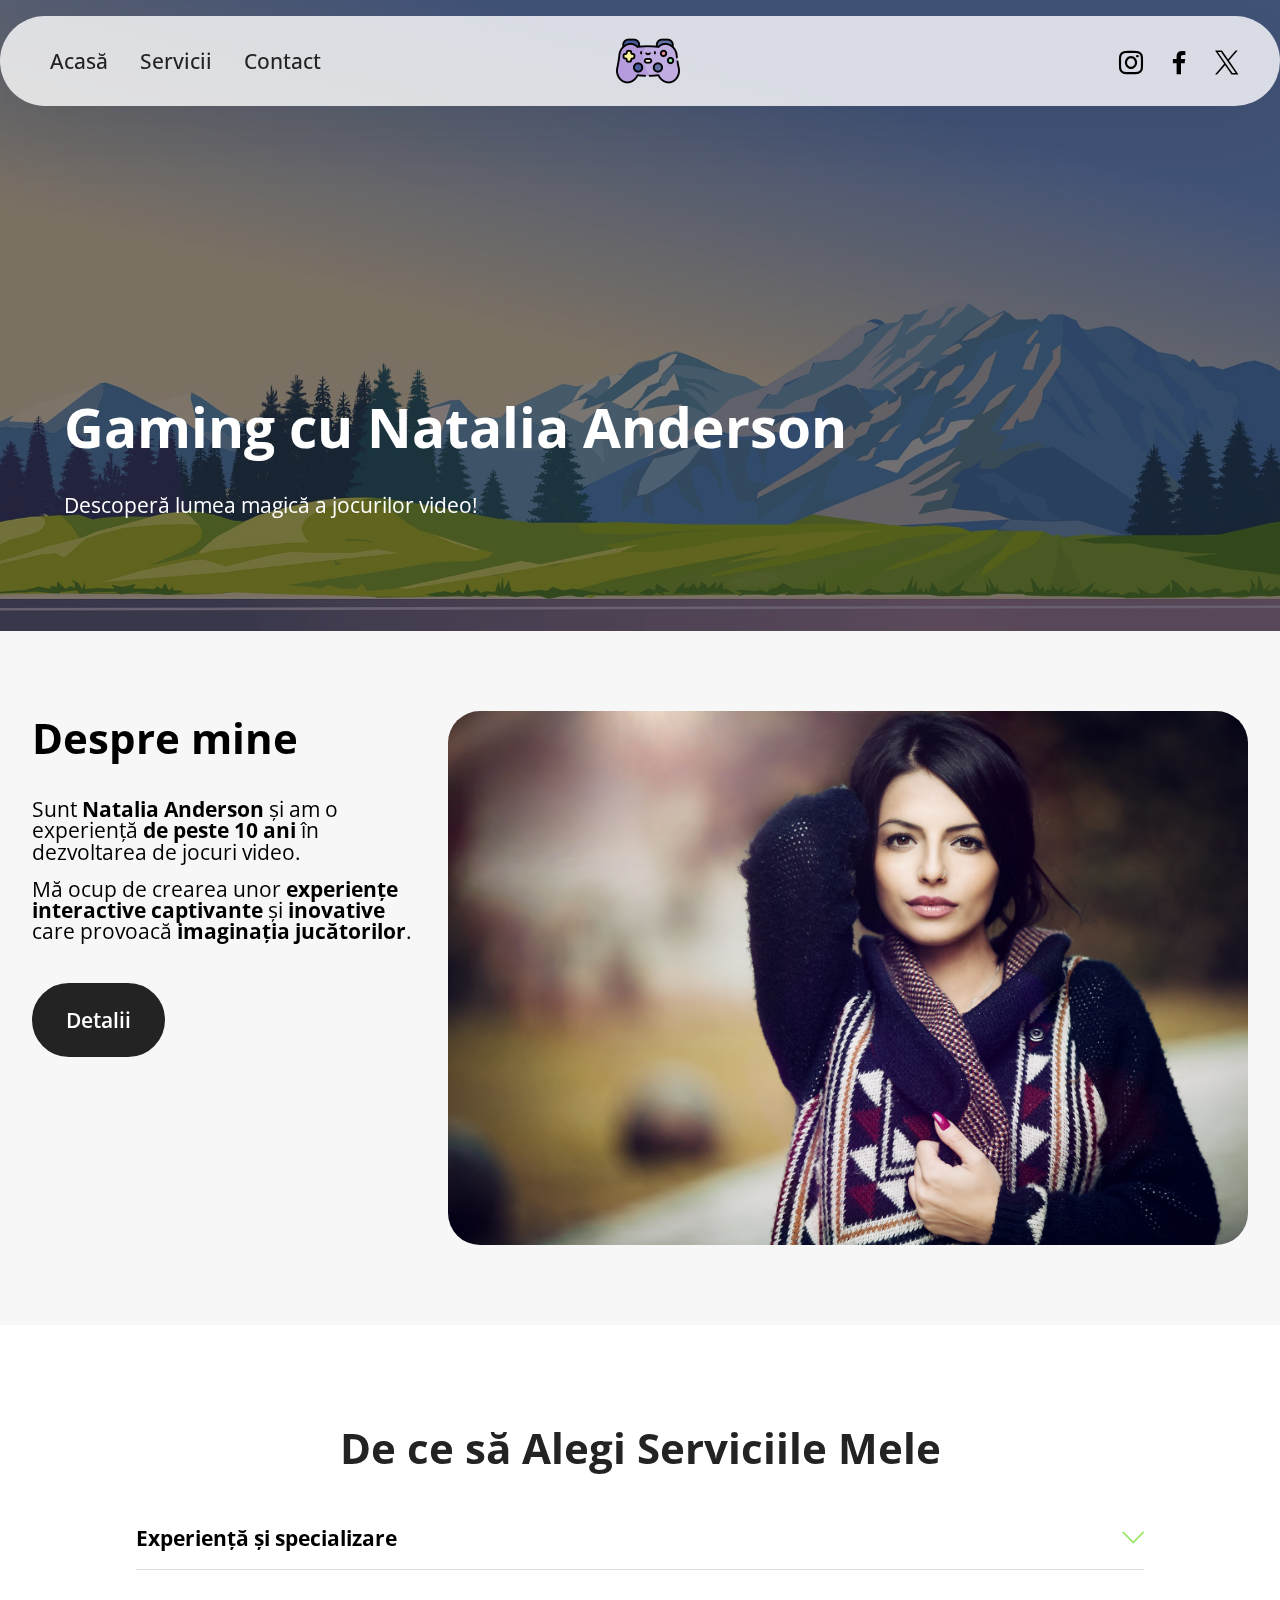
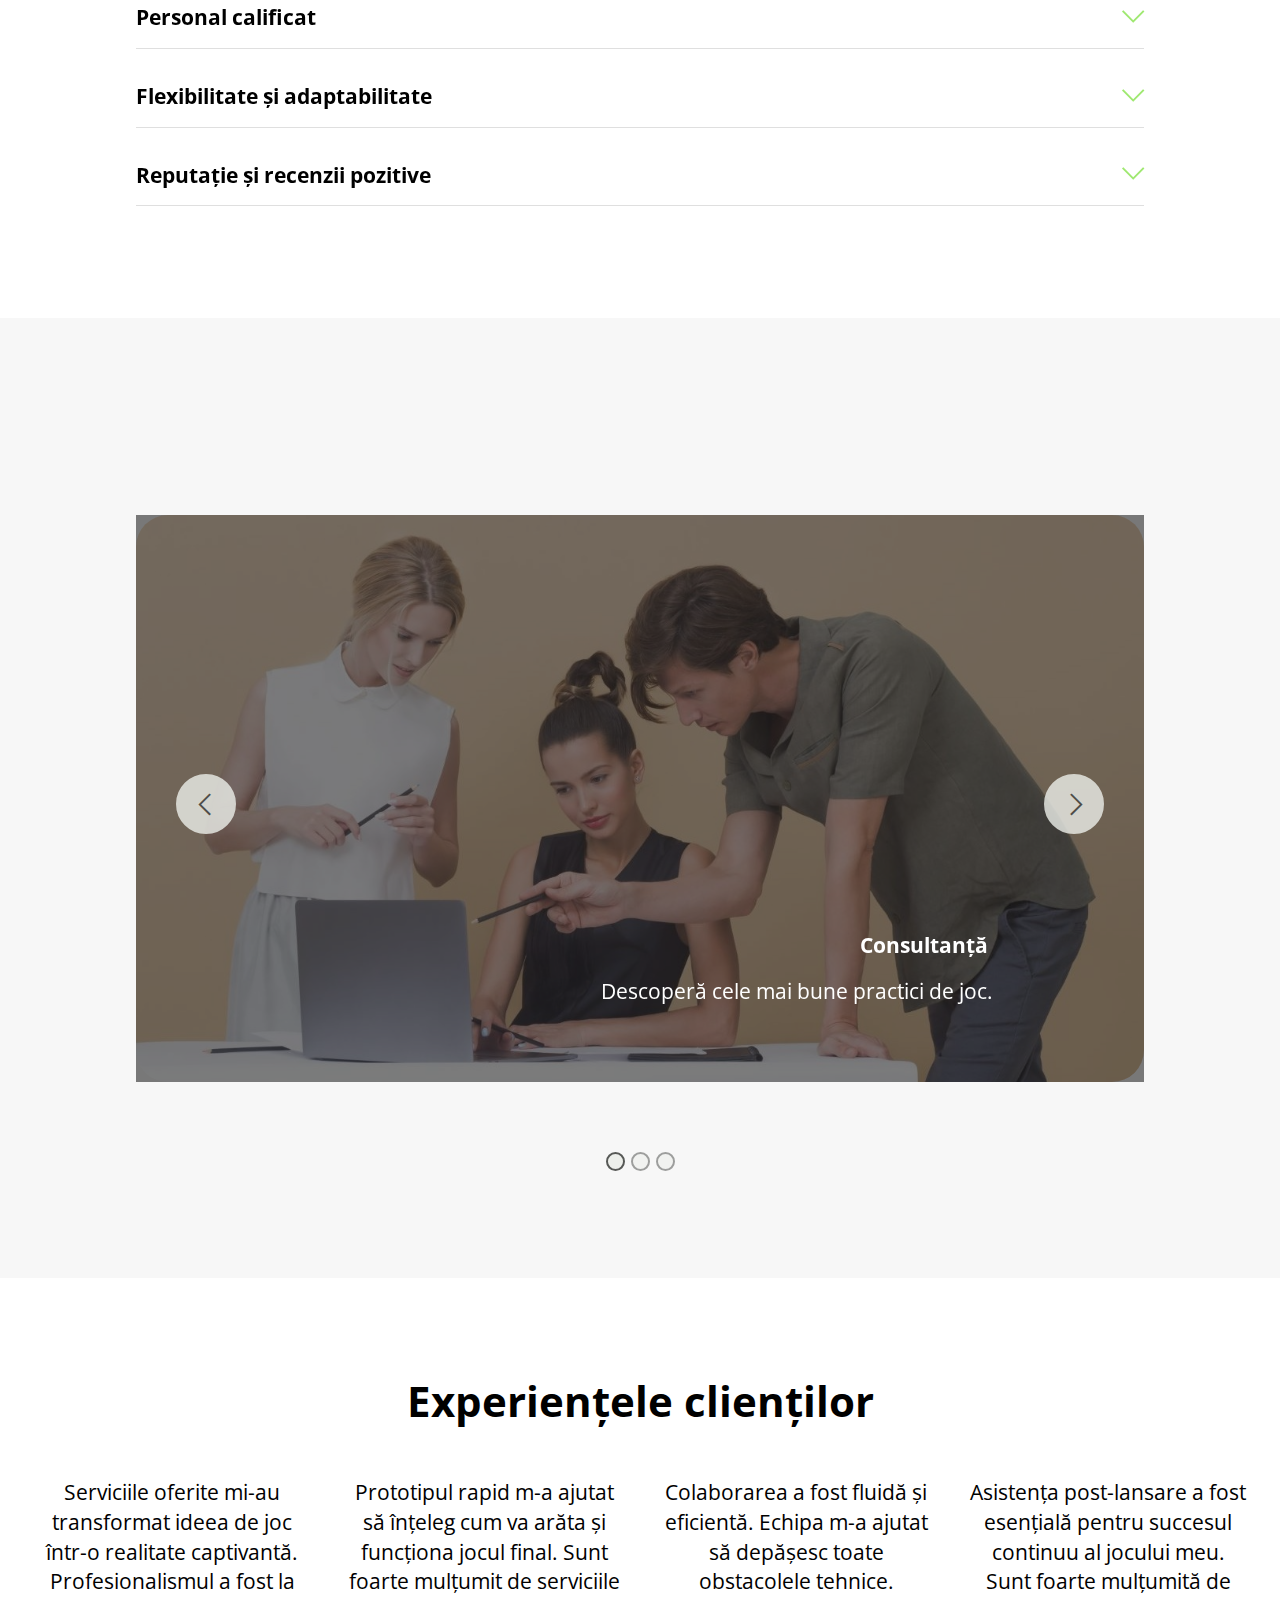
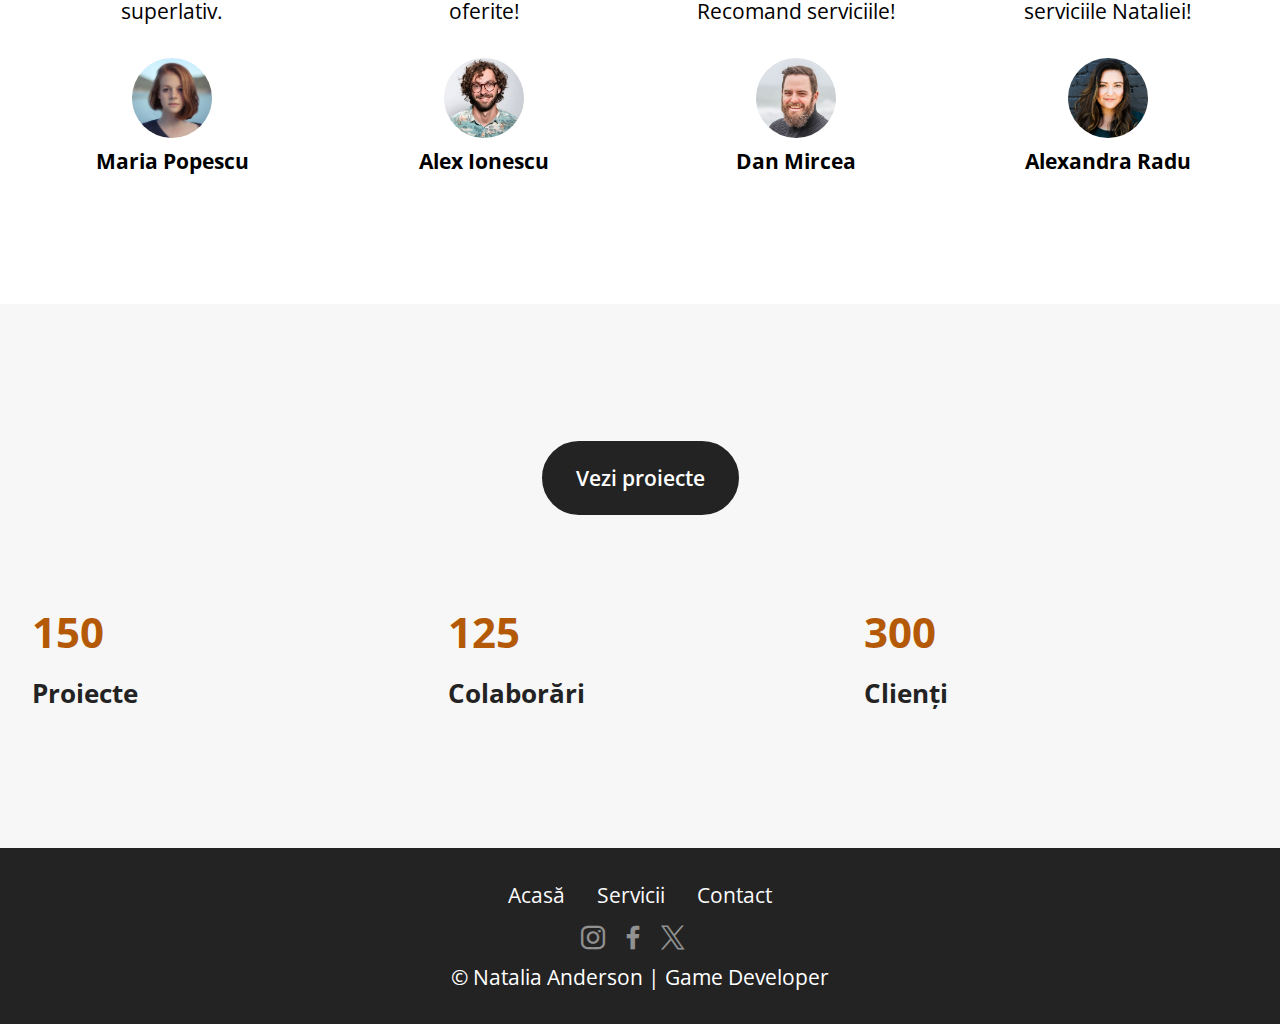
<file: index.html>
<!DOCTYPE html>
<html lang="ro">

<head>
    <meta charset="utf-8">
    <meta http-equiv="X-UA-Compatible" content="IE=edge">
    <meta name="generator" content="Mobirise v5.9.18, mobirise.com">
    <meta name="viewport" content="width=device-width, initial-scale=1, minimum-scale=1">
    <link rel="shortcut icon" href="assets/images/game-control.png" type="image/x-icon">
    <meta name="author" content="Nache Ana-Maria Alexina">
    <meta name="keywords" content="Jocuri Video, Portofoliu, Dezvolator, Consultanţă, Interactivitate">
    <meta name="description"
        content="Explorează portofoliul profesional al Nataliei Anderson, un dezvoltator pasionat de jocuri video, cu o experienţă vastă de peste 10 ani în domeniu.">

    <title>Natalia Anderson | Game Developer Portfolio</title>
    <link rel="stylesheet" href="assets/web/assets/mobirise-icons2/mobirise2.css">
    <link rel="stylesheet" href="assets/web/assets/mobirise-icons/mobirise-icons.css">
    <link rel="stylesheet" href="assets/bootstrap/css/bootstrap.min.css">
    <link rel="stylesheet" href="assets/bootstrap/css/bootstrap-grid.min.css">
    <link rel="stylesheet" href="assets/bootstrap/css/bootstrap-reboot.min.css">
    <link rel="stylesheet" href="assets/parallax/jarallax.css">
    <link rel="stylesheet" href="assets/dropdown/css/style.css">
    <link rel="stylesheet" href="assets/socicon/css/styles.css">
    <link rel="stylesheet" href="assets/theme/css/style.css">
    <link rel="preload"
        href="https://fonts.googleapis.com/css?family=Open+Sans:300,400,500,600,700,800,300i,400i,500i,600i,700i,800i&display=swap"
        as="style" onload="this.onload=null;this.rel='stylesheet'">
    <noscript>
        <link rel="stylesheet"
            href="https://fonts.googleapis.com/css?family=Open+Sans:300,400,500,600,700,800,300i,400i,500i,600i,700i,800i&display=swap">
    </noscript>
    <link rel="preload" as="style" href="assets/mobirise/css/mbr-additional.css?v=N0sNKX">
    <link rel="stylesheet" href="assets/mobirise/css/mbr-additional.css?v=N0sNKX" type="text/css">
</head>

<body>
    <header>
        <div data-bs-version="5.1" class="menu menu3 cid-uyVYTXtorR" id="menu03-2k">
            <nav class="navbar navbar-dropdown navbar-fixed-top navbar-expand-lg">
                <div class="container">
                    <div class="navbar-brand">
                        <span class="navbar-logo">
                            <a href="index.html#header18-15">
                                <img src="assets/images/game-control.png" alt="Un joystick mov." style="height: 4rem;">
                            </a>
                        </span>
                    </div>
                    <button class="navbar-toggler" type="button" data-toggle="collapse" data-bs-toggle="collapse"
                        data-target="#navbarSupportedContent" data-bs-target="#navbarSupportedContent"
                        aria-expanded="false" aria-label="Toggle navigation">
                        <span class="hamburger">
                            <span></span>
                            <span></span>
                            <span></span>
                            <span></span>
                        </span>
                    </button>
                    <div class="collapse navbar-collapse" id="navbarSupportedContent">
                        <ul class="navbar-nav nav-dropdown nav-right" data-app-modern-menu="true">
                            <li class="nav-item">
                                <a class="nav-link link text-black text-primary display-4"
                                    href="index.html#header18-15">Acasă</a>
                            </li>
                            <li class="nav-item">
                                <a class="nav-link link text-black show text-primary display-4"
                                    href="servicii.html#header18-1j" aria-expanded="false">Servicii</a>
                            </li>
                            <li class="nav-item">
                                <a class="nav-link link text-black text-primary display-4"
                                    href="contact.html#header18-1k">Contact</a>
                            </li>
                        </ul>
                        <div class="icons-menu">
                            <a class="iconfont-wrapper" href="https://www.instagram.com/" target="_blank">
                                <span class="p-2 mbr-iconfont socicon-instagram socicon"></span>
                            </a>
                            <a class="iconfont-wrapper" href="https://web.facebook.com/" target="_blank">
                                <span class="p-2 mbr-iconfont socicon-facebook socicon"></span>
                            </a>
                            <a class="iconfont-wrapper" href="https://x.com/i/flow/login" target="_blank">
                                <span class="p-2 mbr-iconfont socicon-twitter socicon"></span>
                            </a>
                        </div>
                    </div>
                </div>
            </nav>
        </div>

        <section data-bs-version="5.1" class="header18 cid-uyPC8ZkklK mbr-parallax-background" id="header18-15">
            <div class="mbr-overlay" style="opacity: 0.5; background-color: rgb(0, 0, 0);"></div>
            <div class="container-fluid">
                <div class="row">
                    <div class="content-wrap col-12 col-md-12">
                        <h1 class="mbr-section-title mbr-fonts-style mbr-white mb-4 display-1">
                            <strong><br>Gaming cu Natalia Anderson</strong>
                        </h1>
                        <p class="mbr-fonts-style mbr-text mbr-white mb-4 display-7">Descoperă lumea magică a jocurilor
                            video!</p>
                    </div>
                </div>
            </div>
        </section>
    </header>

    <section data-bs-version="5.1" class="image08 cid-uyJfzAmQsc" id="image08-d">
        <div class="container">
            <div class="row justify-content-center">
                <div class="col-lg-4">
                    <div class="col-12 col-md-12">
                        <h2 class="mbr-section-title mbr-fonts-style mt-0 mb-4 display-2"><strong>Despre mine</strong>
                        </h2>
                        <div class="mbr-section-subtitle mbr-fonts-style mt-0 mb-4 display-7">
                            <p>Sunt <strong>Natalia Anderson</strong> și am o experiență <strong>de peste 10
                                    ani</strong> în dezvoltarea de jocuri video.</p>
                            <p>Mă ocup de crearea unor <strong>experiențe interactive captivante</strong> și
                                <strong>inovative</strong> care provoacă <strong>imaginația jucătorilor</strong>.
                            </p>
                        </div>
                        <p class="mbr-section-btn item-footer mt-3 main-button"><a href="servicii.html#slider5-2l"
                                class="btn item-btn btn-black display-7">Detalii</a></p>
                    </div>
                </div>
                <div class="col-lg-8 side-features">
                    <div class="image-wrapper mb-4">
                        <img class="w-100" src="assets/images/mbr-3.jpg"
                            alt="Natalia Anderson, dezvoltatoarea jocurilor video.">
                    </div>
                </div>
            </div>
        </div>
    </section>

    <section data-bs-version="5.1" class="content16 cid-uyPEN3OVZl" id="content16-1f">
        <div class="container">
            <div class="row justify-content-center">
                <div class="col-12 col-md-10">
                    <div class="mbr-section-head align-center mb-4">
                        <h2 class="mbr-section-title mb-0 mbr-fonts-style display-2"><strong>De ce să Alegi Serviciile
                                Mele</strong></h2>
                    </div>
                    <div id="bootstrap-accordion_3" class="panel-group accordionStyles accordion" role="tablist"
                        aria-multiselectable="true">
                        <div class="card mb-3">
                            <div class="card-header" role="tab">
                                <a role="button" class="panel-title collapsed" data-toggle="collapse"
                                    data-bs-toggle="collapse" data-core="" href="#collapse1_3" aria-expanded="false">
                                    <h3 class="panel-title-edit mbr-fonts-style mb-0 display-7"><strong>Experiență și
                                            specializare</strong></h3>
                                    <span class="sign mbr-iconfont mbri-arrow-down"></span>
                                </a>
                            </div>
                            <div id="collapse1_3" class="panel-collapse noScroll collapse" role="tabpanel"
                                aria-labelledby="headingOne" data-parent="#accordion"
                                data-bs-parent="#bootstrap-accordion_3">
                                <div class="panel-body">
                                    <p class="mbr-fonts-style panel-text display-7">Am o experiență vastă și
                                        specializare în domeniul meu, asigurându-mă că toate nevoile și cerințele tale
                                        sunt îndeplinite cu profesionalism.</p>
                                </div>
                            </div>
                        </div>
                        <div class="card mb-3">
                            <div class="card-header" role="tab">
                                <a role="button" class="panel-title collapsed" data-toggle="collapse"
                                    data-bs-toggle="collapse" data-core="" href="#collapse2_3" aria-expanded="false">
                                    <h3 class="panel-title-edit mbr-fonts-style mb-0 display-7"><strong>Personal
                                            calificat</strong></h3>
                                    <span class="sign mbr-iconfont mbri-arrow-down"></span>
                                </a>
                            </div>
                            <div id="collapse2_3" class="panel-collapse noScroll collapse" role="tabpanel"
                                aria-labelledby="headingOne" data-parent="#accordion"
                                data-bs-parent="#bootstrap-accordion_3">
                                <div class="panel-body">
                                    <p class="mbr-fonts-style panel-text display-7">
                                        Echipa mea este formată din profesioniști cu abilități și cunoștințe superioare,
                                        ceea ce garantează calitatea și eficiența serviciilor oferite.</p>
                                </div>
                            </div>
                        </div>
                        <div class="card mb-3">
                            <div class="card-header" role="tab" id="headingOne">
                                <a role="button" class="panel-title collapsed" data-toggle="collapse"
                                    data-bs-toggle="collapse" data-core="" href="#collapse3_3" aria-expanded="false">
                                    <h3 class="panel-title-edit mbr-fonts-style mb-0 display-7"><strong>Flexibilitate și
                                            adaptabilitate</strong></h3>
                                    <span class="sign mbr-iconfont mbri-arrow-down"></span>
                                </a>
                            </div>
                            <div id="collapse3_3" class="panel-collapse noScroll collapse" role="tabpanel"
                                aria-labelledby="headingOne" data-parent="#accordion"
                                data-bs-parent="#bootstrap-accordion_3">
                                <div class="panel-body">
                                    <p class="mbr-fonts-style panel-text display-7">
                                        Serviciile mele sunt flexibile și pot fi adaptate pentru a se potrivi cu nevoile
                                        specifice ale fiecărui client, oferind soluții personalizate.</p>
                                </div>
                            </div>
                        </div>
                        <div class="card mb-3">
                            <div class="card-header" role="tab">
                                <a role="button" class="panel-title collapsed" data-toggle="collapse"
                                    data-bs-toggle="collapse" data-core="" href="#collapse4_3" aria-expanded="false">
                                    <h3 class="panel-title-edit mbr-fonts-style mb-0 display-7"><strong>Reputație și
                                            recenzii pozitive</strong></h3>
                                    <span class="sign mbr-iconfont mbri-arrow-down"></span>
                                </a>
                            </div>
                            <div id="collapse4_3" class="panel-collapse noScroll collapse" role="tabpanel"
                                aria-labelledby="headingOne" data-parent="#accordion"
                                data-bs-parent="#bootstrap-accordion_3">
                                <div class="panel-body">
                                    <p class="mbr-fonts-style panel-text display-7">
                                        Am o reputație excelentă și numeroase recenzii pozitive de la clienți mulțumiți,
                                        ceea ce reflectă încrederea și loialitatea față de serviciile mele.</p>
                                </div>
                            </div>
                        </div>
                    </div>
                </div>
            </div>
        </div>
    </section>

    <div data-bs-version="5.1" class="slider2 cid-uyVzVYcxH1" id="slider2-2f">
        <div class="container">
            <div class="row justify-content-center">
                <div class="col-12 col-md-10">
                    <div class="carousel slide" id="uzuec9JDVr" data-interval="5000" data-bs-interval="5000">
                        <ol class="carousel-indicators">
                            <li data-slide-to="0" data-bs-slide-to="0" class="active" data-target="#uzuec9JDVr"
                                data-bs-target="#uzuec9JDVr"></li>
                            <li data-slide-to="1" data-bs-slide-to="1" data-target="#uzuec9JDVr"
                                data-bs-target="#uzuec9JDVr"></li>
                            <li data-slide-to="2" data-bs-slide-to="2" data-target="#uzuec9JDVr"
                                data-bs-target="#uzuec9JDVr"></li>
                        </ol>
                        <div class="carousel-inner">
                            <div class="carousel-item slider-image item active">
                                <div class="item-wrapper">
                                    <div class="mbr-overlay" style="opacity: 0.6; background-color: rgb(35, 35, 35);">
                                    </div>
                                    <img class="d-block w-100" src="assets/images/echipa.jpeg"
                                        alt="O femeie cu părul blond, un bărbat și o femeie cu părul șaten, lucrând pe un laptop.">
                                    <div class="carousel-caption d-none d-md-block">
                                        <p class="mbr-section-subtitle mbr-fonts-style display-7">
                                            <strong>Consultanță&nbsp;</strong>
                                        </p>
                                        <p class="mbr-section-text mbr-fonts-style display-7">
                                            Descoperă cele mai bune practici de joc.</p>
                                    </div>
                                </div>
                            </div>
                            <div class="carousel-item slider-image item">
                                <div class="item-wrapper">
                                    <div class="mbr-overlay" style="opacity: 0.6; background-color: rgb(35, 35, 35);">
                                    </div>
                                    <img class="d-block w-100" src="assets/images/frog-9.jpeg"
                                        alt="O broască verde stând pe o piatră.">
                                    <div class="carousel-caption d-none d-md-block">
                                        <p class="mbr-section-subtitle mbr-fonts-style display-7">
                                            <strong>Jocuri Video Personalizate</strong>
                                        </p>
                                        <p class="mbr-section-text mbr-fonts-style display-7">
                                            Transformă ideile tale în realități captivante.</p>
                                    </div>
                                </div>
                            </div>
                            <div class="carousel-item slider-image item">
                                <div class="item-wrapper">
                                    <div class="mbr-overlay" style="opacity: 0.6; background-color: rgb(35, 35, 35);">
                                    </div>
                                    <img class="d-block w-100" src="assets/images/work.jpeg"
                                        alt="O fată cu părul șaten lucrând pe un laptop gri.">
                                    <div class="carousel-caption d-none d-md-block">
                                        <p class="mbr-section-subtitle mbr-fonts-style display-7"><strong>Învățare
                                                practică și interactivă</strong></p>
                                        <p class="mbr-section-text mbr-fonts-style display-7">Îmbunătățește-ţi propriul
                                            nivel în dezvoltarea jocurilor video.</p>
                                    </div>
                                </div>
                            </div>
                        </div>
                        <a class="carousel-control carousel-control-prev" role="button" data-slide="prev"
                            data-bs-slide="prev" href="#uzuec9JDVr">
                            <span class="mobi-mbri mobi-mbri-arrow-prev" aria-hidden="true"></span>
                            <span class="sr-only visually-hidden">Previous</span>
                        </a>
                        <a class="carousel-control carousel-control-next" role="button" data-slide="next"
                            data-bs-slide="next" href="#uzuec9JDVr">
                            <span class="mobi-mbri mobi-mbri-arrow-next" aria-hidden="true"></span>
                            <span class="sr-only visually-hidden">Next</span>
                        </a>
                    </div>
                </div>
            </div>
        </div>
    </div>

    <section data-bs-version="5.1" class="people05 cid-uyKESmAVfq" id="people05-z">
        <div class="container">
            <div class="row mb-5 justify-content-center">
                <div class="col-12 mb-0 content-head">
                    <h2 class="mbr-section-title mbr-fonts-style align-center mb-0 display-2"><strong>Experienţele
                            clienţilor</strong></h2>

                </div>
            </div>
            <div class="row">
                <div class="item features-without-image col-12 col-md-6 col-lg-3 active">
                    <div class="item-wrapper">
                        <div class="card-box align-left">
                            <p class="card-text mbr-fonts-style display-7">
                                Serviciile oferite mi-au transformat ideea de joc într-o realitate captivantă.
                                Profesionalismul a fost la superlativ.</p>
                            <div class="img-wrapper mt-4 mb-2">
                                <img src="assets/images/w-35.jpg" alt="Femeie cu părul scurt şi şaten."
                                    data-slide-to="0" data-bs-slide-to="0">
                            </div>
                            <p class="card-title mbr-fonts-style display-7">
                                <strong>Maria Popescu</strong>
                            </p>
                        </div>
                    </div>
                </div>
                <div class="item features-without-image col-12 col-md-6 col-lg-3">
                    <div class="item-wrapper">
                        <div class="card-box align-left">
                            <p class="card-text mbr-fonts-style display-7">
                                Prototipul rapid m-a ajutat să înțeleg cum va arăta și funcționa jocul final. Sunt
                                foarte mulţumit de serviciile oferite!</p>
                            <div class="img-wrapper mt-4 mb-2">
                                <img src="assets/images/m-3.jpeg" data-slide-to="1" data-bs-slide-to="1"
                                    alt="Bărbat cu părul şaten şi creţ şi barbă, purtând o pereche de ochelari.">
                            </div>
                            <p class="card-title mbr-fonts-style display-7">
                                <strong>Alex Ionescu</strong>
                            </p>
                        </div>
                    </div>
                </div>
                <div class="item features-without-image col-12 col-md-6 col-lg-3">
                    <div class="item-wrapper">
                        <div class="card-box align-left">
                            <p class="card-text mbr-fonts-style display-7">
                                Colaborarea a fost fluidă și eficientă. Echipa m-a ajutat să depășesc toate obstacolele
                                tehnice. Recomand serviciile!</p>
                            <div class="img-wrapper mt-4 mb-2">
                                <img src="assets/images/m-23.jpeg" data-slide-to="2" data-bs-slide-to="2"
                                    alt="Bărbat cu părul şaten şi cu barbă, zâmbind.">
                            </div>
                            <p class="card-title mbr-fonts-style display-7">
                                <strong>Dan Mircea</strong>
                            </p>
                        </div>
                    </div>
                </div>

                <div class="item features-without-image col-12 col-md-6 col-lg-3">
                    <div class="item-wrapper">
                        <div class="card-box align-left">
                            <p class="card-text mbr-fonts-style display-7">
                                Asistența post-lansare a fost esențială pentru succesul continuu al jocului meu. Sunt
                                foarte mulţumită de serviciile Nataliei!</p>
                            <div class="img-wrapper mt-4 mb-2">
                                <img src="assets/images/w-21.jpeg" data-slide-to="4" data-bs-slide-to="4"
                                    alt="Femeie cu părul şaten şi lung, purtând un tricou albastru, stând lângă un zid de cărămidă.">
                            </div>
                            <p class="card-title mbr-fonts-style display-7">
                                <strong>Alexandra Radu</strong>
                            </p>
                        </div>
                    </div>
                </div>
            </div>
        </div>
    </section>

    <div data-bs-version="5.1" class="counter1 counters cid-uyKRtmX77E" id="counter1-13">
        <div class="container">
            <div class="row justify-content-center">
                <div class="col-12 content-head">
                    <div class="card-wrapper mb-5">
                        <div class="card-box align-center">
                            <p class="mbr-section-btn mt-4"><a class="btn btn-black display-7"
                                    href="servicii.html#gallery2-1v">Vezi proiecte</a></p>
                        </div>
                    </div>
                </div>
            </div>
            <div class="row content-row mt-4">
                <div class="item features-without-image col-12 col-md-6 col-lg-4 item-mb active">
                    <div class="item-wrapper">
                        <div class="title mb-3">
                            <p class="count mbr-fonts-style display-2">
                                150
                            </p>
                        </div>
                        <p class="card-title mbr-fonts-style display-5">
                            <strong>Proiecte</strong>
                        </p>
                    </div>
                </div>
                <div class="item features-without-image col-12 col-md-6 col-lg-4 item-mb">
                    <div class="item-wrapper">
                        <div class="title mb-3">
                            <p class="count mbr-fonts-style display-2">
                                125
                            </p>
                        </div>
                        <p class="card-title mbr-fonts-style display-5">
                            <strong>Colaborări</strong>
                        </p>
                    </div>
                </div>
                <div class="item features-without-image col-12 col-md-6 col-lg-4 item-mb">
                    <div class="item-wrapper">
                        <div class="title mb-3">
                            <p class="count mbr-fonts-style display-2">
                                300
                            </p>
                        </div>
                        <p class="card-title mbr-fonts-style display-5">
                            <strong>Clienţi</strong>
                        </p>
                    </div>
                </div>
            </div>
        </div>
    </div>

    <footer>
        <div data-bs-version="5.1" class="footer3 cid-uyJQKhFc2T" id="footer3-p">
            <div class="container">
                <div class="media-container-row align-center mbr-white">
                    <div class="row row-links">
                        <ul class="foot-menu">
                            <li class="foot-menu-item mbr-fonts-style display-7">
                                <em><a class="text-white" href="index.html">Acasă</a></em>
                            </li>
                            <li class="foot-menu-item mbr-fonts-style display-7"><a href="servicii.html"
                                    class="text-white">Servicii</a></li>
                            <li class="foot-menu-item mbr-fonts-style display-7"><a href="contact.html"
                                    class="text-white">Contact</a></li>
                        </ul>
                    </div>
                    <div class="row social-row">
                        <div class="social-list align-right pb-2">
                            <div class="soc-item">
                                <a href="https://www.instagram.com/" target="_blank">
                                    <span class="mbr-iconfont mbr-iconfont-social socicon-instagram socicon"></span>
                                </a>
                            </div>
                            <div class="soc-item">
                                <a href="https://web.facebook.com/" target="_blank">
                                    <span class="mbr-iconfont mbr-iconfont-social socicon-facebook socicon"></span>
                                </a>
                            </div>
                            <div class="soc-item">
                                <a href="https://x.com/i/flow/login" target="_blank">
                                    <span class="mbr-iconfont mbr-iconfont-social socicon-twitter socicon"></span>
                                </a>
                            </div>
                        </div>
                    </div>
                    <div class="row row-copirayt">
                        <p class="mbr-text mb-0 mbr-fonts-style mbr-white align-center display-7">
                            © Natalia Anderson | Game Developer</p>
                    </div>
                </div>
            </div>
        </div>
    </footer>

    <script src="assets/bootstrap/js/bootstrap.bundle.min.js"></script>
    <script src="assets/parallax/jarallax.js"></script>
    <script src="assets/smoothscroll/smooth-scroll.js"></script>
    <script src="assets/ytplayer/index.js"></script>
    <script src="assets/dropdown/js/navbar-dropdown.js"></script>
    <script src="assets/mbr-switch-arrow/mbr-switch-arrow.js"></script>
    <script src="assets/viewportchecker/viewportchecker.js"></script>
    <script src="assets/theme/js/script.js"></script>
</body>

</html>
</file>
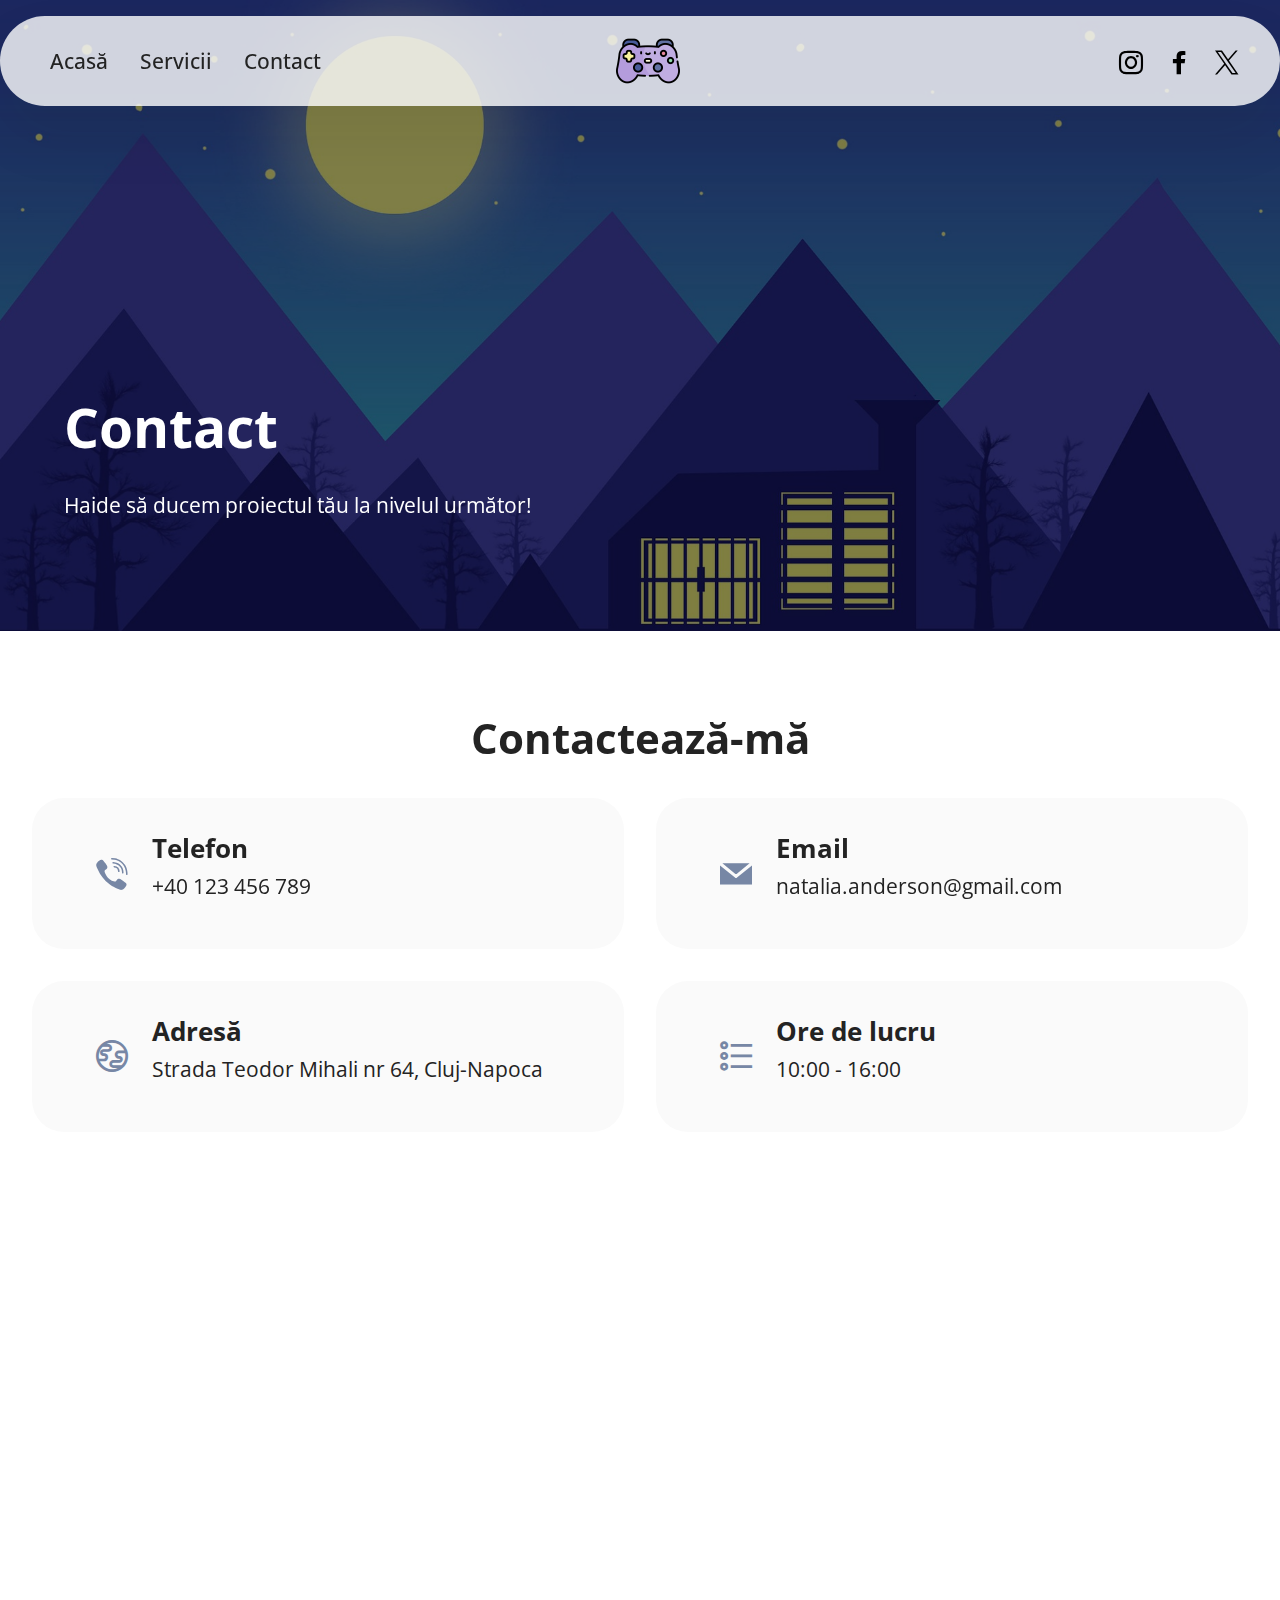
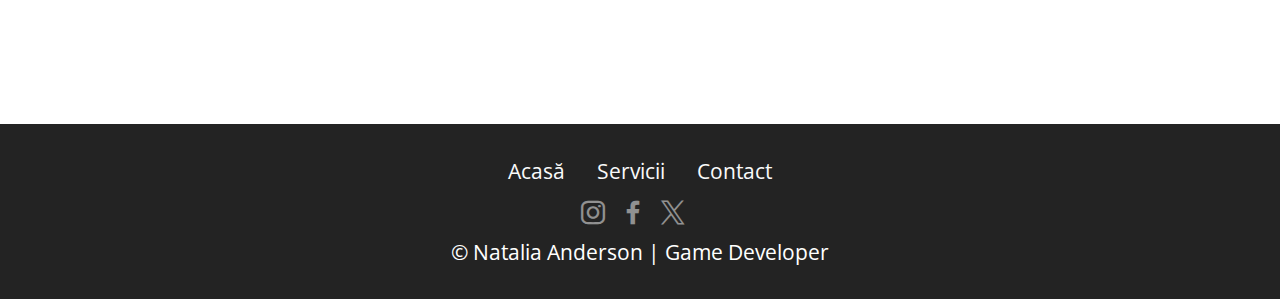
<file: contact.html>
<!DOCTYPE html>
<html lang="ro">

<head>
    <meta charset="UTF-8">
    <meta http-equiv="X-UA-Compatible" content="IE=edge">
    <meta name="generator" content="Mobirise v5.9.18, mobirise.com">
    <meta name="viewport" content="width=device-width, initial-scale=1, minimum-scale=1">
    <link rel="shortcut icon" href="assets/images/game-control.png" type="image/x-icon">
    <meta name="author" content="Nache Ana-Maria Alexina">
    <meta name="keywords" content="Portofoliu, Video Games, Contact, Instagram, Facebook, Twitter">
    <meta name="description"
        content="Contactează-mă pentru a colabora sau pentru a crea proiecte de succes în lumea magică și captivantă a jocurilor video. Folosind cele mai noi tehnologii și metode inovatoare, mă angajez să îți ofer servicii de cea mai înaltă calitate.">

    <title>Natalia Anderson :: Contact</title>
    <link rel="stylesheet" href="assets/web/assets/mobirise-icons2/mobirise2.css">
    <link rel="stylesheet" href="assets/bootstrap/css/bootstrap.min.css">
    <link rel="stylesheet" href="assets/bootstrap/css/bootstrap-grid.min.css">
    <link rel="stylesheet" href="assets/bootstrap/css/bootstrap-reboot.min.css">
    <link rel="stylesheet" href="assets/parallax/jarallax.css">
    <link rel="stylesheet" href="assets/dropdown/css/style.css">
    <link rel="stylesheet" href="assets/socicon/css/styles.css">
    <link rel="stylesheet" href="assets/theme/css/style.css">
    <link rel="preload"
        href="https://fonts.googleapis.com/css?family=Open+Sans:300,400,500,600,700,800,300i,400i,500i,600i,700i,800i&display=swap"
        as="style" onload="this.onload=null;this.rel='stylesheet'">
    <noscript>
        <link rel="stylesheet"
            href="https://fonts.googleapis.com/css?family=Open+Sans:300,400,500,600,700,800,300i,400i,500i,600i,700i,800i&display=swap">
    </noscript>
    <link rel="preload" as="style" href="assets/mobirise/css/mbr-additional.css?v=feC3gH">
    <link rel="stylesheet" href="assets/mobirise/css/mbr-additional.css?v=feC3gH" type="text/css">
</head>

<body>
    <header>
        <div data-bs-version="5.1" class="menu menu3 cid-uyVYTXtorR" id="menu03-2k">
            <nav class="navbar navbar-dropdown navbar-fixed-top navbar-expand-lg">
                <div class="container">
                    <div class="navbar-brand">
                        <span class="navbar-logo">
                            <a href="index.html#header18-15">
                                <img src="assets/images/game-control.png" alt="Un joystick mov." style="height: 4rem;">
                            </a>
                        </span>
                    </div>
                    <button class="navbar-toggler" type="button" data-toggle="collapse" data-bs-toggle="collapse"
                        data-target="#navbarSupportedContent" data-bs-target="#navbarSupportedContent"
                        aria-expanded="false" aria-label="Toggle navigation">
                        <span class="hamburger">
                            <span></span>
                            <span></span>
                            <span></span>
                            <span></span>
                        </span>
                    </button>
                    <div class="collapse navbar-collapse" id="navbarSupportedContent">
                        <ul class="navbar-nav nav-dropdown nav-right" data-app-modern-menu="true">
                            <li class="nav-item">
                                <a class="nav-link link text-black text-primary display-4"
                                    href="index.html#header18-15">Acasă</a>
                            </li>
                            <li class="nav-item">
                                <a class="nav-link link text-black show text-primary display-4"
                                    href="servicii.html#header18-1j" aria-expanded="false">Servicii</a>
                            </li>
                            <li class="nav-item">
                                <a class="nav-link link text-black text-primary display-4"
                                    href="contact.html#header18-1k">Contact</a>
                            </li>
                        </ul>
                        <div class="icons-menu">
                            <a class="iconfont-wrapper" href="https://www.instagram.com/" target="_blank">
                                <span class="p-2 mbr-iconfont socicon-instagram socicon"></span>
                            </a>
                            <a class="iconfont-wrapper" href="https://web.facebook.com/" target="_blank">
                                <span class="p-2 mbr-iconfont socicon-facebook socicon"></span>
                            </a>
                            <a class="iconfont-wrapper" href="https://x.com/i/flow/login" target="_blank">
                                <span class="p-2 mbr-iconfont socicon-twitter socicon"></span>
                            </a>
                        </div>
                    </div>
                </div>
            </nav>
        </div>

        <section data-bs-version="5.1" class="header18 cid-uyPKEpGZbZ mbr-parallax-background" id="header18-1k">
            <div class="mbr-overlay" style="opacity: 0.5; background-color: rgb(0, 0, 0);"></div>
            <div class="container-fluid">
                <div class="row">
                    <div class="content-wrap col-12 col-md-12">
                        <h1 class="mbr-section-title mbr-fonts-style mbr-white mb-4 display-1">
                            <strong><br>Contact</strong>
                        </h1>
                        <p class="mbr-fonts-style mbr-text mbr-white mb-4 display-7">Haide să ducem proiectul tău la
                            nivelul
                            următor!</p>
                    </div>
                </div>
            </div>
        </section>
    </header>

    <section data-bs-version="5.1" class="contacts2 cid-uyQHnPa08N" id="contacts2-1s">
        <div class="container">
            <div class="mbr-section-head">
                <h2 class="mbr-section-title mbr-fonts-style align-center mb-0 display-2">
                    <strong>Contactează-mă</strong>
                </h2>
            </div>
            <div class="row justify-content-center mt-4">
                <div class="card col-12 col-md-6">
                    <div class="card-wrapper">
                        <div class="image-wrapper">
                            <span class="mbr-iconfont socicon-viber socicon"
                                style="color: rgb(119, 135, 165); fill: rgb(119, 135, 165);"></span>
                        </div>
                        <div class="text-wrapper">
                            <p class="card-title mbr-fonts-style mb-1 display-5">
                                <strong>Telefon</strong>
                            </p>
                            <p class="mbr-text mbr-fonts-style display-7">+40 123 456 789</p>
                        </div>
                    </div>
                </div>
                <div class="card col-12 col-md-6">
                    <div class="card-wrapper">
                        <div class="image-wrapper">
                            <span class="mbr-iconfont socicon-mail socicon"
                                style="color: rgb(119, 135, 165); fill: rgb(119, 135, 165);"></span>
                        </div>
                        <div class="text-wrapper">
                            <p class="card-title mbr-fonts-style mb-1 display-5">
                                <strong>Email</strong>
                            </p>
                            <p class="mbr-text mbr-fonts-style display-7">natalia.anderson@gmail.com</p>
                        </div>
                    </div>
                </div>
                <div class="card col-12 col-md-6">
                    <div class="card-wrapper">
                        <div class="image-wrapper">
                            <span class="mbr-iconfont mobi-mbri-globe mobi-mbri"
                                style="color: rgb(119, 135, 165); fill: rgb(119, 135, 165);"></span>
                        </div>
                        <div class="text-wrapper">
                            <p class="card-title mbr-fonts-style mb-1 display-5">
                                <strong>Adresă</strong>
                            </p>
                            <p class="mbr-text mbr-fonts-style display-7">
                                Strada Teodor Mihali nr 64, Cluj-Napoca&nbsp;</p>
                        </div>
                    </div>
                </div>
                <div class="card col-12 col-md-6">
                    <div class="card-wrapper">
                        <div class="image-wrapper">
                            <span class="mbr-iconfont mobi-mbri-bulleted-list mobi-mbri"
                                style="color: rgb(119, 135, 165); fill: rgb(119, 135, 165);"></span>
                        </div>
                        <div class="text-wrapper">
                            <p class="card-title mbr-fonts-style mb-1 display-5"><strong>Ore de lucru</strong></p>
                            <p class="mbr-text mbr-fonts-style display-7">
                                10:00 - 16:00
                            </p>
                        </div>
                    </div>
                </div>
            </div>
        </div>
    </section>

    <div data-bs-version="5.1" class="map2 cid-uyQFdX4kSX" id="map2-1o">
        <div>
            <div class="google-map"><iframe style="border:0"
                    src="https://www.google.com/maps/embed?pb=!1m18!1m12!1m3!1d966.1375087884097!2d23.622733779021484!3d46.77180409536224!2m3!1f0!2f0!3f0!3m2!1i1024!2i768!4f13.1!3m3!1m2!1s0x47490c1545e246df%3A0x19020a5c7d3f61f2!2sUnited%20Business%20Center%20Riviera!5e0!3m2!1sro!2sro!4v1735934176861!5m2!1sro!2sro"
                    allowfullscreen=""></iframe></div>
        </div>
    </div>

    <footer>
        <div data-bs-version="5.1" class="footer3 cid-uyJQKhFc2T" id="footer3-p">
            <div class="container">
                <div class="media-container-row align-center mbr-white">
                    <div class="row row-links">
                        <ul class="foot-menu">
                            <li class="foot-menu-item mbr-fonts-style display-7">
                                <em><a class="text-white" href="index.html">Acasă</a></em>
                            </li>
                            <li class="foot-menu-item mbr-fonts-style display-7"><a href="servicii.html"
                                    class="text-white">Servicii</a></li>
                            <li class="foot-menu-item mbr-fonts-style display-7"><a href="contact.html"
                                    class="text-white">Contact</a></li>
                        </ul>
                    </div>
                    <div class="row social-row">
                        <div class="social-list align-right pb-2">
                            <div class="soc-item">
                                <a href="https://www.instagram.com/" target="_blank">
                                    <span class="mbr-iconfont mbr-iconfont-social socicon-instagram socicon"></span>
                                </a>
                            </div>
                            <div class="soc-item">
                                <a href="https://web.facebook.com/" target="_blank">
                                    <span class="mbr-iconfont mbr-iconfont-social socicon-facebook socicon"></span>
                                </a>
                            </div>
                            <div class="soc-item">
                                <a href="https://x.com/i/flow/login" target="_blank">
                                    <span class="mbr-iconfont mbr-iconfont-social socicon-twitter socicon"></span>
                                </a>
                            </div>
                        </div>
                    </div>
                    <div class="row row-copirayt">
                        <p class="mbr-text mb-0 mbr-fonts-style mbr-white align-center display-7">
                            © Natalia Anderson | Game Developer</p>
                    </div>
                </div>
            </div>
        </div>
    </footer>

    <script src="assets/bootstrap/js/bootstrap.bundle.min.js"></script>
    <script src="assets/parallax/jarallax.js"></script>
    <script src="assets/smoothscroll/smooth-scroll.js"></script>
    <script src="assets/ytplayer/index.js"></script>
    <script src="assets/dropdown/js/navbar-dropdown.js"></script>
    <script src="assets/theme/js/script.js"></script>
</body>

</html>
</file>
<file: assets/web/assets/mobirise-icons2/mobirise2.css>
@font-face {
  font-family: 'Moririse2';
  font-display: swap;
  src:  url('mobirise2.eot?f2bix4');
  src:  url('mobirise2.eot?f2bix4#iefix') format('embedded-opentype'),
    url('mobirise2.ttf?f2bix4') format('truetype'),
    url('mobirise2.woff?f2bix4') format('woff'),
    url('mobirise2.svg?f2bix4#mobirise2') format('svg');
  font-weight: normal;
  font-style: normal;
}

[class^="mobi-"], [class*=" mobi-"] {
  /* use !important to prevent issues with browser extensions that change fonts */
  font-family: 'Moririse2' !important;
  speak: none;
  font-style: normal;
  font-weight: normal;
  font-variant: normal;
  text-transform: none;
  line-height: 1;

  /* Better Font Rendering =========== */
  -webkit-font-smoothing: antialiased;
  -moz-osx-font-smoothing: grayscale;
}

.mobi-mbri-add-submenu:before {
  content: "\e900";
}
.mobi-mbri-alert:before {
  content: "\e901";
}
.mobi-mbri-align-center:before {
  content: "\e902";
}
.mobi-mbri-align-justify:before {
  content: "\e903";
}
.mobi-mbri-align-left:before {
  content: "\e904";
}
.mobi-mbri-align-right:before {
  content: "\e905";
}
.mobi-mbri-android:before {
  content: "\e906";
}
.mobi-mbri-apple:before {
  content: "\e907";
}
.mobi-mbri-arrow-down:before {
  content: "\e908";
}
.mobi-mbri-arrow-next:before {
  content: "\e909";
}
.mobi-mbri-arrow-prev:before {
  content: "\e90a";
}
.mobi-mbri-arrow-up:before {
  content: "\e90b";
}
.mobi-mbri-bold:before {
  content: "\e90c";
}
.mobi-mbri-bookmark:before {
  content: "\e90d";
}
.mobi-mbri-bootstrap:before {
  content: "\e90e";
}
.mobi-mbri-briefcase:before {
  content: "\e90f";
}
.mobi-mbri-browse:before {
  content: "\e910";
}
.mobi-mbri-bulleted-list:before {
  content: "\e911";
}
.mobi-mbri-calendar:before {
  content: "\e912";
}
.mobi-mbri-camera:before {
  content: "\e913";
}
.mobi-mbri-cart-add:before {
  content: "\e914";
}
.mobi-mbri-cart-full:before {
  content: "\e915";
}
.mobi-mbri-cash:before {
  content: "\e916";
}
.mobi-mbri-change-style:before {
  content: "\e917";
}
.mobi-mbri-chat:before {
  content: "\e918";
}
.mobi-mbri-clock:before {
  content: "\e919";
}
.mobi-mbri-close:before {
  content: "\e91a";
}
.mobi-mbri-cloud:before {
  content: "\e91b";
}
.mobi-mbri-code:before {
  content: "\e91c";
}
.mobi-mbri-contact-form:before {
  content: "\e91d";
}
.mobi-mbri-credit-card:before {
  content: "\e91e";
}
.mobi-mbri-cursor-click:before {
  content: "\e91f";
}
.mobi-mbri-cust-feedback:before {
  content: "\e920";
}
.mobi-mbri-database:before {
  content: "\e921";
}
.mobi-mbri-delivery:before {
  content: "\e922";
}
.mobi-mbri-desktop:before {
  content: "\e923";
}
.mobi-mbri-devices:before {
  content: "\e924";
}
.mobi-mbri-down:before {
  content: "\e925";
}
.mobi-mbri-download-2:before {
  content: "\e926";
}
.mobi-mbri-download:before {
  content: "\e927";
}
.mobi-mbri-drag-n-drop-2:before {
  content: "\e928";
}
.mobi-mbri-drag-n-drop:before {
  content: "\e929";
}
.mobi-mbri-edit-2:before {
  content: "\e92a";
}
.mobi-mbri-edit:before {
  content: "\e92b";
}
.mobi-mbri-error:before {
  content: "\e92c";
}
.mobi-mbri-extension:before {
  content: "\e92d";
}
.mobi-mbri-features:before {
  content: "\e92e";
}
.mobi-mbri-file:before {
  content: "\e92f";
}
.mobi-mbri-flag:before {
  content: "\e930";
}
.mobi-mbri-folder:before {
  content: "\e931";
}
.mobi-mbri-gift:before {
  content: "\e932";
}
.mobi-mbri-github:before {
  content: "\e933";
}
.mobi-mbri-globe-2:before {
  content: "\e934";
}
.mobi-mbri-globe:before {
  content: "\e935";
}
.mobi-mbri-growing-chart:before {
  content: "\e936";
}
.mobi-mbri-hearth:before {
  content: "\e937";
}
.mobi-mbri-help:before {
  content: "\e938";
}
.mobi-mbri-home:before {
  content: "\e939";
}
.mobi-mbri-hot-cup:before {
  content: "\e93a";
}
.mobi-mbri-idea:before {
  content: "\e93b";
}
.mobi-mbri-image-gallery:before {
  content: "\e93c";
}
.mobi-mbri-image-slider:before {
  content: "\e93d";
}
.mobi-mbri-info:before {
  content: "\e93e";
}
.mobi-mbri-italic:before {
  content: "\e93f";
}
.mobi-mbri-key:before {
  content: "\e940";
}
.mobi-mbri-laptop:before {
  content: "\e941";
}
.mobi-mbri-layers:before {
  content: "\e942";
}
.mobi-mbri-left-right:before {
  content: "\e943";
}
.mobi-mbri-left:before {
  content: "\e944";
}
.mobi-mbri-letter:before {
  content: "\e945";
}
.mobi-mbri-like:before {
  content: "\e946";
}
.mobi-mbri-link:before {
  content: "\e947";
}
.mobi-mbri-lock:before {
  content: "\e948";
}
.mobi-mbri-login:before {
  content: "\e949";
}
.mobi-mbri-logout:before {
  content: "\e94a";
}
.mobi-mbri-magic-stick:before {
  content: "\e94b";
}
.mobi-mbri-map-pin:before {
  content: "\e94c";
}
.mobi-mbri-menu:before {
  content: "\e94d";
}
.mobi-mbri-mobile-2:before {
  content: "\e94e";
}
.mobi-mbri-mobile-horizontal:before {
  content: "\e94f";
}
.mobi-mbri-mobile:before {
  content: "\e950";
}
.mobi-mbri-mobirise:before {
  content: "\e951";
}
.mobi-mbri-more-horizontal:before {
  content: "\e952";
}
.mobi-mbri-more-vertical:before {
  content: "\e953";
}
.mobi-mbri-music:before {
  content: "\e954";
}
.mobi-mbri-new-file:before {
  content: "\e955";
}
.mobi-mbri-numbered-list:before {
  content: "\e956";
}
.mobi-mbri-opened-folder:before {
  content: "\e957";
}
.mobi-mbri-pages:before {
  content: "\e958";
}
.mobi-mbri-paper-plane:before {
  content: "\e959";
}
.mobi-mbri-paperclip:before {
  content: "\e95a";
}
.mobi-mbri-phone:before {
  content: "\e95b";
}
.mobi-mbri-photo:before {
  content: "\e95c";
}
.mobi-mbri-photos:before {
  content: "\e95d";
}
.mobi-mbri-pin:before {
  content: "\e95e";
}
.mobi-mbri-play:before {
  content: "\e95f";
}
.mobi-mbri-plus:before {
  content: "\e960";
}
.mobi-mbri-preview:before {
  content: "\e961";
}
.mobi-mbri-print:before {
  content: "\e962";
}
.mobi-mbri-protect:before {
  content: "\e963";
}
.mobi-mbri-question:before {
  content: "\e964";
}
.mobi-mbri-quote-left:before {
  content: "\e965";
}
.mobi-mbri-quote-right:before {
  content: "\e966";
}
.mobi-mbri-redo:before {
  content: "\e967";
}
.mobi-mbri-refresh:before {
  content: "\e968";
}
.mobi-mbri-responsive-2:before {
  content: "\e969";
}
.mobi-mbri-responsive:before {
  content: "\e96a";
}
.mobi-mbri-right:before {
  content: "\e96b";
}
.mobi-mbri-rocket:before {
  content: "\e96c";
}
.mobi-mbri-sad-face:before {
  content: "\e96d";
}
.mobi-mbri-sale:before {
  content: "\e96e";
}
.mobi-mbri-save:before {
  content: "\e96f";
}
.mobi-mbri-search:before {
  content: "\e970";
}
.mobi-mbri-setting-2:before {
  content: "\e971";
}
.mobi-mbri-setting-3:before {
  content: "\e972";
}
.mobi-mbri-setting:before {
  content: "\e973";
}
.mobi-mbri-share:before {
  content: "\e974";
}
.mobi-mbri-shopping-bag:before {
  content: "\e975";
}
.mobi-mbri-shopping-basket:before {
  content: "\e976";
}
.mobi-mbri-shopping-cart:before {
  content: "\e977";
}
.mobi-mbri-sites:before {
  content: "\e978";
}
.mobi-mbri-smile-face:before {
  content: "\e979";
}
.mobi-mbri-speed:before {
  content: "\e97a";
}
.mobi-mbri-star:before {
  content: "\e97b";
}
.mobi-mbri-success:before {
  content: "\e97c";
}
.mobi-mbri-sun:before {
  content: "\e97d";
}
.mobi-mbri-sun2:before {
  content: "\e97e";
}
.mobi-mbri-tablet-vertical:before {
  content: "\e97f";
}
.mobi-mbri-tablet:before {
  content: "\e980";
}
.mobi-mbri-target:before {
  content: "\e981";
}
.mobi-mbri-timer:before {
  content: "\e982";
}
.mobi-mbri-to-ftp:before {
  content: "\e983";
}
.mobi-mbri-to-local-drive:before {
  content: "\e984";
}
.mobi-mbri-touch-swipe:before {
  content: "\e985";
}
.mobi-mbri-touch:before {
  content: "\e986";
}
.mobi-mbri-trash:before {
  content: "\e987";
}
.mobi-mbri-underline:before {
  content: "\e988";
}
.mobi-mbri-undo:before {
  content: "\e989";
}
.mobi-mbri-unlink:before {
  content: "\e98a";
}
.mobi-mbri-unlock:before {
  content: "\e98b";
}
.mobi-mbri-up-down:before {
  content: "\e98c";
}
.mobi-mbri-up:before {
  content: "\e98d";
}
.mobi-mbri-update:before {
  content: "\e98e";
}
.mobi-mbri-upload-2:before {
  content: "\e98f";
}
.mobi-mbri-upload:before {
  content: "\e990";
}
.mobi-mbri-user-2:before {
  content: "\e991";
}
.mobi-mbri-user:before {
  content: "\e992";
}
.mobi-mbri-users:before {
  content: "\e993";
}
.mobi-mbri-video-play:before {
  content: "\e994";
}
.mobi-mbri-video:before {
  content: "\e995";
}
.mobi-mbri-watch:before {
  content: "\e996";
}
.mobi-mbri-website-theme-2:before {
  content: "\e997";
}
.mobi-mbri-website-theme:before {
  content: "\e998";
}
.mobi-mbri-wifi:before {
  content: "\e999";
}
.mobi-mbri-windows:before {
  content: "\e99a";
}
.mobi-mbri-zoom-in:before {
  content: "\e99b";
}
.mobi-mbri-zoom-out:before {
  content: "\e99c";
}
</file>
<file: assets/web/assets/mobirise-icons/mobirise-icons.css>
@font-face {
  font-family: 'MobiriseIcons';
  src:  url('mobirise-icons.eot?spat4u');
  src:  url('mobirise-icons.eot?spat4u#iefix') format('embedded-opentype'),
    url('mobirise-icons.ttf?spat4u') format('truetype'),
    url('mobirise-icons.woff?spat4u') format('woff'),
    url('mobirise-icons.svg?spat4u#MobiriseIcons') format('svg');
  font-weight: normal;
  font-style: normal;
  font-display: swap;
}

[class^="mbri-"], [class*=" mbri-"] {
  /* use !important to prevent issues with browser extensions that change fonts */
  font-family: MobiriseIcons !important;
  speak: none;
  font-style: normal;
  font-weight: normal;
  font-variant: normal;
  text-transform: none;
  line-height: 1;

  /* Better Font Rendering =========== */
  -webkit-font-smoothing: antialiased;
  -moz-osx-font-smoothing: grayscale;
}

.mbri-add-submenu:before {
  content: "\e900";
}
.mbri-alert:before {
  content: "\e901";
}
.mbri-align-center:before {
  content: "\e902";
}
.mbri-align-justify:before {
  content: "\e903";
}
.mbri-align-left:before {
  content: "\e904";
}
.mbri-align-right:before {
  content: "\e905";
}
.mbri-android:before {
  content: "\e906";
}
.mbri-apple:before {
  content: "\e907";
}
.mbri-arrow-down:before {
  content: "\e908";
}
.mbri-arrow-next:before {
  content: "\e909";
}
.mbri-arrow-prev:before {
  content: "\e90a";
}
.mbri-arrow-up:before {
  content: "\e90b";
}
.mbri-bold:before {
  content: "\e90c";
}
.mbri-bookmark:before {
  content: "\e90d";
}
.mbri-bootstrap:before {
  content: "\e90e";
}
.mbri-briefcase:before {
  content: "\e90f";
}
.mbri-browse:before {
  content: "\e910";
}
.mbri-bulleted-list:before {
  content: "\e911";
}
.mbri-calendar:before {
  content: "\e912";
}
.mbri-camera:before {
  content: "\e913";
}
.mbri-cart-add:before {
  content: "\e914";
}
.mbri-cart-full:before {
  content: "\e915";
}
.mbri-cash:before {
  content: "\e916";
}
.mbri-change-style:before {
  content: "\e917";
}
.mbri-chat:before {
  content: "\e918";
}
.mbri-clock:before {
  content: "\e919";
}
.mbri-close:before {
  content: "\e91a";
}
.mbri-cloud:before {
  content: "\e91b";
}
.mbri-code:before {
  content: "\e91c";
}
.mbri-contact-form:before {
  content: "\e91d";
}
.mbri-credit-card:before {
  content: "\e91e";
}
.mbri-cursor-click:before {
  content: "\e91f";
}
.mbri-cust-feedback:before {
  content: "\e920";
}
.mbri-database:before {
  content: "\e921";
}
.mbri-delivery:before {
  content: "\e922";
}
.mbri-desktop:before {
  content: "\e923";
}
.mbri-devices:before {
  content: "\e924";
}
.mbri-down:before {
  content: "\e925";
}
.mbri-download:before {
  content: "\e989";
}
.mbri-drag-n-drop:before {
  content: "\e927";
}
.mbri-drag-n-drop2:before {
  content: "\e928";
}
.mbri-edit:before {
  content: "\e929";
}
.mbri-edit2:before {
  content: "\e92a";
}
.mbri-error:before {
  content: "\e92b";
}
.mbri-extension:before {
  content: "\e92c";
}
.mbri-features:before {
  content: "\e92d";
}
.mbri-file:before {
  content: "\e92e";
}
.mbri-flag:before {
  content: "\e92f";
}
.mbri-folder:before {
  content: "\e930";
}
.mbri-gift:before {
  content: "\e931";
}
.mbri-github:before {
  content: "\e932";
}
.mbri-globe:before {
  content: "\e933";
}
.mbri-globe-2:before {
  content: "\e934";
}
.mbri-growing-chart:before {
  content: "\e935";
}
.mbri-hearth:before {
  content: "\e936";
}
.mbri-help:before {
  content: "\e937";
}
.mbri-home:before {
  content: "\e938";
}
.mbri-hot-cup:before {
  content: "\e939";
}
.mbri-idea:before {
  content: "\e93a";
}
.mbri-image-gallery:before {
  content: "\e93b";
}
.mbri-image-slider:before {
  content: "\e93c";
}
.mbri-info:before {
  content: "\e93d";
}
.mbri-italic:before {
  content: "\e93e";
}
.mbri-key:before {
  content: "\e93f";
}
.mbri-laptop:before {
  content: "\e940";
}
.mbri-layers:before {
  content: "\e941";
}
.mbri-left-right:before {
  content: "\e942";
}
.mbri-left:before {
  content: "\e943";
}
.mbri-letter:before {
  content: "\e944";
}
.mbri-like:before {
  content: "\e945";
}
.mbri-link:before {
  content: "\e946";
}
.mbri-lock:before {
  content: "\e947";
}
.mbri-login:before {
  content: "\e948";
}
.mbri-logout:before {
  content: "\e949";
}
.mbri-magic-stick:before {
  content: "\e94a";
}
.mbri-map-pin:before {
  content: "\e94b";
}
.mbri-menu:before {
  content: "\e94c";
}
.mbri-mobile:before {
  content: "\e94d";
}
.mbri-mobile2:before {
  content: "\e94e";
}
.mbri-mobirise:before {
  content: "\e94f";
}
.mbri-more-horizontal:before {
  content: "\e950";
}
.mbri-more-vertical:before {
  content: "\e951";
}
.mbri-music:before {
  content: "\e952";
}
.mbri-new-file:before {
  content: "\e953";
}
.mbri-numbered-list:before {
  content: "\e954";
}
.mbri-opened-folder:before {
  content: "\e955";
}
.mbri-pages:before {
  content: "\e956";
}
.mbri-paper-plane:before {
  content: "\e957";
}
.mbri-paperclip:before {
  content: "\e958";
}
.mbri-photo:before {
  content: "\e959";
}
.mbri-photos:before {
  content: "\e95a";
}
.mbri-pin:before {
  content: "\e95b";
}
.mbri-play:before {
  content: "\e95c";
}
.mbri-plus:before {
  content: "\e95d";
}
.mbri-preview:before {
  content: "\e95e";
}
.mbri-print:before {
  content: "\e95f";
}
.mbri-protect:before {
  content: "\e960";
}
.mbri-question:before {
  content: "\e961";
}
.mbri-quote-left:before {
  content: "\e962";
}
.mbri-quote-right:before {
  content: "\e963";
}
.mbri-refresh:before {
  content: "\e964";
}
.mbri-responsive:before {
  content: "\e965";
}
.mbri-right:before {
  content: "\e966";
}
.mbri-rocket:before {
  content: "\e967";
}
.mbri-sad-face:before {
  content: "\e968";
}
.mbri-sale:before {
  content: "\e969";
}
.mbri-save:before {
  content: "\e96a";
}
.mbri-search:before {
  content: "\e96b";
}
.mbri-setting:before {
  content: "\e96c";
}
.mbri-setting2:before {
  content: "\e96d";
}
.mbri-setting3:before {
  content: "\e96e";
}
.mbri-share:before {
  content: "\e96f";
}
.mbri-shopping-bag:before {
  content: "\e970";
}
.mbri-shopping-basket:before {
  content: "\e971";
}
.mbri-shopping-cart:before {
  content: "\e972";
}
.mbri-sites:before {
  content: "\e973";
}
.mbri-smile-face:before {
  content: "\e974";
}
.mbri-speed:before {
  content: "\e975";
}
.mbri-star:before {
  content: "\e976";
}
.mbri-success:before {
  content: "\e977";
}
.mbri-sun:before {
  content: "\e978";
}
.mbri-sun2:before {
  content: "\e979";
}
.mbri-tablet:before {
  content: "\e97a";
}
.mbri-tablet-vertical:before {
  content: "\e97b";
}
.mbri-target:before {
  content: "\e97c";
}
.mbri-timer:before {
  content: "\e97d";
}
.mbri-to-ftp:before {
  content: "\e97e";
}
.mbri-to-local-drive:before {
  content: "\e97f";
}
.mbri-touch-swipe:before {
  content: "\e980";
}
.mbri-touch:before {
  content: "\e981";
}
.mbri-trash:before {
  content: "\e982";
}
.mbri-underline:before {
  content: "\e983";
}
.mbri-unlink:before {
  content: "\e984";
}
.mbri-unlock:before {
  content: "\e985";
}
.mbri-up-down:before {
  content: "\e986";
}
.mbri-up:before {
  content: "\e987";
}
.mbri-update:before {
  content: "\e988";
}
.mbri-upload:before {
 content: "\e926"; 
}
.mbri-user:before {
  content: "\e98a";
}
.mbri-user2:before {
  content: "\e98b";
}
.mbri-users:before {
  content: "\e98c";
}
.mbri-video:before {
  content: "\e98d";
}
.mbri-video-play:before {
  content: "\e98e";
}
.mbri-watch:before {
  content: "\e98f";
}
.mbri-website-theme:before {
  content: "\e990";
}
.mbri-wifi:before {
  content: "\e991";
}
.mbri-windows:before {
  content: "\e992";
}
.mbri-zoom-out:before {
  content: "\e993";
}
.mbri-redo:before {
  content: "\e994";
}
.mbri-undo:before {
  content: "\e995";
}
</file>
<file: assets/parallax/jarallax.css>
.jarallax {
    position: relative;
    z-index: 0;
}
.jarallax > .jarallax-img {
    position: absolute;
    object-fit: cover;
    /* support for plugin https://github.com/bfred-it/object-fit-images */
    font-family: 'object-fit: cover;';
    top: 0;
    left: 0;
    width: 100%;
    height: 100%;
    z-index: -1;
}
</file>
<file: assets/dropdown/css/style.css>
.navbar-dropdown {
  left: 0;
  padding: 0;
  position: absolute;
  right: 0;
  top: 0;
  transition: all 0.45s ease;
  z-index: 1030;
  background: #282828; }
  .navbar-dropdown .navbar-logo {
    margin-right: 0.8rem;
    transition: margin 0.3s ease-in-out;
    vertical-align: middle; }
    .navbar-dropdown .navbar-logo img {
      height: 3.125rem;
      transition: all 0.3s ease-in-out; }
    .navbar-dropdown .navbar-logo.mbr-iconfont {
      font-size: 3.125rem;
      line-height: 3.125rem; }
  .navbar-dropdown .navbar-caption {
    font-weight: 700;
    white-space: normal;
    vertical-align: -4px;
    line-height: 3.125rem !important; }
    .navbar-dropdown .navbar-caption, .navbar-dropdown .navbar-caption:hover {
      color: inherit;
      text-decoration: none; }
  .navbar-dropdown .mbr-iconfont + .navbar-caption {
    vertical-align: -1px; }
  .navbar-dropdown.navbar-fixed-top {
    position: fixed; }
  .navbar-dropdown .navbar-brand span {
    vertical-align: -4px; }
  .navbar-dropdown.bg-color.transparent {
    background: none; }
  .navbar-dropdown.navbar-short .navbar-brand {
    padding: 0.625rem 0; }
    .navbar-dropdown.navbar-short .navbar-brand span {
      vertical-align: -1px; }
  .navbar-dropdown.navbar-short .navbar-caption {
    line-height: 2.375rem !important;
    vertical-align: -2px; }
  .navbar-dropdown.navbar-short .navbar-logo {
    margin-right: 0.5rem; }
    .navbar-dropdown.navbar-short .navbar-logo img {
      height: 2.375rem; }
    .navbar-dropdown.navbar-short .navbar-logo.mbr-iconfont {
      font-size: 2.375rem;
      line-height: 2.375rem; }
  .navbar-dropdown.navbar-short .mbr-table-cell {
    height: 3.625rem; }
  .navbar-dropdown .navbar-close {
    left: 0.6875rem;
    position: fixed;
    top: 0.75rem;
    z-index: 1000; }
  .navbar-dropdown .hamburger-icon {
    content: "";
    display: inline-block;
    vertical-align: middle;
    width: 16px;
    -webkit-box-shadow: 0 -6px 0 1px #282828,0 0 0 1px #282828,0 6px 0 1px #282828;
    -moz-box-shadow: 0 -6px 0 1px #282828,0 0 0 1px #282828,0 6px 0 1px #282828;
    box-shadow: 0 -6px 0 1px #282828,0 0 0 1px #282828,0 6px 0 1px #282828; }

.dropdown-menu .dropdown-toggle[data-toggle="dropdown-submenu"]::after {
  border-bottom: 0.35em solid transparent;
  border-left: 0.35em solid;
  border-right: 0;
  border-top: 0.35em solid transparent;
  margin-left: 0.3rem; }

.dropdown-menu .dropdown-item:focus {
  outline: 0; }

.nav-dropdown {
  font-size: 0.75rem;
  font-weight: 500;
  height: auto !important; }
  .nav-dropdown .nav-btn {
    padding-left: 1rem; }
  .nav-dropdown .link {
    margin: .667em 1.667em;
    font-weight: 500;
    padding: 0;
    transition: color .2s ease-in-out; }
    .nav-dropdown .link.dropdown-toggle {
      margin-right: 2.583em; }
      .nav-dropdown .link.dropdown-toggle::after {
        margin-left: .25rem;
        border-top: 0.35em solid;
        border-right: 0.35em solid transparent;
        border-left: 0.35em solid transparent;
        border-bottom: 0; }
      .nav-dropdown .link.dropdown-toggle[aria-expanded="true"] {
        margin: 0;
        padding: 0.667em 3.263em  0.667em 1.667em; }
  .nav-dropdown .link::after,
  .nav-dropdown .dropdown-item::after {
    color: inherit; }
  .nav-dropdown .btn {
    font-size: 0.75rem;
    font-weight: 700;
    letter-spacing: 0;
    margin-bottom: 0;
    padding-left: 1.25rem;
    padding-right: 1.25rem; }
  .nav-dropdown .dropdown-menu {
    border-radius: 0;
    border: 0;
    left: 0;
    margin: 0;
    padding-bottom: 1.25rem;
    padding-top: 1.25rem;
    position: relative; }
  .nav-dropdown .dropdown-submenu {
    margin-left: 0.125rem;
    top: 0; }
  .nav-dropdown .dropdown-item {
    font-weight: 500;
    line-height: 2;
    padding: 0.3846em 4.615em 0.3846em 1.5385em;
    position: relative;
    transition: color .2s ease-in-out, background-color .2s ease-in-out; }
    .nav-dropdown .dropdown-item::after {
      margin-top: -0.3077em;
      position: absolute;
      right: 1.1538em;
      top: 50%; }
    .nav-dropdown .dropdown-item:focus, .nav-dropdown .dropdown-item:hover {
      background: none; }

@media (max-width: 767px) {
  .nav-dropdown.navbar-toggleable-sm {
    bottom: 0;
    display: none;
    left: 0;
    overflow-x: hidden;
    position: fixed;
    top: 0;
    transform: translateX(-100%);
    -ms-transform: translateX(-100%);
    -webkit-transform: translateX(-100%);
    width: 18.75rem;
    z-index: 999; } }
.nav-dropdown.navbar-toggleable-xl {
  bottom: 0;
  display: none;
  left: 0;
  overflow-x: hidden;
  position: fixed;
  top: 0;
  transform: translateX(-100%);
  -ms-transform: translateX(-100%);
  -webkit-transform: translateX(-100%);
  width: 18.75rem;
  z-index: 999; }

.nav-dropdown-sm {
  display: block !important;
  overflow-x: hidden;
  overflow: auto;
  padding-top: 3.875rem; }
  .nav-dropdown-sm::after {
    content: "";
    display: block;
    height: 3rem;
    width: 100%; }
  .nav-dropdown-sm.collapse.in ~ .navbar-close {
    display: block !important; }
  .nav-dropdown-sm.collapsing, .nav-dropdown-sm.collapse.in {
    transform: translateX(0);
    -ms-transform: translateX(0);
    -webkit-transform: translateX(0);
    transition: all 0.25s ease-out;
    -webkit-transition: all 0.25s ease-out;
    background: #282828; }
  .nav-dropdown-sm.collapsing[aria-expanded="false"] {
    transform: translateX(-100%);
    -ms-transform: translateX(-100%);
    -webkit-transform: translateX(-100%); }
  .nav-dropdown-sm .nav-item {
    display: block;
    margin-left: 0 !important;
    padding-left: 0; }
  .nav-dropdown-sm .link,
  .nav-dropdown-sm .dropdown-item {
    border-top: 1px dotted rgba(255, 255, 255, 0.1);
    font-size: 0.8125rem;
    line-height: 1.6;
    margin: 0 !important;
    padding: 0.875rem 2.4rem 0.875rem 1.5625rem !important;
    position: relative;
    white-space: normal; }
    .nav-dropdown-sm .link:focus, .nav-dropdown-sm .link:hover,
    .nav-dropdown-sm .dropdown-item:focus,
    .nav-dropdown-sm .dropdown-item:hover {
      background: rgba(0, 0, 0, 0.2) !important;
      color: #c0a375; }
  .nav-dropdown-sm .nav-btn {
    position: relative;
    padding: 1.5625rem 1.5625rem 0 1.5625rem; }
    .nav-dropdown-sm .nav-btn::before {
      border-top: 1px dotted rgba(255, 255, 255, 0.1);
      content: "";
      left: 0;
      position: absolute;
      top: 0;
      width: 100%; }
    .nav-dropdown-sm .nav-btn + .nav-btn {
      padding-top: 0.625rem; }
      .nav-dropdown-sm .nav-btn + .nav-btn::before {
        display: none; }
  .nav-dropdown-sm .btn {
    padding: 0.625rem 0; }
  .nav-dropdown-sm .dropdown-toggle[data-toggle="dropdown-submenu"]::after {
    margin-left: .25rem;
    border-top: 0.35em solid;
    border-right: 0.35em solid transparent;
    border-left: 0.35em solid transparent;
    border-bottom: 0; }
  .nav-dropdown-sm .dropdown-toggle[data-toggle="dropdown-submenu"][aria-expanded="true"]::after {
    border-top: 0;
    border-right: 0.35em solid transparent;
    border-left: 0.35em solid transparent;
    border-bottom: 0.35em solid; }
  .nav-dropdown-sm .dropdown-menu {
    margin: 0;
    padding: 0;
    position: relative;
    top: 0;
    left: 0;
    width: 100%;
    border: 0;
    float: none;
    border-radius: 0;
    background: none; }
  .nav-dropdown-sm .dropdown-submenu {
    left: 100%;
    margin-left: 0.125rem;
    margin-top: -1.25rem;
    top: 0; }

.navbar-toggleable-sm .nav-dropdown .dropdown-menu {
  position: absolute; }

.navbar-toggleable-sm .nav-dropdown .dropdown-submenu {
  left: 100%;
  margin-left: 0.125rem;
  margin-top: -1.25rem;
  top: 0; }

.navbar-toggleable-sm.opened .nav-dropdown .dropdown-menu {
  position: relative; }

.navbar-toggleable-sm.opened .nav-dropdown .dropdown-submenu {
  left: 0;
  margin-left: 00rem;
  margin-top: 0rem;
  top: 0; }

.is-builder .nav-dropdown.collapsing {
  transition: none !important; }
</file>
<file: assets/socicon/css/styles.css>
@charset "UTF-8";

@font-face {
  font-family: 'Socicon';
  src:  url('../fonts/socicon.eot');
  src:  url('../fonts/socicon.eot?#iefix') format('embedded-opentype'),
    url('../fonts/socicon.woff2') format('woff2'),
    url('../fonts/socicon.ttf') format('truetype'),
    url('../fonts/socicon.woff') format('woff'),
    url('../fonts/socicon.svg#socicon') format('svg');
  font-weight: normal;
  font-style: normal;
  font-display: swap;
}

[data-icon]:before {
  font-family: "socicon" !important;
  content: attr(data-icon);
  font-style: normal !important;
  font-weight: normal !important;
  font-variant: normal !important;
  text-transform: none !important;
  speak: none;
  line-height: 1;
  -webkit-font-smoothing: antialiased;
  -moz-osx-font-smoothing: grayscale;
}

[class^="socicon-"], [class*=" socicon-"] {
  
  font-family: 'Socicon' !important;
  speak: none;
  font-style: normal;
  font-weight: normal;
  font-variant: normal;
  text-transform: none;
  line-height: 1;

  -webkit-font-smoothing: antialiased;
  -moz-osx-font-smoothing: grayscale;
}

.socicon-500px:before {
  content: "\e000";
}
.socicon-8tracks:before {
  content: "\e001";
}
.socicon-airbnb:before {
  content: "\e002";
}
.socicon-alliance:before {
  content: "\e003";
}
.socicon-amazon:before {
  content: "\e004";
}
.socicon-amplement:before {
  content: "\e005";
}
.socicon-android:before {
  content: "\e006";
}
.socicon-angellist:before {
  content: "\e007";
}
.socicon-apple:before {
  content: "\e008";
}
.socicon-appnet:before {
  content: "\e009";
}
.socicon-baidu:before {
  content: "\e00a";
}
.socicon-bandcamp:before {
  content: "\e00b";
}
.socicon-battlenet:before {
  content: "\e00c";
}
.socicon-mixer:before {
  content: "\e00d";
}
.socicon-bebee:before {
  content: "\e00e";
}
.socicon-bebo:before {
  content: "\e00f";
}
.socicon-behance:before {
  content: "\e010";
}
.socicon-blizzard:before {
  content: "\e011";
}
.socicon-blogger:before {
  content: "\e012";
}
.socicon-buffer:before {
  content: "\e013";
}
.socicon-chrome:before {
  content: "\e014";
}
.socicon-coderwall:before {
  content: "\e015";
}
.socicon-curse:before {
  content: "\e016";
}
.socicon-dailymotion:before {
  content: "\e017";
}
.socicon-deezer:before {
  content: "\e018";
}
.socicon-delicious:before {
  content: "\e019";
}
.socicon-deviantart:before {
  content: "\e01a";
}
.socicon-diablo:before {
  content: "\e01b";
}
.socicon-digg:before {
  content: "\e01c";
}
.socicon-discord:before {
  content: "\e01d";
}
.socicon-disqus:before {
  content: "\e01e";
}
.socicon-douban:before {
  content: "\e01f";
}
.socicon-draugiem:before {
  content: "\e020";
}
.socicon-dribbble:before {
  content: "\e021";
}
.socicon-drupal:before {
  content: "\e022";
}
.socicon-ebay:before {
  content: "\e023";
}
.socicon-ello:before {
  content: "\e024";
}
.socicon-endomodo:before {
  content: "\e025";
}
.socicon-envato:before {
  content: "\e026";
}
.socicon-etsy:before {
  content: "\e027";
}
.socicon-facebook:before {
  content: "\e028";
}
.socicon-feedburner:before {
  content: "\e029";
}
.socicon-filmweb:before {
  content: "\e02a";
}
.socicon-firefox:before {
  content: "\e02b";
}
.socicon-flattr:before {
  content: "\e02c";
}
.socicon-flickr:before {
  content: "\e02d";
}
.socicon-formulr:before {
  content: "\e02e";
}
.socicon-forrst:before {
  content: "\e02f";
}
.socicon-foursquare:before {
  content: "\e030";
}
.socicon-friendfeed:before {
  content: "\e031";
}
.socicon-github:before {
  content: "\e032";
}
.socicon-goodreads:before {
  content: "\e033";
}
.socicon-google:before {
  content: "\e034";
}
.socicon-googlescholar:before {
  content: "\e035";
}
.socicon-googlegroups:before {
  content: "\e036";
}
.socicon-googlephotos:before {
  content: "\e037";
}
.socicon-googleplus:before {
  content: "\e038";
}
.socicon-grooveshark:before {
  content: "\e039";
}
.socicon-hackerrank:before {
  content: "\e03a";
}
.socicon-hearthstone:before {
  content: "\e03b";
}
.socicon-hellocoton:before {
  content: "\e03c";
}
.socicon-heroes:before {
  content: "\e03d";
}
.socicon-smashcast:before {
  content: "\e03e";
}
.socicon-horde:before {
  content: "\e03f";
}
.socicon-houzz:before {
  content: "\e040";
}
.socicon-icq:before {
  content: "\e041";
}
.socicon-identica:before {
  content: "\e042";
}
.socicon-imdb:before {
  content: "\e043";
}
.socicon-instagram:before {
  content: "\e044";
}
.socicon-issuu:before {
  content: "\e045";
}
.socicon-istock:before {
  content: "\e046";
}
.socicon-itunes:before {
  content: "\e047";
}
.socicon-keybase:before {
  content: "\e048";
}
.socicon-lanyrd:before {
  content: "\e049";
}
.socicon-lastfm:before {
  content: "\e04a";
}
.socicon-line:before {
  content: "\e04b";
}
.socicon-linkedin:before {
  content: "\e04c";
}
.socicon-livejournal:before {
  content: "\e04d";
}
.socicon-lyft:before {
  content: "\e04e";
}
.socicon-macos:before {
  content: "\e04f";
}
.socicon-mail:before {
  content: "\e050";
}
.socicon-medium:before {
  content: "\e051";
}
.socicon-meetup:before {
  content: "\e052";
}
.socicon-mixcloud:before {
  content: "\e053";
}
.socicon-modelmayhem:before {
  content: "\e054";
}
.socicon-mumble:before {
  content: "\e055";
}
.socicon-myspace:before {
  content: "\e056";
}
.socicon-newsvine:before {
  content: "\e057";
}
.socicon-nintendo:before {
  content: "\e058";
}
.socicon-npm:before {
  content: "\e059";
}
.socicon-odnoklassniki:before {
  content: "\e05a";
}
.socicon-openid:before {
  content: "\e05b";
}
.socicon-opera:before {
  content: "\e05c";
}
.socicon-outlook:before {
  content: "\e05d";
}
.socicon-overwatch:before {
  content: "\e05e";
}
.socicon-patreon:before {
  content: "\e05f";
}
.socicon-paypal:before {
  content: "\e060";
}
.socicon-periscope:before {
  content: "\e061";
}
.socicon-persona:before {
  content: "\e062";
}
.socicon-pinterest:before {
  content: "\e063";
}
.socicon-play:before {
  content: "\e064";
}
.socicon-player:before {
  content: "\e065";
}
.socicon-playstation:before {
  content: "\e066";
}
.socicon-pocket:before {
  content: "\e067";
}
.socicon-qq:before {
  content: "\e068";
}
.socicon-quora:before {
  content: "\e069";
}
.socicon-raidcall:before {
  content: "\e06a";
}
.socicon-ravelry:before {
  content: "\e06b";
}
.socicon-reddit:before {
  content: "\e06c";
}
.socicon-renren:before {
  content: "\e06d";
}
.socicon-researchgate:before {
  content: "\e06e";
}
.socicon-residentadvisor:before {
  content: "\e06f";
}
.socicon-reverbnation:before {
  content: "\e070";
}
.socicon-rss:before {
  content: "\e071";
}
.socicon-sharethis:before {
  content: "\e072";
}
.socicon-skype:before {
  content: "\e073";
}
.socicon-slideshare:before {
  content: "\e074";
}
.socicon-smugmug:before {
  content: "\e075";
}
.socicon-snapchat:before {
  content: "\e076";
}
.socicon-songkick:before {
  content: "\e077";
}
.socicon-soundcloud:before {
  content: "\e078";
}
.socicon-spotify:before {
  content: "\e079";
}
.socicon-stackexchange:before {
  content: "\e07a";
}
.socicon-stackoverflow:before {
  content: "\e07b";
}
.socicon-starcraft:before {
  content: "\e07c";
}
.socicon-stayfriends:before {
  content: "\e07d";
}
.socicon-steam:before {
  content: "\e07e";
}
.socicon-storehouse:before {
  content: "\e07f";
}
.socicon-strava:before {
  content: "\e080";
}
.socicon-streamjar:before {
  content: "\e081";
}
.socicon-stumbleupon:before {
  content: "\e082";
}
.socicon-swarm:before {
  content: "\e083";
}
.socicon-teamspeak:before {
  content: "\e084";
}
.socicon-teamviewer:before {
  content: "\e085";
}
.socicon-technorati:before {
  content: "\e086";
}
.socicon-telegram:before {
  content: "\e087";
}
.socicon-tripadvisor:before {
  content: "\e088";
}
.socicon-tripit:before {
  content: "\e089";
}
.socicon-triplej:before {
  content: "\e08a";
}
.socicon-tumblr:before {
  content: "\e08b";
}
.socicon-twitch:before {
  content: "\e08c";
}
.socicon-twitter:before {
  content: "\e08d";
}
.socicon-uber:before {
  content: "\e08e";
}
.socicon-ventrilo:before {
  content: "\e08f";
}
.socicon-viadeo:before {
  content: "\e090";
}
.socicon-viber:before {
  content: "\e091";
}
.socicon-viewbug:before {
  content: "\e092";
}
.socicon-vimeo:before {
  content: "\e093";
}
.socicon-vine:before {
  content: "\e094";
}
.socicon-vkontakte:before {
  content: "\e095";
}
.socicon-warcraft:before {
  content: "\e096";
}
.socicon-wechat:before {
  content: "\e097";
}
.socicon-weibo:before {
  content: "\e098";
}
.socicon-whatsapp:before {
  content: "\e099";
}
.socicon-wikipedia:before {
  content: "\e09a";
}
.socicon-windows:before {
  content: "\e09b";
}
.socicon-wordpress:before {
  content: "\e09c";
}
.socicon-wykop:before {
  content: "\e09d";
}
.socicon-xbox:before {
  content: "\e09e";
}
.socicon-xing:before {
  content: "\e09f";
}
.socicon-yahoo:before {
  content: "\e0a0";
}
.socicon-yammer:before {
  content: "\e0a1";
}
.socicon-yandex:before {
  content: "\e0a2";
}
.socicon-yelp:before {
  content: "\e0a3";
}
.socicon-younow:before {
  content: "\e0a4";
}
.socicon-youtube:before {
  content: "\e0a5";
}
.socicon-zapier:before {
  content: "\e0a6";
}
.socicon-zerply:before {
  content: "\e0a7";
}
.socicon-zomato:before {
  content: "\e0a8";
}
.socicon-zynga:before {
  content: "\e0a9";
}
.socicon-spreadshirt:before {
  content: "\e901";
}
.socicon-gamejolt:before {
  content: "\e902";
}
.socicon-trello:before {
  content: "\e903";
}
.socicon-tunein:before {
  content: "\e904";
}
.socicon-bloglovin:before {
  content: "\e905";
}
.socicon-gamewisp:before {
  content: "\e906";
}
.socicon-messenger:before {
  content: "\e907";
}
.socicon-pandora:before {
  content: "\e908";
}
.socicon-augment:before {
  content: "\e909";
}
.socicon-bitbucket:before {
  content: "\e90a";
}
.socicon-fyuse:before {
  content: "\e90b";
}
.socicon-yt-gaming:before {
  content: "\e90c";
}
.socicon-sketchfab:before {
  content: "\e90d";
}
.socicon-mobcrush:before {
  content: "\e90e";
}
.socicon-microsoft:before {
  content: "\e90f";
}
.socicon-realtor:before {
  content: "\e910";
}
.socicon-tidal:before {
  content: "\e911";
}
.socicon-qobuz:before {
  content: "\e912";
}
.socicon-natgeo:before {
  content: "\e913";
}
.socicon-mastodon:before {
  content: "\e914";
}
.socicon-unsplash:before {
  content: "\e915";
}
.socicon-homeadvisor:before {
  content: "\e916";
}
.socicon-angieslist:before {
  content: "\e917";
}
.socicon-codepen:before {
  content: "\e918";
}
.socicon-slack:before {
  content: "\e919";
}
.socicon-openaigym:before {
  content: "\e91a";
}
.socicon-logmein:before {
  content: "\e91b";
}
.socicon-fiverr:before {
  content: "\e91c";
}
.socicon-gotomeeting:before {
  content: "\e91d";
}
.socicon-aliexpress:before {
  content: "\e91e";
}
.socicon-guru:before {
  content: "\e91f";
}
.socicon-appstore:before {
  content: "\e920";
}
.socicon-homes:before {
  content: "\e921";
}
.socicon-zoom:before {
  content: "\e922";
}
.socicon-alibaba:before {
  content: "\e923";
}
.socicon-craigslist:before {
  content: "\e924";
}
.socicon-wix:before {
  content: "\e925";
}
.socicon-redfin:before {
  content: "\e926";
}
.socicon-googlecalendar:before {
  content: "\e927";
}
.socicon-shopify:before {
  content: "\e928";
}
.socicon-freelancer:before {
  content: "\e929";
}
.socicon-seedrs:before {
  content: "\e92a";
}
.socicon-bing:before {
  content: "\e92b";
}
.socicon-doodle:before {
  content: "\e92c";
}
.socicon-bonanza:before {
  content: "\e92d";
}
.socicon-squarespace:before {
  content: "\e92e";
}
.socicon-toptal:before {
  content: "\e92f";
}
.socicon-gust:before {
  content: "\e930";
}
.socicon-ask:before {
  content: "\e931";
}
.socicon-trulia:before {
  content: "\e932";
}
.socicon-loomly:before {
  content: "\e933";
}
.socicon-ghost:before {
  content: "\e934";
}
.socicon-upwork:before {
  content: "\e935";
}
.socicon-fundable:before {
  content: "\e936";
}
.socicon-booking:before {
  content: "\e937";
}
.socicon-googlemaps:before {
  content: "\e938";
}
.socicon-zillow:before {
  content: "\e939";
}
.socicon-niconico:before {
  content: "\e93a";
}
.socicon-toneden:before {
  content: "\e93b";
}
.socicon-crunchbase:before {
  content: "\e93c";
}
.socicon-homefy:before {
  content: "\e93d";
}
.socicon-calendly:before {
  content: "\e93e";
}
.socicon-livemaster:before {
  content: "\e93f";
}
.socicon-udemy:before {
  content: "\e940";
}
.socicon-codered:before {
  content: "\e941";
}
.socicon-origin:before {
  content: "\e942";
}
.socicon-nextdoor:before {
  content: "\e943";
}
.socicon-portfolio:before {
  content: "\e944";
}
.socicon-instructables:before {
  content: "\e945";
}
.socicon-gitlab:before {
  content: "\e946";
}
.socicon-hackernews:before {
  content: "\e947";
}
.socicon-smashwords:before {
  content: "\e948";
}
.socicon-kobo:before {
  content: "\e949";
}
.socicon-bookbub:before {
  content: "\e94a";
}
.socicon-mailru:before {
  content: "\e94b";
}
.socicon-moddb:before {
  content: "\e94c";
}
.socicon-indiedb:before {
  content: "\e94d";
}
.socicon-traxsource:before {
  content: "\e94e";
}
.socicon-gamefor:before {
  content: "\e94f";
}
.socicon-pixiv:before {
  content: "\e950";
}
.socicon-myanimelist:before {
  content: "\e951";
}
.socicon-blackberry:before {
  content: "\e952";
}
.socicon-wickr:before {
  content: "\e953";
}
.socicon-spip:before {
  content: "\e954";
}
.socicon-napster:before {
  content: "\e955";
}
.socicon-beatport:before {
  content: "\e956";
}
.socicon-hackerone:before {
  content: "\e957";
}
.socicon-internet:before {
  content: "\e958";
}
.socicon-ubuntu:before {
  content: "\e959";
}
.socicon-artstation:before {
  content: "\e95a";
}
.socicon-invision:before {
  content: "\e95b";
}
.socicon-torial:before {
  content: "\e95c";
}
.socicon-collectorz:before {
  content: "\e95d";
}
.socicon-seenthis:before {
  content: "\e95e";
}
.socicon-googleplaymusic:before {
  content: "\e95f";
}
.socicon-debian:before {
  content: "\e960";
}
.socicon-filmfreeway:before {
  content: "\e961";
}
.socicon-gnome:before {
  content: "\e962";
}
.socicon-itchio:before {
  content: "\e963";
}
.socicon-jamendo:before {
  content: "\e964";
}
.socicon-mix:before {
  content: "\e965";
}
.socicon-sharepoint:before {
  content: "\e966";
}
.socicon-tinder:before {
  content: "\e967";
}
.socicon-windguru:before {
  content: "\e968";
}
.socicon-cdbaby:before {
  content: "\e969";
}
.socicon-elementaryos:before {
  content: "\e96a";
}
.socicon-stage32:before {
  content: "\e96b";
}
.socicon-tiktok:before {
  content: "\e96c";
}
.socicon-gitter:before {
  content: "\e96d";
}
.socicon-letterboxd:before {
  content: "\e96e";
}
.socicon-threema:before {
  content: "\e96f";
}
.socicon-splice:before {
  content: "\e970";
}
.socicon-metapop:before {
  content: "\e971";
}
.socicon-naver:before {
  content: "\e972";
}
.socicon-remote:before {
  content: "\e973";
}
.socicon-flipboard:before {
  content: "\e974";
}
.socicon-googlehangouts:before {
  content: "\e975";
}
.socicon-dlive:before {
  content: "\e976";
}
.socicon-vsco:before {
  content: "\e977";
}
.socicon-stitcher:before {
  content: "\e978";
}
.socicon-avvo:before {
  content: "\e979";
}
.socicon-redbubble:before {
  content: "\e97a";
}
.socicon-society6:before {
  content: "\e97b";
}
.socicon-zazzle:before {
  content: "\e97c";
}
.socicon-eitaa:before {
  content: "\e97d";
}
.socicon-soroush:before {
  content: "\e97e";
}
.socicon-bale:before {
  content: "\e97f";
}
</file>
<file: assets/theme/css/style.css>
@charset "UTF-8";
section {
  background-color: #ffffff;
}

body {
  font-style: normal;
  line-height: 1.5;
  font-weight: 400;
  color: #232323;
  position: relative;
}

button {
  background-color: transparent;
  border-color: transparent;
}

.embla__button,
.carousel-control {
  background-color: #edefea !important;
  opacity: 0.8 !important;
  color: #464845 !important;
  border-color: #edefea !important;
}

.carousel .close,
.modalWindow .close {
  background-color: #edefea !important;
  color: #464845 !important;
  border-color: #edefea !important;
  opacity: 0.8 !important;
}

.carousel .close:hover,
.modalWindow .close:hover {
  opacity: 1 !important;
}

.carousel-indicators li {
  background-color: #edefea !important;
  border: 2px solid #464845 !important;
}

.carousel-indicators li:hover,
.carousel-indicators li:active {
  opacity: 0.8 !important;
}

.embla__button:hover,
.carousel-control:hover {
  background-color: #edefea !important;
  opacity: 1 !important;
}

.modalWindow-video-container {
  height: 80%;
}

section,
.container,
.container-fluid {
  position: relative;
  word-wrap: break-word;
}

a.mbr-iconfont:hover {
  text-decoration: none;
}

.article .lead p,
.article .lead ul,
.article .lead ol,
.article .lead pre,
.article .lead blockquote {
  margin-bottom: 0;
}

a {
  font-style: normal;
  font-weight: 400;
  cursor: pointer;
}
a, a:hover {
  text-decoration: none;
}

.mbr-section-title {
  font-style: normal;
  line-height: 1.3;
}

.mbr-section-subtitle {
  line-height: 1.3;
}

.mbr-text {
  font-style: normal;
  line-height: 1.7;
}

h1,
h2,
h3,
h4,
h5,
h6,
.display-1,
.display-2,
.display-4,
.display-5,
.display-7,
span,
p,
a {
  line-height: 1;
  word-break: break-word;
  word-wrap: break-word;
  font-weight: 400;
  font-family: 'Open Sans', sans-serif;
}

b,
strong {
  font-weight: bold;
}

input:-webkit-autofill, input:-webkit-autofill:hover, input:-webkit-autofill:focus, input:-webkit-autofill:active {
  transition-delay: 9999s;
  -webkit-transition-property: background-color, color;
  transition-property: background-color, color;
}

textarea[type=hidden] {
  display: none;
}

section {
  background-position: 50% 50%;
  background-repeat: no-repeat;
  background-size: cover;
}
section .mbr-background-video,
section .mbr-background-video-preview {
  position: absolute;
  bottom: 0;
  left: 0;
  right: 0;
  top: 0;
}

.hidden {
  visibility: hidden;
}

.mbr-z-index20 {
  z-index: 20;
}

.mbr-white {
  color: #ffffff;
}

.mbr-black {
  color: #111111;
}

.mbr-bg-white {
  background-color: #ffffff;
}

.mbr-bg-black {
  background-color: #000000;
}

.align-left {
  text-align: left;
}

.align-center {
  text-align: center;
}

.align-right {
  text-align: right;
}

.mbr-light {
  font-weight: 300;
}

.mbr-regular {
  font-weight: 400;
}

.mbr-semibold {
  font-weight: 500;
}

.mbr-bold {
  font-weight: 700;
}

.media-content {
  flex-basis: 100%;
}

.media-container-row {
  display: flex;
  flex-direction: row;
  flex-wrap: wrap;
  justify-content: center;
  align-content: center;
  align-items: start;
}
.media-container-row .media-size-item {
  width: 400px;
}

.media-container-column {
  display: flex;
  flex-direction: column;
  flex-wrap: wrap;
  justify-content: center;
  align-content: center;
  align-items: stretch;
}
.media-container-column > * {
  width: 100%;
}

@media (min-width: 992px) {
  .media-container-row {
    flex-wrap: nowrap;
  }
}
figure {
  margin-bottom: 0;
  overflow: hidden;
}

figure[mbr-media-size] {
  transition: width 0.1s;
}

img,
iframe {
  display: block;
  width: 100%;
}

.card {
  background-color: transparent;
  border: none;
}

.card-box {
  width: 100%;
}

.card-img {
  text-align: center;
  flex-shrink: 0;
  -webkit-flex-shrink: 0;
}

.media {
  max-width: 100%;
  margin: 0 auto;
}

.mbr-figure {
  align-self: center;
}

.media-container > div {
  max-width: 100%;
}

.mbr-figure img,
.card-img img {
  width: 100%;
}

@media (max-width: 991px) {
  .media-size-item {
    width: auto !important;
  }
  .media {
    width: auto;
  }
  .mbr-figure {
    width: 100% !important;
  }
}

.mbr-section-btn {
  margin-left: -0.6rem;
  margin-right: -0.6rem;
  font-size: 0;
}

.btn {
  font-weight: 600;
  border-width: 1px;
  font-style: normal;
  margin: 0.6rem 0.6rem;
  white-space: normal;
  transition: all 0.2s ease-in-out;
  display: inline-flex;
  align-items: center;
  justify-content: center;
  word-break: break-word;
}

.btn-sm {
  font-weight: 600;
  letter-spacing: 0px;
  transition: all 0.3s ease-in-out;
}

.btn-md {
  font-weight: 600;
  letter-spacing: 0px;
  transition: all 0.3s ease-in-out;
}

.btn-lg {
  font-weight: 600;
  letter-spacing: 0px;
  transition: all 0.3s ease-in-out;
}

.btn-form {
  margin: 0;
}
.btn-form:hover {
  cursor: pointer;
}

nav .mbr-section-btn {
  margin-left: 0rem;
  margin-right: 0rem;
}

.btn .mbr-iconfont,
.btn.btn-sm .mbr-iconfont {
  order: 1;
  cursor: pointer;
  margin-left: 0.5rem;
  vertical-align: sub;
}

.btn.btn-md .mbr-iconfont,
.btn.btn-md .mbr-iconfont {
  margin-left: 0.8rem;
}

.mbr-regular {
  font-weight: 400;
}

.mbr-semibold {
  font-weight: 500;
}

.mbr-bold {
  font-weight: 700;
}

[type=submit] {
  -webkit-appearance: none;
}

.mbr-fullscreen .mbr-overlay {
  min-height: 100vh;
}

.mbr-fullscreen {
  display: flex;
  display: -moz-flex;
  display: -ms-flex;
  display: -o-flex;
  align-items: center;
  min-height: 100vh;
  padding-top: 3rem;
  padding-bottom: 3rem;
}

.map {
  height: 25rem;
  position: relative;
}
.map iframe {
  width: 100%;
  height: 100%;
}

.mbr-arrow-up {
  bottom: 25px;
  right: 90px;
  position: fixed;
  text-align: right;
  z-index: 5000;
  color: #ffffff;
  font-size: 22px;
}

.mbr-arrow-up a {
  background: rgba(0, 0, 0, 0.2);
  border-radius: 50%;
  color: #fff;
  display: inline-block;
  height: 60px;
  width: 60px;
  border: 2px solid #fff;
  outline-style: none !important;
  position: relative;
  text-decoration: none;
  transition: all 0.3s ease-in-out;
  cursor: pointer;
  text-align: center;
}
.mbr-arrow-up a:hover {
  background-color: rgba(0, 0, 0, 0.4);
}
.mbr-arrow-up a i {
  line-height: 60px;
}

.mbr-arrow-up-icon {
  display: block;
  color: #fff;
}

.mbr-arrow-up-icon::before {
  content: "›";
  display: inline-block;
  font-family: serif;
  font-size: 22px;
  line-height: 1;
  font-style: normal;
  position: relative;
  top: 6px;
  left: -4px;
  transform: rotate(-90deg);
}

.mbr-arrow {
  position: absolute;
  bottom: 45px;
  left: 50%;
  width: 60px;
  height: 60px;
  cursor: pointer;
  background-color: rgba(80, 80, 80, 0.5);
  border-radius: 50%;
  transform: translateX(-50%);
}
@media (max-width: 767px) {
  .mbr-arrow {
    display: none;
  }
}
.mbr-arrow > a {
  display: inline-block;
  text-decoration: none;
  outline-style: none;
  animation: arrowdown 1.7s ease-in-out infinite;
  color: #ffffff;
}
.mbr-arrow > a > i {
  position: absolute;
  top: -2px;
  left: 15px;
  font-size: 2rem;
}

#scrollToTop a i::before {
  content: "";
  position: absolute;
  display: block;
  border-bottom: 2.5px solid #fff;
  border-left: 2.5px solid #fff;
  width: 27.8%;
  height: 27.8%;
  left: 50%;
  top: 51%;
  transform: translateY(-30%) translateX(-50%) rotate(135deg);
}

@keyframes arrowdown {
  0% {
    transform: translateY(0px);
  }
  50% {
    transform: translateY(-5px);
  }
  100% {
    transform: translateY(0px);
  }
}
@media (max-width: 500px) {
  .mbr-arrow-up {
    left: 0;
    right: 0;
    text-align: center;
  }
}

@keyframes gradient-animation {
  from {
    background-position: 0% 100%;
    animation-timing-function: ease-in-out;
  }
  to {
    background-position: 100% 0%;
    animation-timing-function: ease-in-out;
  }
}
.bg-gradient {
  background-size: 200% 200%;
  animation: gradient-animation 5s infinite alternate;
  -webkit-animation: gradient-animation 5s infinite alternate;
}

.menu .navbar-brand {
  display: -webkit-flex;
}
.menu .navbar-brand span {
  display: flex;
  display: -webkit-flex;
}
.menu .navbar-brand .navbar-caption-wrap {
  display: -webkit-flex;
}
.menu .navbar-brand .navbar-logo img {
  display: -webkit-flex;
  width: auto;
}
@media (min-width: 768px) and (max-width: 991px) {
  .menu .navbar-toggleable-sm .navbar-nav {
    display: -ms-flexbox;
  }
}
@media (max-width: 991px) {
  .menu .navbar-collapse {
    max-height: 93.5vh;
  }
  .menu .navbar-collapse.show {
    overflow: auto;
  }
}
@media (min-width: 992px) {
  .menu .navbar-nav.nav-dropdown {
    display: -webkit-flex;
  }
  .menu .navbar-toggleable-sm .navbar-collapse {
    display: -webkit-flex !important;
  }
  .menu .collapsed .navbar-collapse {
    max-height: 93.5vh;
  }
  .menu .collapsed .navbar-collapse.show {
    overflow: auto;
  }
}
@media (max-width: 767px) {
  .menu .navbar-collapse {
    max-height: 80vh;
  }
}

.nav-link .mbr-iconfont {
  margin-right: 0.5rem;
}

.navbar {
  display: -webkit-flex;
  -webkit-flex-wrap: wrap;
  -webkit-align-items: center;
  -webkit-justify-content: space-between;
}

.navbar-collapse {
  -webkit-flex-basis: 100%;
  -webkit-flex-grow: 1;
  -webkit-align-items: center;
}

.nav-dropdown .link {
  padding: 0.667em 1.667em !important;
  margin: 0 !important;
}

.nav {
  display: -webkit-flex;
  -webkit-flex-wrap: wrap;
}

.row {
  display: -webkit-flex;
  -webkit-flex-wrap: wrap;
}

.justify-content-center {
  -webkit-justify-content: center;
}

.form-inline {
  display: -webkit-flex;
}

.card-wrapper {
  -webkit-flex: 1;
}

.carousel-control {
  z-index: 10;
  display: -webkit-flex;
}

.carousel-controls {
  display: -webkit-flex;
}

.media {
  display: -webkit-flex;
}

.form-group:focus {
  outline: none;
}

.jq-selectbox__select {
  padding: 7px 0;
  position: relative;
}

.jq-selectbox__dropdown {
  overflow: hidden;
  border-radius: 10px;
  position: absolute;
  top: 100%;
  left: 0 !important;
  width: 100% !important;
}

.jq-selectbox__trigger-arrow {
  right: 0;
  transform: translateY(-50%);
}

.jq-selectbox li {
  padding: 1.07em 0.5em;
}

input[type=range] {
  padding-left: 0 !important;
  padding-right: 0 !important;
}

.modal-dialog,
.modal-content {
  height: 100%;
}

.modal-dialog .carousel-inner {
  height: calc(100vh - 1.75rem);
}
@media (max-width: 575px) {
  .modal-dialog .carousel-inner {
    height: calc(100vh - 1rem);
  }
}

.carousel-item {
  text-align: center;
}

.carousel-item img {
  margin: auto;
}

.navbar-toggler {
  align-self: flex-start;
  padding: 0.25rem 0.75rem;
  font-size: 1.25rem;
  line-height: 1;
  background: transparent;
  border: 1px solid transparent;
  border-radius: 0.25rem;
}

.navbar-toggler:focus,
.navbar-toggler:hover {
  text-decoration: none;
  box-shadow: none;
}

.navbar-toggler-icon {
  display: inline-block;
  width: 1.5em;
  height: 1.5em;
  vertical-align: middle;
  content: "";
  background: no-repeat center center;
  background-size: 100% 100%;
}

.navbar-toggler-left {
  position: absolute;
  left: 1rem;
}

.navbar-toggler-right {
  position: absolute;
  right: 1rem;
}

.card-img {
  width: auto;
}

.menu .navbar.collapsed:not(.beta-menu) {
  flex-direction: column;
}

.carousel-item.active,
.carousel-item-next,
.carousel-item-prev {
  display: flex;
}

.note-air-layout .dropup .dropdown-menu,
.note-air-layout .navbar-fixed-bottom .dropdown .dropdown-menu {
  bottom: initial !important;
}

html,
body {
  height: auto;
  min-height: 100vh;
}

.dropup .dropdown-toggle::after {
  display: none;
}

.form-asterisk {
  font-family: initial;
  position: absolute;
  top: -2px;
  font-weight: normal;
}

.form-control-label {
  position: relative;
  cursor: pointer;
  margin-bottom: 0.357em;
  padding: 0;
}

.alert {
  color: #ffffff;
  border-radius: 0;
  border: 0;
  font-size: 1.1rem;
  line-height: 1.5;
  margin-bottom: 1.875rem;
  padding: 1.25rem;
  position: relative;
  text-align: center;
}
.alert.alert-form::after {
  background-color: inherit;
  bottom: -7px;
  content: "";
  display: block;
  height: 14px;
  left: 50%;
  margin-left: -7px;
  position: absolute;
  transform: rotate(45deg);
  width: 14px;
}

.form-control {
  background-color: #ffffff;
  background-clip: border-box;
  color: #232323;
  line-height: 1rem !important;
  height: auto;
  padding: 1.2rem 2rem;
  transition: border-color 0.25s ease 0s;
  border: 1px solid transparent !important;
  border-radius: 4px;
  box-shadow: rgba(0, 0, 0, 0.07) 0px 1px 1px 0px, rgba(0, 0, 0, 0.07) 0px 1px 3px 0px, rgba(0, 0, 0, 0.03) 0px 0px 0px 1px;
}
.form-active .form-control:invalid {
  border-color: red;
}

.row > * {
  padding-right: 1rem;
  padding-left: 1rem;
}

form .row {
  margin-left: -0.6rem;
  margin-right: -0.6rem;
}
form .row [class*=col] {
  padding-left: 0.6rem;
  padding-right: 0.6rem;
}

form .mbr-section-btn {
  padding-left: 0.6rem;
  padding-right: 0.6rem;
}

form .form-check-input {
  margin-top: 0.5;
}

textarea.form-control {
  line-height: 1.5rem !important;
}

.form-group {
  margin-bottom: 1.2rem;
}

.form-control,
form .btn {
  min-height: 48px;
}

.gdpr-block label span.textGDPR input[name=gdpr] {
  top: 7px;
}

.form-control:focus {
  box-shadow: none;
}

:focus {
  outline: none;
}

.mbr-overlay {
  background-color: #000;
  bottom: 0;
  left: 0;
  opacity: 0.5;
  position: absolute;
  right: 0;
  top: 0;
  z-index: 0;
  pointer-events: none;
}

blockquote {
  font-style: italic;
  padding: 3rem;
  font-size: 1.09rem;
  position: relative;
  border-left: 3px solid;
}

ul,
ol,
pre,
blockquote {
  margin-bottom: 2.3125rem;
}

.mt-4 {
  margin-top: 2rem !important;
}

.mb-4 {
  margin-bottom: 2rem !important;
}

.container,
.container-fluid {
  padding-left: 16px;
  padding-right: 16px;
}

.row {
  margin-left: -16px;
  margin-right: -16px;
}
.row > [class*=col] {
  padding-left: 16px;
  padding-right: 16px;
}

@media (min-width: 992px) {
  .container-fluid {
    padding-left: 32px;
    padding-right: 32px;
  }
}
@media (max-width: 991px) {
  .mbr-container {
    padding-left: 16px;
    padding-right: 16px;
  }
}
.app-video-wrapper > img {
  opacity: 1;
}

.app-video-wrapper {
  background: transparent;
}

.item {
  position: relative;
}

.dropdown-menu .dropdown-menu {
  left: 100%;
}

.dropdown-item + .dropdown-menu {
  display: none;
}

.dropdown-item:hover + .dropdown-menu,
.dropdown-menu:hover {
  display: block;
}

@media (min-aspect-ratio: 16/9) {
  .mbr-video-foreground {
    height: 300% !important;
    top: -100% !important;
  }
}
@media (max-aspect-ratio: 16/9) {
  .mbr-video-foreground {
    width: 300% !important;
    left: -100% !important;
  }
}.engine {
	position: absolute;
	text-indent: -2400px;
	text-align: center;
	padding: 0;
	top: 0;
	left: -2400px;
}
</file>
<file: assets/mobirise/css/mbr-additional.css>
.btn {
  border-width: 2px;
}
img,
.card-wrap,
.card-wrapper,
.video-wrapper,
.mbr-figure iframe,
.google-map iframe,
.slide-content,
.plan,
.card,
.item-wrapper {
  border-radius: 2rem !important;
}
.video-wrapper {
  overflow: hidden;
}
body {
  font-family: 'Open Sans', sans-serif;
}
.display-1 {
  font-family: 'Open Sans', sans-serif;
  font-size: 4rem;
  line-height: 1;
}
.display-1 > .mbr-iconfont {
  font-size: 5rem;
}
.display-2 {
  font-family: 'Open Sans', sans-serif;
  font-size: 3rem;
  line-height: 1;
}
.display-2 > .mbr-iconfont {
  font-size: 3.75rem;
}
.display-4 {
  font-family: 'Open Sans', sans-serif;
  font-size: 1.4rem;
  line-height: 1.5;
}
.display-4 > .mbr-iconfont {
  font-size: 1.75rem;
}
.display-5 {
  font-family: 'Open Sans', sans-serif;
  font-size: 1.8rem;
  line-height: 1.5;
}
.display-5 > .mbr-iconfont {
  font-size: 2.25rem;
}
.display-7 {
  font-family: 'Open Sans', sans-serif;
  font-size: 1.4rem;
  line-height: 1.3;
}
.display-7 > .mbr-iconfont {
  font-size: 1.75rem;
}

@media (max-width: 992px) {
  .display-1 {
    font-size: 3.2rem;
  }
}
@media (max-width: 768px) {
  .display-1 {
    font-size: 2.8rem;
    font-size: calc( 2.05rem + (4 - 2.05) * ((100vw - 20rem) / (48 - 20)));
    line-height: calc( 1.1 * (2.05rem + (4 - 2.05) * ((100vw - 20rem) / (48 - 20))));
  }
  .display-2 {
    font-size: 2.4rem;
    font-size: calc( 1.7rem + (3 - 1.7) * ((100vw - 20rem) / (48 - 20)));
    line-height: calc( 1.3 * (1.7rem + (3 - 1.7) * ((100vw - 20rem) / (48 - 20))));
  }
  .display-4 {
    font-size: 1.12rem;
    font-size: calc( 1.14rem + (1.4 - 1.14) * ((100vw - 20rem) / (48 - 20)));
    line-height: calc( 1.4 * (1.14rem + (1.4 - 1.14) * ((100vw - 20rem) / (48 - 20))));
  }
  .display-5 {
    font-size: 1.44rem;
    font-size: calc( 1.28rem + (1.8 - 1.28) * ((100vw - 20rem) / (48 - 20)));
    line-height: calc( 1.4 * (1.28rem + (1.8 - 1.28) * ((100vw - 20rem) / (48 - 20))));
  }
  .display-7 {
    font-size: 1.12rem;
    font-size: calc( 1.14rem + (1.4 - 1.14) * ((100vw - 20rem) / (48 - 20)));
    line-height: calc( 1.4 * (1.14rem + (1.4 - 1.14) * ((100vw - 20rem) / (48 - 20))));
  }
}
@media (min-width: 992px) and (max-width: 1400px) {
  .display-1 {
    font-size: 2.8rem;
    font-size: calc( 2.05rem + (4 - 2.05) * ((100vw - 62rem) / (87 - 62)));
    line-height: calc( 1.1 * (2.05rem + (4 - 2.05) * ((100vw - 62rem) / (87 - 62))));
  }
  .display-2 {
    font-size: 2.4rem;
    font-size: calc( 1.7rem + (3 - 1.7) * ((100vw - 62rem) / (87 - 62)));
    line-height: calc( 1.3 * (1.7rem + (3 - 1.7) * ((100vw - 62rem) / (87 - 62))));
  }
  .display-4 {
    font-size: 1.12rem;
    font-size: calc( 1.14rem + (1.4 - 1.14) * ((100vw - 62rem) / (87 - 62)));
    line-height: calc( 1.4 * (1.14rem + (1.4 - 1.14) * ((100vw - 62rem) / (87 - 62))));
  }
  .display-5 {
    font-size: 1.44rem;
    font-size: calc( 1.28rem + (1.8 - 1.28) * ((100vw - 62rem) / (87 - 62)));
    line-height: calc( 1.4 * (1.28rem + (1.8 - 1.28) * ((100vw - 62rem) / (87 - 62))));
  }
  .display-7 {
    font-size: 1.12rem;
    font-size: calc( 1.14rem + (1.4 - 1.14) * ((100vw - 62rem) / (87 - 62)));
    line-height: calc( 1.4 * (1.14rem + (1.4 - 1.14) * ((100vw - 62rem) / (87 - 62))));
  }
}

.btn {
  padding: 1.25rem 2rem;
  border-radius: 4px;
}
@media (max-width: 767px) {
  .btn {
    padding: 0.75rem 1.5rem;
  }
}
.btn-sm {
  padding: 0.6rem 1.2rem;
  border-radius: 4px;
}
.btn-md {
  padding: 0.6rem 1.2rem;
  border-radius: 4px;
}
.btn-lg {
  padding: 1.25rem 2rem;
  border-radius: 4px;
}
.bg-primary {
  background-color: #9fe870 !important;
}
.bg-success {
  background-color: #3a341c !important;
}
.bg-info {
  background-color: #2e481a !important;
}
.bg-warning {
  background-color: #393193 !important;
}
.bg-danger {
  background-color: #ffea64 !important;
}
.btn-primary,
.btn-primary:active {
  background-color: #9fe870 !important;
  border-color: #9fe870 !important;
  color: #264d0c !important;
  box-shadow: none;
}
.btn-primary:hover,
.btn-primary:focus,
.btn-primary.focus,
.btn-primary.active {
  color: inherit;
  background-color: #bcef9c !important;
  border-color: #bcef9c !important;
  box-shadow: none;
}
.btn-primary.disabled,
.btn-primary:disabled {
  color: #264d0c !important;
  background-color: #bcef9c !important;
  border-color: #bcef9c !important;
}
.btn-secondary,
.btn-secondary:active {
  background-color: #ffd7ef !important;
  border-color: #ffd7ef !important;
  color: #d70081 !important;
  box-shadow: none;
}
.btn-secondary:hover,
.btn-secondary:focus,
.btn-secondary.focus,
.btn-secondary.active {
  color: inherit;
  background-color: #ffffff !important;
  border-color: #ffffff !important;
  box-shadow: none;
}
.btn-secondary.disabled,
.btn-secondary:disabled {
  color: #d70081 !important;
  background-color: #ffffff !important;
  border-color: #ffffff !important;
}
.btn-info,
.btn-info:active {
  background-color: #2e481a !important;
  border-color: #2e481a !important;
  color: #ffffff !important;
  box-shadow: none;
}
.btn-info:hover,
.btn-info:focus,
.btn-info.focus,
.btn-info.active {
  color: inherit;
  background-color: #466d28 !important;
  border-color: #466d28 !important;
  box-shadow: none;
}
.btn-info.disabled,
.btn-info:disabled {
  color: #ffffff !important;
  background-color: #466d28 !important;
  border-color: #466d28 !important;
}
.btn-success,
.btn-success:active {
  background-color: #3a341c !important;
  border-color: #3a341c !important;
  color: #ffffff !important;
  box-shadow: none;
}
.btn-success:hover,
.btn-success:focus,
.btn-success.focus,
.btn-success.active {
  color: inherit;
  background-color: #5c532d !important;
  border-color: #5c532d !important;
  box-shadow: none;
}
.btn-success.disabled,
.btn-success:disabled {
  color: #ffffff !important;
  background-color: #5c532d !important;
  border-color: #5c532d !important;
}
.btn-warning,
.btn-warning:active {
  background-color: #393193 !important;
  border-color: #393193 !important;
  color: #ffffff !important;
  box-shadow: none;
}
.btn-warning:hover,
.btn-warning:focus,
.btn-warning.focus,
.btn-warning.active {
  color: inherit;
  background-color: #483eb9 !important;
  border-color: #483eb9 !important;
  box-shadow: none;
}
.btn-warning.disabled,
.btn-warning:disabled {
  color: #ffffff !important;
  background-color: #483eb9 !important;
  border-color: #483eb9 !important;
}
.btn-danger,
.btn-danger:active {
  background-color: #ffea64 !important;
  border-color: #ffea64 !important;
  color: #645600 !important;
  box-shadow: none;
}
.btn-danger:hover,
.btn-danger:focus,
.btn-danger.focus,
.btn-danger.active {
  color: inherit;
  background-color: #fff197 !important;
  border-color: #fff197 !important;
  box-shadow: none;
}
.btn-danger.disabled,
.btn-danger:disabled {
  color: #645600 !important;
  background-color: #fff197 !important;
  border-color: #fff197 !important;
}
.btn-white,
.btn-white:active {
  background-color: #eff0ec !important;
  border-color: #eff0ec !important;
  color: #757b62 !important;
  box-shadow: none;
}
.btn-white:hover,
.btn-white:focus,
.btn-white.focus,
.btn-white.active {
  color: inherit;
  background-color: #ffffff !important;
  border-color: #ffffff !important;
  box-shadow: none;
}
.btn-white.disabled,
.btn-white:disabled {
  color: #757b62 !important;
  background-color: #ffffff !important;
  border-color: #ffffff !important;
}
.btn-black,
.btn-black:active {
  background-color: #232323 !important;
  border-color: #232323 !important;
  color: #ffffff !important;
  box-shadow: none;
}
.btn-black:hover,
.btn-black:focus,
.btn-black.focus,
.btn-black.active {
  color: inherit;
  background-color: #3d3d3d !important;
  border-color: #3d3d3d !important;
  box-shadow: none;
}
.btn-black.disabled,
.btn-black:disabled {
  color: #ffffff !important;
  background-color: #3d3d3d !important;
  border-color: #3d3d3d !important;
}
.btn-primary-outline,
.btn-primary-outline:active {
  background-color: transparent !important;
  border-color: #9fe870;
  color: #9fe870;
}
.btn-primary-outline:hover,
.btn-primary-outline:focus,
.btn-primary-outline.focus,
.btn-primary-outline.active {
  color: #6ddc25 !important;
  background-color: transparent !important;
  border-color: #6ddc25 !important;
  box-shadow: none !important;
}
.btn-primary-outline.disabled,
.btn-primary-outline:disabled {
  color: #264d0c !important;
  background-color: #9fe870 !important;
  border-color: #9fe870 !important;
}
.btn-secondary-outline,
.btn-secondary-outline:active {
  background-color: transparent !important;
  border-color: #ffd7ef;
  color: #ffd7ef;
}
.btn-secondary-outline:hover,
.btn-secondary-outline:focus,
.btn-secondary-outline.focus,
.btn-secondary-outline.active {
  color: #ff80cc !important;
  background-color: transparent !important;
  border-color: #ff80cc !important;
  box-shadow: none !important;
}
.btn-secondary-outline.disabled,
.btn-secondary-outline:disabled {
  color: #d70081 !important;
  background-color: #ffd7ef !important;
  border-color: #ffd7ef !important;
}
.btn-info-outline,
.btn-info-outline:active {
  background-color: transparent !important;
  border-color: #2e481a;
  color: #2e481a;
}
.btn-info-outline:hover,
.btn-info-outline:focus,
.btn-info-outline.focus,
.btn-info-outline.active {
  color: #050803 !important;
  background-color: transparent !important;
  border-color: #050803 !important;
  box-shadow: none !important;
}
.btn-info-outline.disabled,
.btn-info-outline:disabled {
  color: #ffffff !important;
  background-color: #2e481a !important;
  border-color: #2e481a !important;
}
.btn-success-outline,
.btn-success-outline:active {
  background-color: transparent !important;
  border-color: #3a341c;
  color: #3a341c;
}
.btn-success-outline:hover,
.btn-success-outline:focus,
.btn-success-outline.focus,
.btn-success-outline.active {
  color: #000000 !important;
  background-color: transparent !important;
  border-color: #000000 !important;
  box-shadow: none !important;
}
.btn-success-outline.disabled,
.btn-success-outline:disabled {
  color: #ffffff !important;
  background-color: #3a341c !important;
  border-color: #3a341c !important;
}
.btn-warning-outline,
.btn-warning-outline:active {
  background-color: transparent !important;
  border-color: #393193;
  color: #393193;
}
.btn-warning-outline:hover,
.btn-warning-outline:focus,
.btn-warning-outline.focus,
.btn-warning-outline.active {
  color: #201b52 !important;
  background-color: transparent !important;
  border-color: #201b52 !important;
  box-shadow: none !important;
}
.btn-warning-outline.disabled,
.btn-warning-outline:disabled {
  color: #ffffff !important;
  background-color: #393193 !important;
  border-color: #393193 !important;
}
.btn-danger-outline,
.btn-danger-outline:active {
  background-color: transparent !important;
  border-color: #ffea64;
  color: #ffea64;
}
.btn-danger-outline:hover,
.btn-danger-outline:focus,
.btn-danger-outline.focus,
.btn-danger-outline.active {
  color: #ffde0d !important;
  background-color: transparent !important;
  border-color: #ffde0d !important;
  box-shadow: none !important;
}
.btn-danger-outline.disabled,
.btn-danger-outline:disabled {
  color: #645600 !important;
  background-color: #ffea64 !important;
  border-color: #ffea64 !important;
}
.btn-black-outline,
.btn-black-outline:active {
  background-color: transparent !important;
  border-color: #232323;
  color: #232323;
}
.btn-black-outline:hover,
.btn-black-outline:focus,
.btn-black-outline.focus,
.btn-black-outline.active {
  color: #000000 !important;
  background-color: transparent !important;
  border-color: #000000 !important;
  box-shadow: none !important;
}
.btn-black-outline.disabled,
.btn-black-outline:disabled {
  color: #ffffff !important;
  background-color: #232323 !important;
  border-color: #232323 !important;
}
.btn-white-outline,
.btn-white-outline:active {
  background-color: transparent !important;
  border-color: #fafafa;
  color: #fafafa;
}
.btn-white-outline:hover,
.btn-white-outline:focus,
.btn-white-outline.focus,
.btn-white-outline.active {
  color: #cfcfcf !important;
  background-color: transparent !important;
  border-color: #cfcfcf !important;
  box-shadow: none !important;
}
.btn-white-outline.disabled,
.btn-white-outline:disabled {
  color: #7a7a7a !important;
  background-color: #fafafa !important;
  border-color: #fafafa !important;
}
.text-primary {
  color: #9fe870 !important;
}
.text-secondary {
  color: #ffd7ef !important;
}
.text-success {
  color: #3a341c !important;
}
.text-info {
  color: #2e481a !important;
}
.text-warning {
  color: #393193 !important;
}
.text-danger {
  color: #ffea64 !important;
}
.text-white {
  color: #fafafa !important;
}
.text-black {
  color: #232323 !important;
}
a.text-primary:hover,
a.text-primary:focus,
a.text-primary.active {
  color: #66d022 !important;
}
a.text-secondary:hover,
a.text-secondary:focus,
a.text-secondary.active {
  color: #ff71c6 !important;
}
a.text-success:hover,
a.text-success:focus,
a.text-success.active {
  color: #000000 !important;
}
a.text-info:hover,
a.text-info:focus,
a.text-info.active {
  color: #000000 !important;
}
a.text-warning:hover,
a.text-warning:focus,
a.text-warning.active {
  color: #1b1846 !important;
}
a.text-danger:hover,
a.text-danger:focus,
a.text-danger.active {
  color: #fddb00 !important;
}
a.text-white:hover,
a.text-white:focus,
a.text-white.active {
  color: #c7c7c7 !important;
}
a.text-black:hover,
a.text-black:focus,
a.text-black.active {
  color: #000000 !important;
}
a[class*="text-"]:not(.nav-link):not(.dropdown-item):not([role]):not(.navbar-caption) {
  position: relative;
  background-image: transparent;
  background-size: 10000px 2px;
  background-repeat: no-repeat;
  background-position: 0px 1.2em;
  background-position: -10000px 1.2em;
}
a[class*="text-"]:not(.nav-link):not(.dropdown-item):not([role]):not(.navbar-caption):hover {
  transition: background-position 2s ease-in-out;
  background-image: linear-gradient(currentColor 50%, currentColor 50%);
  background-position: 0px 1.2em;
}
.nav-tabs .nav-link.active {
  color: #9fe870;
}
.nav-tabs .nav-link:not(.active) {
  color: #232323;
}
.alert-success {
  background-color: #70c770;
}
.alert-info {
  background-color: #2e481a;
}
.alert-warning {
  background-color: #393193;
}
.alert-danger {
  background-color: #ffea64;
}
.mbr-section-btn .btn:not(.btn-form) {
  border-radius: 100px;
}
.mbr-gallery-filter li a {
  border-radius: 100px !important;
}
.mbr-gallery-filter li.active .btn {
  background-color: #9fe870;
  border-color: #9fe870;
  color: #306310;
}
.mbr-gallery-filter li.active .btn:focus {
  box-shadow: none;
}
.nav-tabs .nav-link {
  border-radius: 100px !important;
}
a,
a:hover {
  color: #9fe870;
}
.mbr-plan-header.bg-primary .mbr-plan-subtitle,
.mbr-plan-header.bg-primary .mbr-plan-price-desc {
  color: #ffffff;
}
.mbr-plan-header.bg-success .mbr-plan-subtitle,
.mbr-plan-header.bg-success .mbr-plan-price-desc {
  color: #c0b27c;
}
.mbr-plan-header.bg-info .mbr-plan-subtitle,
.mbr-plan-header.bg-info .mbr-plan-price-desc {
  color: #9ecf79;
}
.mbr-plan-header.bg-warning .mbr-plan-subtitle,
.mbr-plan-header.bg-warning .mbr-plan-price-desc {
  color: #7b73d0;
}
.mbr-plan-header.bg-danger .mbr-plan-subtitle,
.mbr-plan-header.bg-danger .mbr-plan-price-desc {
  color: #ffffff;
}

.scrollToTop_wraper {
  display: none;
}
.form-control {
  font-family: 'Open Sans', sans-serif;
  font-size: 1.4rem;
  line-height: 1.3;
  font-weight: 400;
  border-radius: 40px !important;
}
.form-control > .mbr-iconfont {
  font-size: 1.75rem;
}
.form-control:hover,
.form-control:focus {
  box-shadow: rgba(0, 0, 0, 0.07) 0px 1px 1px 0px, rgba(0, 0, 0, 0.07) 0px 1px 3px 0px, rgba(0, 0, 0, 0.03) 0px 0px 0px 1px;
  border-color: #9fe870 !important;
}
.form-control:-webkit-input-placeholder {
  font-family: 'Open Sans', sans-serif;
  font-size: 1.4rem;
  line-height: 1.3;
  font-weight: 400;
}
.form-control:-webkit-input-placeholder > .mbr-iconfont {
  font-size: 1.75rem;
}
blockquote {
  border-color: #9fe870;
}

.mbr-form .input-group-btn .btn {
  border-radius: 100px !important;
}
.mbr-form .input-group-btn .btn:hover {
  box-shadow: 0 10px 40px 0 rgba(0, 0, 0, 0.2);
}
.mbr-form .input-group-btn button[type="submit"] {
  border-radius: 100px !important;
  padding: 1rem 3rem;
}
.mbr-form .input-group-btn button[type="submit"]:hover {
  box-shadow: 0 10px 40px 0 rgba(0, 0, 0, 0.2);
}
.jq-selectbox li:hover,
.jq-selectbox li.selected {
  background-color: #9fe870;
  color: #000000;
}
.jq-number__spin {
  transition: 0.25s ease;
}
.jq-number__spin:hover {
  border-color: #9fe870;
}
.jq-selectbox .jq-selectbox__trigger-arrow,
.jq-number__spin.minus:after,
.jq-number__spin.plus:after {
  transition: 0.4s;
  border-top-color: #232323;
  border-bottom-color: #232323;
}
.jq-selectbox:hover .jq-selectbox__trigger-arrow,
.jq-number__spin.minus:hover:after,
.jq-number__spin.plus:hover:after {
  border-top-color: #9fe870;
  border-bottom-color: #9fe870;
}
.xdsoft_datetimepicker .xdsoft_calendar td.xdsoft_default,
.xdsoft_datetimepicker .xdsoft_calendar td.xdsoft_current,
.xdsoft_datetimepicker .xdsoft_timepicker .xdsoft_time_box > div > div.xdsoft_current {
  color: #000000 !important;
  background-color: #9fe870 !important;
  box-shadow: none !important;
}
.xdsoft_datetimepicker .xdsoft_calendar td:hover,
.xdsoft_datetimepicker .xdsoft_timepicker .xdsoft_time_box > div > div:hover {
  color: #000000 !important;
  background: #ffd7ef !important;
  box-shadow: none !important;
}
.lazy-bg {
  background-image: none !important;
}
.lazy-placeholder:not(section),
.lazy-none {
  display: block;
  position: relative;
  padding-bottom: 56.25%;
  width: 100%;
  height: auto;
}
iframe.lazy-placeholder,
.lazy-placeholder:after {
  content: '';
  position: absolute;
  width: 200px;
  height: 200px;
  background: transparent no-repeat center;
  background-size: contain;
  top: 50%;
  left: 50%;
  transform: translateX(-50%) translateY(-50%);
  background-image: url("data:image/svg+xml;charset=UTF-8,%3csvg width='32' height='32' viewBox='0 0 64 64' xmlns='http://www.w3.org/2000/svg' stroke='%239fe870' %3e%3cg fill='none' fill-rule='evenodd'%3e%3cg transform='translate(16 16)' stroke-width='2'%3e%3ccircle stroke-opacity='.5' cx='16' cy='16' r='16'/%3e%3cpath d='M32 16c0-9.94-8.06-16-16-16'%3e%3canimateTransform attributeName='transform' type='rotate' from='0 16 16' to='360 16 16' dur='1s' repeatCount='indefinite'/%3e%3c/path%3e%3c/g%3e%3c/g%3e%3c/svg%3e");
}
section.lazy-placeholder:after {
  opacity: 0.5;
}
body {
  overflow-x: hidden;
}
a {
  transition: color 0.6s;
}
@media (max-width: 1400px) {
  .container {
    max-width: 100%;
  }
}
@media (max-width: 1400px) and (min-width: 768px) {
  .container {
    padding-left: 32px;
    padding-right: 32px;
  }
}
@media (max-width: 1400px) and (min-width: 768px) {
  .container-fluid {
    padding-left: 32px;
    padding-right: 32px;
  }
}
@media (max-width: 767px) {
  .container-fluid {
    padding-left: 16px;
    padding-right: 16px;
  }
}
.cid-uyVYTXtorR {
  z-index: 1000;
  width: 100%;
}
.cid-uyVYTXtorR .dropdown-item:before {
  font-family: Moririse2 !important;
  content: "\e966";
  display: inline-block;
  width: 0;
  position: absolute;
  left: 1rem;
  top: 0.5rem;
  margin-right: 0.5rem;
  line-height: 1;
  font-size: inherit;
  vertical-align: middle;
  text-align: center;
  overflow: hidden;
  transform: scale(0, 1);
  transition: all 0.25s ease-in-out;
}
@media (max-width: 767px) {
  .cid-uyVYTXtorR .navbar-toggler {
    transform: scale(0.8);
  }
}
.cid-uyVYTXtorR .navbar-nav {
  margin: auto;
  margin-left: 0;
}
@media (min-width: 992px) {
  .cid-uyVYTXtorR .navbar-nav {
    max-width: 45%;
  }
}
.cid-uyVYTXtorR .navbar-nav .nav-item {
  padding: 0 !important;
  transition: .3s all !important;
}
.cid-uyVYTXtorR .navbar-nav .nav-item .nav-link {
  padding: 16px !important;
  margin: 0 !important;
  border-radius: 1rem !important;
  transition: .3s all !important;
}
.cid-uyVYTXtorR .navbar-nav .nav-item .nav-link:hover {
  background-color: rgba(27, 31, 10, 0.06);
}
.cid-uyVYTXtorR .navbar-nav .open .nav-link::after {
  transform: rotate(180deg);
}
@media (min-width: 992px) {
  .cid-uyVYTXtorR .navbar-nav .open .nav-link::before {
    content: "";
    width: 100%;
    height: 20px;
    top: 100%;
    background: transparent;
    position: absolute;
  }
}
.cid-uyVYTXtorR .navbar-nav .dropdown-item {
  padding: 12px !important;
  border-radius: 0.5rem !important;
  margin: 0 8px !important;
  transition: .3s all !important;
}
.cid-uyVYTXtorR .navbar-nav .dropdown-item:hover {
  background-color: rgba(27, 31, 10, 0.06);
}
@media (min-width: 992px) {
  .cid-uyVYTXtorR .navbar-nav {
    padding-left: 1.5rem;
  }
}
.cid-uyVYTXtorR .navbar-logo {
  padding-left: 1rem;
  margin: 0 !important;
}
@media (min-width: 992px) {
  .cid-uyVYTXtorR .navbar-logo {
    position: absolute;
    left: 50%;
    top: 50%;
    transform: translate(-50%, -50%);
  }
}
@media (max-width: 767px) {
  .cid-uyVYTXtorR .navbar-logo {
    padding-left: 1rem;
  }
}
.cid-uyVYTXtorR .navbar-brand {
  flex-shrink: 0;
  align-items: center;
  margin-right: 0;
  padding: 10px 0;
  transition: all 0.3s;
  word-break: break-word;
  z-index: 1;
}
.cid-uyVYTXtorR .navbar-brand img {
  max-width: 100%;
  max-height: 100%;
  border-radius: 0px !important;
}
.cid-uyVYTXtorR .navbar-brand .navbar-caption {
  line-height: inherit !important;
}
.cid-uyVYTXtorR .navbar-brand .navbar-logo a {
  outline: none;
}
.cid-uyVYTXtorR .nav-link {
  width: fit-content;
  position: relative;
}
.cid-uyVYTXtorR .navbar-caption {
  padding-left: 2rem;
  padding-right: .5rem;
}
@media (max-width: 767px) {
  .cid-uyVYTXtorR .navbar-caption {
    padding-left: 1rem;
  }
}
@media (max-width: 767px) {
  .cid-uyVYTXtorR .nav-dropdown {
    padding-bottom: 0.5rem;
  }
}
.cid-uyVYTXtorR .nav-dropdown .link.dropdown-toggle::after {
  margin-left: 0.5rem;
  margin-top: 0.2rem;
  transition: .3s all;
}
.cid-uyVYTXtorR .container {
  display: flex;
  height: 90px;
  position: relative;
  padding: 0.5rem 0.6rem;
  flex-wrap: nowrap;
  background: rgba(255, 255, 255, 0.8) !important;
  left: 0;
  right: 0;
  -webkit-box-pack: justify;
  -ms-flex-pack: justify;
  justify-content: flex-end;
  -webkit-box-align: center;
  -webkit-align-items: center;
  -ms-flex-align: center;
  align-items: center;
  border-radius: 100vw;
  margin-top: 1rem;
  background-color: #ffffff;
  box-shadow: 0 30px 60px 0 rgba(27, 31, 10, 0.08);
}
@media (max-width: 992px) {
  .cid-uyVYTXtorR .container {
    padding-right: 2rem;
  }
}
@media (max-width: 767px) {
  .cid-uyVYTXtorR .container {
    width: 95%;
    height: 56px !important;
    padding-right: 1rem;
    margin-top: 0rem;
  }
}
.cid-uyVYTXtorR .iconfont-wrapper {
  color: #000000 !important;
  font-size: 1.5rem;
  padding-right: 0.5rem;
}
.cid-uyVYTXtorR .dropdown-menu {
  flex-wrap: wrap;
  flex-direction: column;
  max-width: 100%;
  padding: 12px 4px !important;
  border-radius: 1.5rem;
  transition: .3s all !important;
  min-width: auto;
  background: #ffffff;
  background: rgba(255, 255, 255, 0.8) !important;
}
.cid-uyVYTXtorR .nav-item:focus,
.cid-uyVYTXtorR .nav-link:focus {
  outline: none;
}
.cid-uyVYTXtorR .dropdown .dropdown-menu .dropdown-item {
  width: auto;
  transition: all 0.25s ease-in-out;
}
.cid-uyVYTXtorR .dropdown .dropdown-menu .dropdown-item::after {
  right: 0.5rem;
}
.cid-uyVYTXtorR .dropdown .dropdown-menu .dropdown-item .mbr-iconfont {
  margin-right: 0.5rem;
  vertical-align: sub;
}
.cid-uyVYTXtorR .dropdown .dropdown-menu .dropdown-item .mbr-iconfont:before {
  display: inline-block;
  transform: scale(1, 1);
  transition: all 0.25s ease-in-out;
}
.cid-uyVYTXtorR .collapsed .dropdown-menu .dropdown-item:before {
  display: none;
}
.cid-uyVYTXtorR .collapsed .dropdown .dropdown-menu .dropdown-item {
  padding: 0.235em 1.5em 0.235em 1.5em !important;
  transition: none;
  margin: 0 !important;
}
.cid-uyVYTXtorR .navbar {
  min-height: 90px;
  transition: all 0.3s;
  border-bottom: 1px solid transparent;
  background: transparent !important;
  padding: 0 !important;
  border: none !important;
  box-shadow: none !important;
  border-radius: 0 !important;
}
.cid-uyVYTXtorR .navbar.opened {
  transition: all 0.3s;
}
.cid-uyVYTXtorR .navbar .dropdown-item {
  padding: 0.5rem 1.8rem;
}
.cid-uyVYTXtorR .navbar .navbar-logo img {
  width: auto;
}
.cid-uyVYTXtorR .navbar .navbar-collapse {
  justify-content: flex-end;
}
.cid-uyVYTXtorR .navbar.collapsed {
  justify-content: center;
}
.cid-uyVYTXtorR .navbar.collapsed .nav-item .nav-link::before {
  display: none;
}
.cid-uyVYTXtorR .navbar.collapsed.opened .dropdown-menu {
  top: 0;
}
@media (min-width: 992px) {
  .cid-uyVYTXtorR .navbar.collapsed.opened:not(.navbar-short) .navbar-collapse {
    max-height: calc(98.5vh - 4rem);
  }
}
.cid-uyVYTXtorR .navbar.collapsed .dropdown-menu .dropdown-submenu {
  left: 0 !important;
}
.cid-uyVYTXtorR .navbar.collapsed .dropdown-menu .dropdown-item:after {
  right: auto;
}
.cid-uyVYTXtorR .navbar.collapsed .dropdown-menu .dropdown-toggle[data-toggle="dropdown-submenu"]:after {
  margin-left: 0.5rem;
  margin-top: 0.2rem;
  border-top: 0.35em solid;
  border-right: 0.35em solid transparent;
  border-left: 0.35em solid transparent;
  border-bottom: 0;
  top: 41%;
}
.cid-uyVYTXtorR .navbar.collapsed ul.navbar-nav li {
  margin: auto;
}
.cid-uyVYTXtorR .navbar.collapsed .dropdown-menu .dropdown-item {
  padding: 0.25rem 1.5rem;
  text-align: center;
}
.cid-uyVYTXtorR .navbar.collapsed .icons-menu {
  padding-left: 0;
  padding-right: 0;
  padding-top: 0.5rem;
  padding-bottom: 0.5rem;
}
@media (max-width: 767px) {
  .cid-uyVYTXtorR .navbar {
    min-height: 72px;
  }
  .cid-uyVYTXtorR .navbar .navbar-logo img {
    height: 2rem !important;
  }
}
@media (max-width: 991px) {
  .cid-uyVYTXtorR .navbar .nav-item .nav-link::before {
    display: none;
  }
  .cid-uyVYTXtorR .navbar.opened .dropdown-menu {
    top: 0;
  }
  .cid-uyVYTXtorR .navbar .dropdown-menu .dropdown-submenu {
    left: 0 !important;
  }
  .cid-uyVYTXtorR .navbar .dropdown-menu .dropdown-item:after {
    right: auto;
  }
  .cid-uyVYTXtorR .navbar .dropdown-menu .dropdown-toggle[data-toggle="dropdown-submenu"]:after {
    margin-left: 0.5rem;
    margin-top: 0.2rem;
    border-top: 0.35em solid;
    border-right: 0.35em solid transparent;
    border-left: 0.35em solid transparent;
    border-bottom: 0;
    top: 40%;
  }
  .cid-uyVYTXtorR .navbar .dropdown-menu .dropdown-item {
    padding: 0.25rem 1.5rem !important;
    text-align: center;
  }
  .cid-uyVYTXtorR .navbar .navbar-brand {
    flex-shrink: initial;
    flex-basis: auto;
    word-break: break-word;
    padding-right: 10px;
  }
  .cid-uyVYTXtorR .navbar .navbar-toggler {
    flex-basis: auto;
  }
  .cid-uyVYTXtorR .navbar .icons-menu {
    padding-left: 0;
    padding-top: 0.5rem;
    padding-bottom: 0.5rem;
  }
}
.cid-uyVYTXtorR .navbar.navbar-short .navbar-logo img {
  height: 2rem;
}
.cid-uyVYTXtorR .dropdown-item.active,
.cid-uyVYTXtorR .dropdown-item:active {
  background-color: transparent;
}
.cid-uyVYTXtorR .navbar-expand-lg .navbar-nav .nav-link {
  padding: 0;
}
.cid-uyVYTXtorR .nav-dropdown .link.dropdown-toggle {
  margin-right: 1.667em;
}
.cid-uyVYTXtorR .nav-dropdown .link.dropdown-toggle[aria-expanded="true"] {
  margin-right: 0;
  padding: 0.667em 1.667em;
}
.cid-uyVYTXtorR .navbar.navbar-expand-lg .dropdown .dropdown-menu {
  background: #ffffff;
}
.cid-uyVYTXtorR .navbar.navbar-expand-lg .dropdown .dropdown-menu .dropdown-submenu {
  margin: 0;
  left: 105%;
  transform: none;
  top: -12px;
}
.cid-uyVYTXtorR .navbar .dropdown.open > .dropdown-menu {
  display: flex;
}
.cid-uyVYTXtorR ul.navbar-nav {
  flex-wrap: wrap;
}
.cid-uyVYTXtorR .navbar-buttons {
  text-align: center;
  min-width: 140px;
}
@media (max-width: 992px) {
  .cid-uyVYTXtorR .navbar-buttons {
    text-align: left;
  }
}
.cid-uyVYTXtorR button.navbar-toggler {
  outline: none;
  width: 31px;
  height: 20px;
  cursor: pointer;
  transition: all 0.2s;
  position: relative;
  align-self: center;
}
.cid-uyVYTXtorR button.navbar-toggler .hamburger span {
  position: absolute;
  right: 0;
  width: 30px;
  height: 2px;
  border-right: 5px;
  background-color: #000000;
}
.cid-uyVYTXtorR button.navbar-toggler .hamburger span:nth-child(1) {
  top: 0;
  transition: all 0.2s;
}
.cid-uyVYTXtorR button.navbar-toggler .hamburger span:nth-child(2) {
  top: 8px;
  transition: all 0.15s;
}
.cid-uyVYTXtorR button.navbar-toggler .hamburger span:nth-child(3) {
  top: 8px;
  transition: all 0.15s;
}
.cid-uyVYTXtorR button.navbar-toggler .hamburger span:nth-child(4) {
  top: 16px;
  transition: all 0.2s;
}
.cid-uyVYTXtorR nav.opened .hamburger span:nth-child(1) {
  top: 8px;
  width: 0;
  opacity: 0;
  right: 50%;
  transition: all 0.2s;
}
.cid-uyVYTXtorR nav.opened .hamburger span:nth-child(2) {
  transform: rotate(45deg);
  transition: all 0.25s;
}
.cid-uyVYTXtorR nav.opened .hamburger span:nth-child(3) {
  transform: rotate(-45deg);
  transition: all 0.25s;
}
.cid-uyVYTXtorR nav.opened .hamburger span:nth-child(4) {
  top: 8px;
  width: 0;
  opacity: 0;
  right: 50%;
  transition: all 0.2s;
}
.cid-uyVYTXtorR .navbar-dropdown {
  padding: 0 1rem;
}
.cid-uyVYTXtorR a.nav-link {
  display: flex;
  align-items: center;
  justify-content: center;
}
.cid-uyVYTXtorR .icons-menu {
  flex-wrap: nowrap;
  display: flex;
  justify-content: center;
  padding-left: 1rem;
  padding-right: 1rem;
  padding-top: 0.3rem;
  text-align: center;
}
@media (max-width: 992px) {
  .cid-uyVYTXtorR .icons-menu {
    justify-content: flex-start;
    margin-bottom: .5rem;
  }
}
@media screen and (-ms-high-contrast: active), (-ms-high-contrast: none) {
  .cid-uyVYTXtorR .navbar {
    height: 70px;
  }
  .cid-uyVYTXtorR .navbar.opened {
    height: auto;
  }
  .cid-uyVYTXtorR .nav-item .nav-link:hover::before {
    width: 175%;
    max-width: calc(100% + 2rem);
    left: -1rem;
  }
}
.cid-uyVYTXtorR .navbar .dropdown > .dropdown-menu {
  display: none;
  width: max-content;
  max-width: 500px !important;
  transform: translateX(-50%);
  top: calc(100% + 20px);
  left: 50%;
}
.cid-uyVYTXtorR .navbar .dropdown > .dropdown-menu .dropdown-item {
  line-height: 1 !important;
}
.cid-uyVYTXtorR .navbar .dropdown > .dropdown-menu .dropdown .dropdown-item {
  align-items: center;
  display: flex;
  height: max-content !important;
  min-height: max-content !important;
}
.cid-uyVYTXtorR .navbar .dropdown > .dropdown-menu .dropdown .dropdown-item::after {
  display: inline-block;
  position: static;
  margin-left: 0.5rem;
  margin-top: 0;
  margin-right: 0;
  margin-bottom: 0;
  transition: .3s all;
  transform: rotate(-90deg);
}
.cid-uyVYTXtorR .navbar .dropdown > .dropdown-menu .dropdown.open .dropdown-item::after {
  transform: rotate(0deg);
}
.cid-uyVYTXtorR .mbr-section-btn {
  margin: -0.6rem -0.6rem;
}
.cid-uyVYTXtorR .navbar-toggler {
  margin-left: 12px;
  margin-right: 8px;
  order: 1000;
}
@media (max-width: 991px) {
  .cid-uyVYTXtorR .navbar-brand {
    margin-right: auto;
  }
  .cid-uyVYTXtorR .navbar-collapse {
    z-index: -1 !important;
    position: absolute;
    top: 110%;
    left: 0;
    width: 100%;
    padding: 1rem;
    border-radius: 1.5rem;
    background: #ffffff;
    opacity: 1;
    border-color: rgba(255, 255, 255, 0.8) !important;
    background: rgba(255, 255, 255, 0.8) !important;
    backdrop-filter: blur(8px);
  }
  .cid-uyVYTXtorR .navbar-nav .nav-item .nav-link::after {
    margin-left: 10px;
  }
  .cid-uyVYTXtorR .navbar-nav .dropdown-item:hover {
    background-color: rgba(27, 31, 10, 0.06);
  }
  .cid-uyVYTXtorR .navbar .dropdown > .dropdown-menu {
    max-width: 100% !important;
    transform: translateX(0);
    top: 10px;
    left: 0;
    padding: 8px !important;
    border-radius: 1rem;
    background-color: rgba(27, 31, 10, 0.04) !important;
  }
  .cid-uyVYTXtorR .navbar .dropdown > .dropdown-menu .dropdown-item {
    padding: 8px !important;
    line-height: 1 !important;
    margin-bottom: 4px !important;
  }
  .cid-uyVYTXtorR .navbar .dropdown > .dropdown-menu .dropdown .dropdown-item {
    align-items: center;
    display: flex;
    height: max-content !important;
    min-height: max-content !important;
  }
  .cid-uyVYTXtorR .navbar .dropdown > .dropdown-menu .dropdown .dropdown-item::after {
    display: inline-block;
    position: static;
    margin-left: 0.5rem;
    margin-top: 0;
    margin-right: 0;
    margin-bottom: 0;
    transition: .3s all;
    transform: rotate(0deg);
  }
  .cid-uyVYTXtorR .navbar .dropdown > .dropdown-menu .dropdown.open .dropdown-item::after {
    transform: rotate(180deg);
  }
  .cid-uyVYTXtorR .navbar .dropdown > .dropdown-menu .dropdown-submenu {
    position: static;
    width: 100%;
    max-width: 100% !important;
    transform: translateX(0) !important;
    top: 0;
    left: 0;
    padding: 8px !important;
    border-radius: 1rem;
    background-color: rgba(27, 31, 10, 0.04) !important;
  }
  .cid-uyVYTXtorR .navbar .dropdown.open > .dropdown-menu {
    display: flex !important;
    flex-direction: column;
    align-items: flex-start;
  }
}
@media (max-width: 575px) {
  .cid-uyVYTXtorR .navbar-collapse {
    padding: 1rem;
  }
}
.cid-uyPC8ZkklK {
  display: flex;
  padding-top: 20rem;
  padding-bottom: 4rem;
  background-image: url("../../../assets/images/mbr-9.jpg");
}
.cid-uyPC8ZkklK .mbr-overlay {
  background-color: #000000;
  opacity: 0.5;
}
@media (min-width: 768px) {
  .cid-uyPC8ZkklK {
    align-items: flex-end;
  }
  .cid-uyPC8ZkklK .row {
    justify-content: flex-start;
  }
  .cid-uyPC8ZkklK .content-wrap {
    padding: 1rem 3rem;
  }
}
@media (max-width: 991px) and (min-width: 768px) {
  .cid-uyPC8ZkklK .content-wrap {
    min-width: 50%;
  }
}
@media (max-width: 767px) {
  .cid-uyPC8ZkklK {
    -webkit-align-items: center;
    align-items: flex-end;
  }
  .cid-uyPC8ZkklK .mbr-row {
    -webkit-justify-content: center;
    justify-content: center;
  }
  .cid-uyPC8ZkklK .content-wrap {
    width: 100%;
  }
}
.cid-uyPC8ZkklK .mbr-fallback-image.disabled {
  display: none;
}
.cid-uyPC8ZkklK .mbr-fallback-image {
  display: block;
  background-size: cover;
  background-position: center center;
  width: 100%;
  height: 100%;
  position: absolute;
  top: 0;
}
.cid-uyPC8ZkklK .mbr-section-title,
.cid-uyPC8ZkklK .mbr-section-subtitle {
  text-align: left;
  color: #ffc091;
}
.cid-uyPC8ZkklK .mbr-text,
.cid-uyPC8ZkklK .mbr-section-btn {
  text-align: left;
}
.cid-uyPC8ZkklK .mbr-section-title {
  color: #ffffff;
}
.cid-uyJfzAmQsc {
  padding-top: 5rem;
  padding-bottom: 3rem;
  background-color: #f7f7f7;
}
.cid-uyJfzAmQsc .mbr-fallback-image.disabled {
  display: none;
}
.cid-uyJfzAmQsc .mbr-fallback-image {
  display: block;
  background-size: cover;
  background-position: center center;
  width: 100%;
  height: 100%;
  position: absolute;
  top: 0;
}
.cid-uyJfzAmQsc .mbr-text {
  color: #000000;
}
.cid-uyJfzAmQsc .mbr-section-subtitle {
  color: #ffffff;
  text-align: left;
}
.cid-uyJfzAmQsc .main-button {
  margin-bottom: 2rem;
}
@media (max-width: 767px) {
  .cid-uyJfzAmQsc .main-button {
    margin-bottom: 2rem;
  }
}
.cid-uyJfzAmQsc .mbr-section-subtitle,
.cid-uyJfzAmQsc .main-button {
  color: #000000;
}
.cid-uyJfzAmQsc .mbr-section-title {
  color: #000000;
  text-align: left;
}
.cid-uyPEN3OVZl {
  padding-top: 6rem;
  padding-bottom: 6rem;
  background-color: #ffffff;
}
.cid-uyPEN3OVZl .mbr-fallback-image.disabled {
  display: none;
}
.cid-uyPEN3OVZl .mbr-fallback-image {
  display: block;
  background-size: cover;
  background-position: center center;
  width: 100%;
  height: 100%;
  position: absolute;
  top: 0;
}
.cid-uyPEN3OVZl .mbr-iconfont {
  font-size: 1.4rem !important;
  font-family: 'Moririse2' !important;
  color: #9fe870;
  margin-left: 1rem;
}
.cid-uyPEN3OVZl .panel-group {
  border: none;
}
.cid-uyPEN3OVZl .panel-title {
  display: flex;
  align-items: center;
  justify-content: space-between;
}
.cid-uyPEN3OVZl .panel-body,
.cid-uyPEN3OVZl .card-header {
  padding: 1rem 0;
}
.cid-uyPEN3OVZl .panel-title-edit {
  color: #000000;
}
.cid-uyPEN3OVZl .card .card-header {
  background-color: transparent;
  margin-bottom: 0;
}
.cid-uyPEN3OVZl H3 {
  color: #232323;
}
.cid-uyVzVYcxH1 {
  padding-top: 5rem;
  padding-bottom: 5rem;
  background-color: #f7f7f7;
}
@media (min-width: 992px) {
  .cid-uyVzVYcxH1 .carousel {
    min-height: 800px;
  }
  .cid-uyVzVYcxH1 .carousel img {
    max-height: 800px;
    object-fit: contain;
  }
}
@media (max-width: 991px) and (min-width: 768px) {
  .cid-uyVzVYcxH1 .carousel {
    min-height: 520px;
  }
  .cid-uyVzVYcxH1 .carousel img {
    max-height: 520px;
    object-fit: contain;
  }
}
@media (max-width: 767px) {
  .cid-uyVzVYcxH1 .carousel {
    min-height: 440px;
  }
  .cid-uyVzVYcxH1 .carousel img {
    max-height: 440px;
    object-fit: contain;
  }
  .cid-uyVzVYcxH1 .container .carousel-control {
    margin-bottom: 0;
  }
  .cid-uyVzVYcxH1 .content-slider-wrap {
    width: 100% !important;
  }
}
.cid-uyVzVYcxH1 .carousel,
.cid-uyVzVYcxH1 .carousel-inner {
  display: flex;
  align-items: center;
}
.cid-uyVzVYcxH1 .item-wrapper {
  width: 100%;
}
.cid-uyVzVYcxH1 .carousel-caption {
  bottom: 40px;
}
.cid-uyVzVYcxH1 .carousel-control:hover {
  background: #1b1b1b;
  color: #fff;
  opacity: 1;
}
.cid-uyVzVYcxH1 .mobi-mbri-arrow-next {
  margin-left: 5px;
}
.cid-uyVzVYcxH1 .mobi-mbri-arrow-prev {
  margin-right: 5px;
}
.cid-uyVzVYcxH1 .container .carousel-indicators {
  margin-bottom: 3px;
}
.cid-uyVzVYcxH1 .carousel-control {
  top: 50%;
  width: 60px;
  height: 60px;
  margin-top: -1.5rem;
  font-size: 22px;
  background-color: rgba(0, 0, 0, 0.5);
  border: 2px solid #fff;
  border-radius: 50%;
  transition: all 0.3s;
}
.cid-uyVzVYcxH1 .carousel-control.carousel-control-prev {
  left: 0;
  margin-left: 2.5rem;
}
.cid-uyVzVYcxH1 .carousel-control.carousel-control-next {
  right: 0;
  margin-right: 2.5rem;
}
@media (max-width: 767px) {
  .cid-uyVzVYcxH1 .carousel-control {
    top: auto;
    bottom: 1rem;
  }
}
.cid-uyVzVYcxH1 .carousel-indicators {
  position: absolute;
  bottom: 0;
  margin-bottom: 1.5rem !important;
}
.cid-uyVzVYcxH1 .carousel-indicators li {
  max-width: 15px;
  height: 15px;
  width: 15px;
  max-height: 15px;
  margin: 3px;
  background-color: rgba(0, 0, 0, 0.5);
  border: 2px solid #fff;
  border-radius: 50%;
  opacity: 0.5;
  transition: all 0.3s;
}
.cid-uyVzVYcxH1 .carousel-indicators li.active,
.cid-uyVzVYcxH1 .carousel-indicators li:hover {
  opacity: 0.9;
}
.cid-uyVzVYcxH1 .carousel-indicators li::after,
.cid-uyVzVYcxH1 .carousel-indicators li::before {
  content: none;
}
.cid-uyVzVYcxH1 .carousel-indicators.ie-fix {
  left: 50%;
  display: block;
  width: 60%;
  margin-left: -30%;
  text-align: center;
}
@media (max-width: 768px) {
  .cid-uyVzVYcxH1 .carousel-indicators {
    display: none !important;
  }
}
.cid-uyVzVYcxH1 H5 {
  color: #ffffff;
  text-align: right;
}
.cid-uyVzVYcxH1 P {
  text-align: right;
}
.cid-uyKESmAVfq {
  padding-top: 6rem;
  padding-bottom: 6rem;
  background-color: #ffffff;
}
.cid-uyKESmAVfq .item-wrapper img {
  width: 80px;
  height: 80px;
  object-fit: cover;
  border-radius: 50% !important;
}
.cid-uyKESmAVfq .item-wrapper {
  margin-bottom: 2rem;
}
.cid-uyKESmAVfq .card-title,
.cid-uyKESmAVfq .iconfont-wrapper {
  color: #000000;
}
.cid-uyKESmAVfq .card-text {
  color: #000000;
  text-align: center;
}
.cid-uyKESmAVfq .content-head {
  max-width: 800px;
}
.cid-uyKESmAVfq .mbr-section-title {
  color: #000000;
}
.cid-uyKESmAVfq .card-title,
.cid-uyKESmAVfq .img-wrapper {
  text-align: center;
}
.cid-uyKESmAVfq .img-wrapper {
  display: flex;
  justify-content: center;
}
.cid-uyKRtmX77E {
  padding-top: 6rem;
  padding-bottom: 6rem;
  background-color: #f7f7f7;
}
.cid-uyKRtmX77E .mbr-fallback-image.disabled {
  display: none;
}
.cid-uyKRtmX77E .mbr-fallback-image {
  display: block;
  background-size: cover;
  background-position: center center;
  width: 100%;
  height: 100%;
  position: absolute;
  top: 0;
}
.cid-uyKRtmX77E .title .num {
  width: 100%;
  display: block;
}
.cid-uyKRtmX77E .title .card-title {
  z-index: 1;
}
.cid-uyKRtmX77E .count {
  color: #b45905;
  font-weight: 700;
  text-align: left;
}
.cid-uyKRtmX77E .item-mb {
  margin-bottom: 2rem;
}
@media (max-width: 767px) {
  .cid-uyKRtmX77E .item-mb {
    margin-bottom: 1rem;
  }
}
@media (max-width: 767px) {
  .cid-uyKRtmX77E * {
    text-align: center !important;
  }
  .cid-uyKRtmX77E .content-column {
    margin-bottom: 2rem;
  }
}
.cid-uyKRtmX77E .content-head {
  max-width: 800px;
}
.cid-uyKRtmX77E H3 {
  color: #a6a99c;
  text-align: left;
}
.cid-uyKRtmX77E .card-text {
  text-align: left;
}
.cid-uyKRtmX77E .card-title,
.cid-uyKRtmX77E .card-img {
  text-align: left;
}
.cid-uyJQKhFc2T {
  padding-top: 2rem;
  padding-bottom: 2rem;
  background-color: #232323;
}
.cid-uyJQKhFc2T .row-links {
  width: 100%;
  justify-content: center;
}
.cid-uyJQKhFc2T .social-row {
  width: 100%;
  justify-content: center;
}
.cid-uyJQKhFc2T .media-container-row {
  flex-direction: column;
  justify-content: center;
  align-items: center;
}
.cid-uyJQKhFc2T .media-container-row .foot-menu {
  list-style: none;
  display: flex;
  justify-content: center;
  flex-wrap: wrap;
  padding: 0;
  margin-bottom: 0;
}
.cid-uyJQKhFc2T .media-container-row .foot-menu li {
  padding: 0 1rem 1rem 1rem;
}
.cid-uyJQKhFc2T .media-container-row .foot-menu li p {
  margin: 0;
}
.cid-uyJQKhFc2T .media-container-row .social-list {
  width: auto;
  padding-left: 0;
  margin-bottom: 0;
  list-style: none;
  display: flex;
  flex-wrap: wrap;
  justify-content: flex-end;
}
.cid-uyJQKhFc2T .media-container-row .social-list .mbr-iconfont-social {
  font-size: 1.5rem;
  color: #ffffff;
}
.cid-uyJQKhFc2T .media-container-row .social-list .soc-item {
  margin: 0 .5rem;
}
.cid-uyJQKhFc2T .media-container-row .social-list a {
  margin: 0;
  opacity: .5;
  transition: .2s linear;
}
.cid-uyJQKhFc2T .media-container-row .social-list a:hover {
  opacity: 1;
}
@media (max-width: 767px) {
  .cid-uyJQKhFc2T .media-container-row .social-list {
    -webkit-justify-content: center;
    justify-content: center;
  }
}
.cid-uyJQKhFc2T .media-container-row .row-copirayt {
  word-break: break-word;
  width: 100%;
}
.cid-uyJQKhFc2T .media-container-row .row-copirayt p {
  width: 100%;
}
.cid-uyVYTXtorR {
  z-index: 1000;
  width: 100%;
}
.cid-uyVYTXtorR .dropdown-item:before {
  font-family: Moririse2 !important;
  content: "\e966";
  display: inline-block;
  width: 0;
  position: absolute;
  left: 1rem;
  top: 0.5rem;
  margin-right: 0.5rem;
  line-height: 1;
  font-size: inherit;
  vertical-align: middle;
  text-align: center;
  overflow: hidden;
  transform: scale(0, 1);
  transition: all 0.25s ease-in-out;
}
@media (max-width: 767px) {
  .cid-uyVYTXtorR .navbar-toggler {
    transform: scale(0.8);
  }
}
.cid-uyVYTXtorR .navbar-nav {
  margin: auto;
  margin-left: 0;
}
@media (min-width: 992px) {
  .cid-uyVYTXtorR .navbar-nav {
    max-width: 45%;
  }
}
.cid-uyVYTXtorR .navbar-nav .nav-item {
  padding: 0 !important;
  transition: .3s all !important;
}
.cid-uyVYTXtorR .navbar-nav .nav-item .nav-link {
  padding: 16px !important;
  margin: 0 !important;
  border-radius: 1rem !important;
  transition: .3s all !important;
}
.cid-uyVYTXtorR .navbar-nav .nav-item .nav-link:hover {
  background-color: rgba(27, 31, 10, 0.06);
}
.cid-uyVYTXtorR .navbar-nav .open .nav-link::after {
  transform: rotate(180deg);
}
@media (min-width: 992px) {
  .cid-uyVYTXtorR .navbar-nav .open .nav-link::before {
    content: "";
    width: 100%;
    height: 20px;
    top: 100%;
    background: transparent;
    position: absolute;
  }
}
.cid-uyVYTXtorR .navbar-nav .dropdown-item {
  padding: 12px !important;
  border-radius: 0.5rem !important;
  margin: 0 8px !important;
  transition: .3s all !important;
}
.cid-uyVYTXtorR .navbar-nav .dropdown-item:hover {
  background-color: rgba(27, 31, 10, 0.06);
}
@media (min-width: 992px) {
  .cid-uyVYTXtorR .navbar-nav {
    padding-left: 1.5rem;
  }
}
.cid-uyVYTXtorR .navbar-logo {
  padding-left: 1rem;
  margin: 0 !important;
}
@media (min-width: 992px) {
  .cid-uyVYTXtorR .navbar-logo {
    position: absolute;
    left: 50%;
    top: 50%;
    transform: translate(-50%, -50%);
  }
}
@media (max-width: 767px) {
  .cid-uyVYTXtorR .navbar-logo {
    padding-left: 1rem;
  }
}
.cid-uyVYTXtorR .navbar-brand {
  flex-shrink: 0;
  align-items: center;
  margin-right: 0;
  padding: 10px 0;
  transition: all 0.3s;
  word-break: break-word;
  z-index: 1;
}
.cid-uyVYTXtorR .navbar-brand img {
  max-width: 100%;
  max-height: 100%;
  border-radius: 0px !important;
}
.cid-uyVYTXtorR .navbar-brand .navbar-caption {
  line-height: inherit !important;
}
.cid-uyVYTXtorR .navbar-brand .navbar-logo a {
  outline: none;
}
.cid-uyVYTXtorR .nav-link {
  width: fit-content;
  position: relative;
}
.cid-uyVYTXtorR .navbar-caption {
  padding-left: 2rem;
  padding-right: .5rem;
}
@media (max-width: 767px) {
  .cid-uyVYTXtorR .navbar-caption {
    padding-left: 1rem;
  }
}
@media (max-width: 767px) {
  .cid-uyVYTXtorR .nav-dropdown {
    padding-bottom: 0.5rem;
  }
}
.cid-uyVYTXtorR .nav-dropdown .link.dropdown-toggle::after {
  margin-left: 0.5rem;
  margin-top: 0.2rem;
  transition: .3s all;
}
.cid-uyVYTXtorR .container {
  display: flex;
  height: 90px;
  position: relative;
  padding: 0.5rem 0.6rem;
  flex-wrap: nowrap;
  background: rgba(255, 255, 255, 0.8) !important;
  left: 0;
  right: 0;
  -webkit-box-pack: justify;
  -ms-flex-pack: justify;
  justify-content: flex-end;
  -webkit-box-align: center;
  -webkit-align-items: center;
  -ms-flex-align: center;
  align-items: center;
  border-radius: 100vw;
  margin-top: 1rem;
  background-color: #ffffff;
  box-shadow: 0 30px 60px 0 rgba(27, 31, 10, 0.08);
}
@media (max-width: 992px) {
  .cid-uyVYTXtorR .container {
    padding-right: 2rem;
  }
}
@media (max-width: 767px) {
  .cid-uyVYTXtorR .container {
    width: 95%;
    height: 56px !important;
    padding-right: 1rem;
    margin-top: 0rem;
  }
}
.cid-uyVYTXtorR .iconfont-wrapper {
  color: #000000 !important;
  font-size: 1.5rem;
  padding-right: 0.5rem;
}
.cid-uyVYTXtorR .dropdown-menu {
  flex-wrap: wrap;
  flex-direction: column;
  max-width: 100%;
  padding: 12px 4px !important;
  border-radius: 1.5rem;
  transition: .3s all !important;
  min-width: auto;
  background: #ffffff;
  background: rgba(255, 255, 255, 0.8) !important;
}
.cid-uyVYTXtorR .nav-item:focus,
.cid-uyVYTXtorR .nav-link:focus {
  outline: none;
}
.cid-uyVYTXtorR .dropdown .dropdown-menu .dropdown-item {
  width: auto;
  transition: all 0.25s ease-in-out;
}
.cid-uyVYTXtorR .dropdown .dropdown-menu .dropdown-item::after {
  right: 0.5rem;
}
.cid-uyVYTXtorR .dropdown .dropdown-menu .dropdown-item .mbr-iconfont {
  margin-right: 0.5rem;
  vertical-align: sub;
}
.cid-uyVYTXtorR .dropdown .dropdown-menu .dropdown-item .mbr-iconfont:before {
  display: inline-block;
  transform: scale(1, 1);
  transition: all 0.25s ease-in-out;
}
.cid-uyVYTXtorR .collapsed .dropdown-menu .dropdown-item:before {
  display: none;
}
.cid-uyVYTXtorR .collapsed .dropdown .dropdown-menu .dropdown-item {
  padding: 0.235em 1.5em 0.235em 1.5em !important;
  transition: none;
  margin: 0 !important;
}
.cid-uyVYTXtorR .navbar {
  min-height: 90px;
  transition: all 0.3s;
  border-bottom: 1px solid transparent;
  background: transparent !important;
  padding: 0 !important;
  border: none !important;
  box-shadow: none !important;
  border-radius: 0 !important;
}
.cid-uyVYTXtorR .navbar.opened {
  transition: all 0.3s;
}
.cid-uyVYTXtorR .navbar .dropdown-item {
  padding: 0.5rem 1.8rem;
}
.cid-uyVYTXtorR .navbar .navbar-logo img {
  width: auto;
}
.cid-uyVYTXtorR .navbar .navbar-collapse {
  justify-content: flex-end;
}
.cid-uyVYTXtorR .navbar.collapsed {
  justify-content: center;
}
.cid-uyVYTXtorR .navbar.collapsed .nav-item .nav-link::before {
  display: none;
}
.cid-uyVYTXtorR .navbar.collapsed.opened .dropdown-menu {
  top: 0;
}
@media (min-width: 992px) {
  .cid-uyVYTXtorR .navbar.collapsed.opened:not(.navbar-short) .navbar-collapse {
    max-height: calc(98.5vh - 4rem);
  }
}
.cid-uyVYTXtorR .navbar.collapsed .dropdown-menu .dropdown-submenu {
  left: 0 !important;
}
.cid-uyVYTXtorR .navbar.collapsed .dropdown-menu .dropdown-item:after {
  right: auto;
}
.cid-uyVYTXtorR .navbar.collapsed .dropdown-menu .dropdown-toggle[data-toggle="dropdown-submenu"]:after {
  margin-left: 0.5rem;
  margin-top: 0.2rem;
  border-top: 0.35em solid;
  border-right: 0.35em solid transparent;
  border-left: 0.35em solid transparent;
  border-bottom: 0;
  top: 41%;
}
.cid-uyVYTXtorR .navbar.collapsed ul.navbar-nav li {
  margin: auto;
}
.cid-uyVYTXtorR .navbar.collapsed .dropdown-menu .dropdown-item {
  padding: 0.25rem 1.5rem;
  text-align: center;
}
.cid-uyVYTXtorR .navbar.collapsed .icons-menu {
  padding-left: 0;
  padding-right: 0;
  padding-top: 0.5rem;
  padding-bottom: 0.5rem;
}
@media (max-width: 767px) {
  .cid-uyVYTXtorR .navbar {
    min-height: 72px;
  }
  .cid-uyVYTXtorR .navbar .navbar-logo img {
    height: 2rem !important;
  }
}
@media (max-width: 991px) {
  .cid-uyVYTXtorR .navbar .nav-item .nav-link::before {
    display: none;
  }
  .cid-uyVYTXtorR .navbar.opened .dropdown-menu {
    top: 0;
  }
  .cid-uyVYTXtorR .navbar .dropdown-menu .dropdown-submenu {
    left: 0 !important;
  }
  .cid-uyVYTXtorR .navbar .dropdown-menu .dropdown-item:after {
    right: auto;
  }
  .cid-uyVYTXtorR .navbar .dropdown-menu .dropdown-toggle[data-toggle="dropdown-submenu"]:after {
    margin-left: 0.5rem;
    margin-top: 0.2rem;
    border-top: 0.35em solid;
    border-right: 0.35em solid transparent;
    border-left: 0.35em solid transparent;
    border-bottom: 0;
    top: 40%;
  }
  .cid-uyVYTXtorR .navbar .dropdown-menu .dropdown-item {
    padding: 0.25rem 1.5rem !important;
    text-align: center;
  }
  .cid-uyVYTXtorR .navbar .navbar-brand {
    flex-shrink: initial;
    flex-basis: auto;
    word-break: break-word;
    padding-right: 10px;
  }
  .cid-uyVYTXtorR .navbar .navbar-toggler {
    flex-basis: auto;
  }
  .cid-uyVYTXtorR .navbar .icons-menu {
    padding-left: 0;
    padding-top: 0.5rem;
    padding-bottom: 0.5rem;
  }
}
.cid-uyVYTXtorR .navbar.navbar-short .navbar-logo img {
  height: 2rem;
}
.cid-uyVYTXtorR .dropdown-item.active,
.cid-uyVYTXtorR .dropdown-item:active {
  background-color: transparent;
}
.cid-uyVYTXtorR .navbar-expand-lg .navbar-nav .nav-link {
  padding: 0;
}
.cid-uyVYTXtorR .nav-dropdown .link.dropdown-toggle {
  margin-right: 1.667em;
}
.cid-uyVYTXtorR .nav-dropdown .link.dropdown-toggle[aria-expanded="true"] {
  margin-right: 0;
  padding: 0.667em 1.667em;
}
.cid-uyVYTXtorR .navbar.navbar-expand-lg .dropdown .dropdown-menu {
  background: #ffffff;
}
.cid-uyVYTXtorR .navbar.navbar-expand-lg .dropdown .dropdown-menu .dropdown-submenu {
  margin: 0;
  left: 105%;
  transform: none;
  top: -12px;
}
.cid-uyVYTXtorR .navbar .dropdown.open > .dropdown-menu {
  display: flex;
}
.cid-uyVYTXtorR ul.navbar-nav {
  flex-wrap: wrap;
}
.cid-uyVYTXtorR .navbar-buttons {
  text-align: center;
  min-width: 140px;
}
@media (max-width: 992px) {
  .cid-uyVYTXtorR .navbar-buttons {
    text-align: left;
  }
}
.cid-uyVYTXtorR button.navbar-toggler {
  outline: none;
  width: 31px;
  height: 20px;
  cursor: pointer;
  transition: all 0.2s;
  position: relative;
  align-self: center;
}
.cid-uyVYTXtorR button.navbar-toggler .hamburger span {
  position: absolute;
  right: 0;
  width: 30px;
  height: 2px;
  border-right: 5px;
  background-color: #000000;
}
.cid-uyVYTXtorR button.navbar-toggler .hamburger span:nth-child(1) {
  top: 0;
  transition: all 0.2s;
}
.cid-uyVYTXtorR button.navbar-toggler .hamburger span:nth-child(2) {
  top: 8px;
  transition: all 0.15s;
}
.cid-uyVYTXtorR button.navbar-toggler .hamburger span:nth-child(3) {
  top: 8px;
  transition: all 0.15s;
}
.cid-uyVYTXtorR button.navbar-toggler .hamburger span:nth-child(4) {
  top: 16px;
  transition: all 0.2s;
}
.cid-uyVYTXtorR nav.opened .hamburger span:nth-child(1) {
  top: 8px;
  width: 0;
  opacity: 0;
  right: 50%;
  transition: all 0.2s;
}
.cid-uyVYTXtorR nav.opened .hamburger span:nth-child(2) {
  transform: rotate(45deg);
  transition: all 0.25s;
}
.cid-uyVYTXtorR nav.opened .hamburger span:nth-child(3) {
  transform: rotate(-45deg);
  transition: all 0.25s;
}
.cid-uyVYTXtorR nav.opened .hamburger span:nth-child(4) {
  top: 8px;
  width: 0;
  opacity: 0;
  right: 50%;
  transition: all 0.2s;
}
.cid-uyVYTXtorR .navbar-dropdown {
  padding: 0 1rem;
}
.cid-uyVYTXtorR a.nav-link {
  display: flex;
  align-items: center;
  justify-content: center;
}
.cid-uyVYTXtorR .icons-menu {
  flex-wrap: nowrap;
  display: flex;
  justify-content: center;
  padding-left: 1rem;
  padding-right: 1rem;
  padding-top: 0.3rem;
  text-align: center;
}
@media (max-width: 992px) {
  .cid-uyVYTXtorR .icons-menu {
    justify-content: flex-start;
    margin-bottom: .5rem;
  }
}
@media screen and (-ms-high-contrast: active), (-ms-high-contrast: none) {
  .cid-uyVYTXtorR .navbar {
    height: 70px;
  }
  .cid-uyVYTXtorR .navbar.opened {
    height: auto;
  }
  .cid-uyVYTXtorR .nav-item .nav-link:hover::before {
    width: 175%;
    max-width: calc(100% + 2rem);
    left: -1rem;
  }
}
.cid-uyVYTXtorR .navbar .dropdown > .dropdown-menu {
  display: none;
  width: max-content;
  max-width: 500px !important;
  transform: translateX(-50%);
  top: calc(100% + 20px);
  left: 50%;
}
.cid-uyVYTXtorR .navbar .dropdown > .dropdown-menu .dropdown-item {
  line-height: 1 !important;
}
.cid-uyVYTXtorR .navbar .dropdown > .dropdown-menu .dropdown .dropdown-item {
  align-items: center;
  display: flex;
  height: max-content !important;
  min-height: max-content !important;
}
.cid-uyVYTXtorR .navbar .dropdown > .dropdown-menu .dropdown .dropdown-item::after {
  display: inline-block;
  position: static;
  margin-left: 0.5rem;
  margin-top: 0;
  margin-right: 0;
  margin-bottom: 0;
  transition: .3s all;
  transform: rotate(-90deg);
}
.cid-uyVYTXtorR .navbar .dropdown > .dropdown-menu .dropdown.open .dropdown-item::after {
  transform: rotate(0deg);
}
.cid-uyVYTXtorR .mbr-section-btn {
  margin: -0.6rem -0.6rem;
}
.cid-uyVYTXtorR .navbar-toggler {
  margin-left: 12px;
  margin-right: 8px;
  order: 1000;
}
@media (max-width: 991px) {
  .cid-uyVYTXtorR .navbar-brand {
    margin-right: auto;
  }
  .cid-uyVYTXtorR .navbar-collapse {
    z-index: -1 !important;
    position: absolute;
    top: 110%;
    left: 0;
    width: 100%;
    padding: 1rem;
    border-radius: 1.5rem;
    background: #ffffff;
    opacity: 1;
    border-color: rgba(255, 255, 255, 0.8) !important;
    background: rgba(255, 255, 255, 0.8) !important;
    backdrop-filter: blur(8px);
  }
  .cid-uyVYTXtorR .navbar-nav .nav-item .nav-link::after {
    margin-left: 10px;
  }
  .cid-uyVYTXtorR .navbar-nav .dropdown-item:hover {
    background-color: rgba(27, 31, 10, 0.06);
  }
  .cid-uyVYTXtorR .navbar .dropdown > .dropdown-menu {
    max-width: 100% !important;
    transform: translateX(0);
    top: 10px;
    left: 0;
    padding: 8px !important;
    border-radius: 1rem;
    background-color: rgba(27, 31, 10, 0.04) !important;
  }
  .cid-uyVYTXtorR .navbar .dropdown > .dropdown-menu .dropdown-item {
    padding: 8px !important;
    line-height: 1 !important;
    margin-bottom: 4px !important;
  }
  .cid-uyVYTXtorR .navbar .dropdown > .dropdown-menu .dropdown .dropdown-item {
    align-items: center;
    display: flex;
    height: max-content !important;
    min-height: max-content !important;
  }
  .cid-uyVYTXtorR .navbar .dropdown > .dropdown-menu .dropdown .dropdown-item::after {
    display: inline-block;
    position: static;
    margin-left: 0.5rem;
    margin-top: 0;
    margin-right: 0;
    margin-bottom: 0;
    transition: .3s all;
    transform: rotate(0deg);
  }
  .cid-uyVYTXtorR .navbar .dropdown > .dropdown-menu .dropdown.open .dropdown-item::after {
    transform: rotate(180deg);
  }
  .cid-uyVYTXtorR .navbar .dropdown > .dropdown-menu .dropdown-submenu {
    position: static;
    width: 100%;
    max-width: 100% !important;
    transform: translateX(0) !important;
    top: 0;
    left: 0;
    padding: 8px !important;
    border-radius: 1rem;
    background-color: rgba(27, 31, 10, 0.04) !important;
  }
  .cid-uyVYTXtorR .navbar .dropdown.open > .dropdown-menu {
    display: flex !important;
    flex-direction: column;
    align-items: flex-start;
  }
}
@media (max-width: 575px) {
  .cid-uyVYTXtorR .navbar-collapse {
    padding: 1rem;
  }
}
.cid-uyPKck4Yz3 {
  display: flex;
  padding-top: 20rem;
  padding-bottom: 4rem;
  background-image: url("../../../assets/images/mbr-2.png");
}
.cid-uyPKck4Yz3 .mbr-overlay {
  background-color: #000000;
  opacity: 0.5;
}
@media (min-width: 768px) {
  .cid-uyPKck4Yz3 {
    align-items: flex-end;
  }
  .cid-uyPKck4Yz3 .row {
    justify-content: flex-start;
  }
  .cid-uyPKck4Yz3 .content-wrap {
    padding: 1rem 3rem;
  }
}
@media (max-width: 991px) and (min-width: 768px) {
  .cid-uyPKck4Yz3 .content-wrap {
    min-width: 50%;
  }
}
@media (max-width: 767px) {
  .cid-uyPKck4Yz3 {
    -webkit-align-items: center;
    align-items: flex-end;
  }
  .cid-uyPKck4Yz3 .mbr-row {
    -webkit-justify-content: center;
    justify-content: center;
  }
  .cid-uyPKck4Yz3 .content-wrap {
    width: 100%;
  }
}
.cid-uyPKck4Yz3 .mbr-fallback-image.disabled {
  display: none;
}
.cid-uyPKck4Yz3 .mbr-fallback-image {
  display: block;
  background-size: cover;
  background-position: center center;
  width: 100%;
  height: 100%;
  position: absolute;
  top: 0;
}
.cid-uyPKck4Yz3 .mbr-section-title,
.cid-uyPKck4Yz3 .mbr-section-subtitle {
  text-align: left;
  color: #ffc091;
}
.cid-uyPKck4Yz3 .mbr-text,
.cid-uyPKck4Yz3 .mbr-section-btn {
  text-align: left;
}
.cid-uyPKck4Yz3 .mbr-section-title {
  color: #ffffff;
  text-align: left;
}
.cid-uyQNFaIbuP {
  padding-top: 6rem;
  padding-bottom: 6rem;
  background-color: #ffffff;
}
.cid-uyQNFaIbuP img,
.cid-uyQNFaIbuP .item-img {
  width: 100%;
  height: 100%;
  height: 300px;
  object-fit: cover;
}
.cid-uyQNFaIbuP .item:focus,
.cid-uyQNFaIbuP span:focus {
  outline: none;
}
.cid-uyQNFaIbuP .item {
  cursor: pointer;
  margin-bottom: 2rem;
  position: relative;
}
.cid-uyQNFaIbuP .item-wrapper {
  position: unset;
  border-radius: 4px;
  background: #ffffff;
  height: 100%;
  display: flex;
  flex-flow: column nowrap;
}
@media (min-width: 992px) {
  .cid-uyQNFaIbuP .item-wrapper .item-content {
    padding: 2rem;
  }
}
@media (max-width: 991px) {
  .cid-uyQNFaIbuP .item-wrapper .item-content {
    padding: 1rem;
  }
}
.cid-uyQNFaIbuP .mbr-section-btn {
  margin-top: auto !important;
}
.cid-uyQNFaIbuP .mbr-section-title {
  color: #000000;
}
.cid-uyQNFaIbuP .mbr-text,
.cid-uyQNFaIbuP .mbr-section-btn {
  text-align: center;
}
.cid-uyQNFaIbuP .item-title {
  text-align: center;
  color: #000000;
}
.cid-uyQNFaIbuP .item-subtitle {
  text-align: left;
}
.cid-uyW0P2SE7L {
  padding-top: 6rem;
  padding-bottom: 6rem;
  background-image: url("../../../assets/images/bg23.png");
}
.cid-uyW0P2SE7L .mbr-overlay {
  background: #fafafa;
  opacity: 0.6;
}
.cid-uyW0P2SE7L img,
.cid-uyW0P2SE7L .item-img {
  width: 100%;
  height: 100%;
  height: 300px;
  object-fit: cover;
}
.cid-uyW0P2SE7L .item:focus,
.cid-uyW0P2SE7L span:focus {
  outline: none;
}
.cid-uyW0P2SE7L .item-wrapper {
  position: relative;
}
.cid-uyW0P2SE7L .slide-content {
  position: relative;
  border-radius: 4px;
  background: #ffffff;
  height: 100%;
  display: flex;
  overflow: hidden;
  flex-flow: column nowrap;
}
@media (min-width: 992px) {
  .cid-uyW0P2SE7L .slide-content .item-content {
    padding: 2rem 2rem 0;
  }
  .cid-uyW0P2SE7L .slide-content .item-footer {
    padding: 0 2rem 2rem;
  }
}
@media (max-width: 991px) {
  .cid-uyW0P2SE7L .slide-content .item-content {
    padding: 1rem 1rem 0;
  }
  .cid-uyW0P2SE7L .slide-content .item-footer {
    padding: 0 1rem 1rem;
  }
}
.cid-uyW0P2SE7L .mbr-section-btn {
  margin-top: auto !important;
}
.cid-uyW0P2SE7L .mbr-section-title {
  color: #232323;
}
.cid-uyW0P2SE7L .mbr-text,
.cid-uyW0P2SE7L .mbr-section-btn {
  text-align: left;
}
.cid-uyW0P2SE7L .item-title {
  text-align: left;
}
.cid-uyW0P2SE7L .item-subtitle {
  text-align: left;
  color: #bbbbbb;
}
.cid-uyW0P2SE7L .embla__slide {
  display: flex;
  justify-content: center;
  position: relative;
  min-width: 370px;
  max-width: 370px;
}
@media (max-width: 768px) {
  .cid-uyW0P2SE7L .embla__slide {
    min-width: 70%;
    max-width: initial;
    margin-left: 1rem !important;
    margin-right: 1rem !important;
  }
}
.cid-uyW0P2SE7L .embla__button--next,
.cid-uyW0P2SE7L .embla__button--prev {
  display: flex;
}
.cid-uyW0P2SE7L .embla__button {
  top: 50%;
  width: 60px;
  height: 60px;
  margin-top: -1.5rem;
  font-size: 22px;
  background-color: rgba(0, 0, 0, 0.5);
  color: #fff;
  border: 2px solid #fff;
  border-radius: 50%;
  transition: all 0.3s;
  position: absolute;
  display: flex;
  justify-content: center;
  align-items: center;
}
.cid-uyW0P2SE7L .embla__button:disabled {
  cursor: default;
  display: none;
}
.cid-uyW0P2SE7L .embla__button:hover {
  background: #000;
  color: rgba(255, 255, 255, 0.5);
}
.cid-uyW0P2SE7L .embla__button.embla__button--prev {
  left: 0;
  margin-left: 2.5rem;
}
.cid-uyW0P2SE7L .embla__button.embla__button--next {
  right: 0;
  margin-right: 2.5rem;
}
@media (max-width: 767px) {
  .cid-uyW0P2SE7L .embla__button {
    top: auto;
  }
}
.cid-uyW0P2SE7L .embla {
  position: relative;
  width: 100%;
}
.cid-uyW0P2SE7L .embla__viewport {
  overflow: hidden;
  width: 100%;
}
.cid-uyW0P2SE7L .embla__viewport.is-draggable {
  cursor: grab;
}
.cid-uyW0P2SE7L .embla__viewport.is-dragging {
  cursor: grabbing;
}
.cid-uyW0P2SE7L .embla__container {
  display: flex;
  user-select: none;
  -webkit-touch-callout: none;
  -khtml-user-select: none;
  -webkit-tap-highlight-color: transparent;
}
@media (max-width: 768px) {
  .cid-uyW0P2SE7L .embla__container {
    margin-left: 1.3rem;
    margin-right: 1.3rem;
  }
  .cid-uyW0P2SE7L .embla__container .embla__slide:first-child {
    margin-left: 2rem !important;
  }
  .cid-uyW0P2SE7L .embla__container .embla__slide:last-child {
    margin-right: 2rem !important;
  }
}
.cid-uyWd1KmSJG {
  padding-top: 6rem;
  padding-bottom: 6rem;
  background-color: #ffffff;
}
.cid-uyWd1KmSJG .mbr-fallback-image.disabled {
  display: none;
}
.cid-uyWd1KmSJG .mbr-fallback-image {
  display: block;
  background-size: cover;
  background-position: center center;
  width: 100%;
  height: 100%;
  position: absolute;
  top: 0;
}
.cid-uyWd1KmSJG .item {
  display: flex;
  align-items: center;
  flex-direction: column;
}
.cid-uyWd1KmSJG .item .icon-wrap {
  text-align: center;
}
.cid-uyWd1KmSJG .item span {
  font-size: 2rem;
  color: #ffffff;
  line-height: 60px;
}
.cid-uyWd1KmSJG .item::before {
  content: "\e96b";
  font-family: Moririse2 !important;
  position: absolute;
  font-size: 32px;
  left: -15px;
  top: 12%;
  color: #6592e6;
}
.cid-uyWd1KmSJG .item.first:before {
  display: none;
}
.cid-uyWd1KmSJG .item.five:before {
  display: none;
}
.cid-uyWd1KmSJG .icon-box {
  background: #6592e6;
  width: 60px;
  min-width: 60px;
  height: 60px;
  border-radius: 50%;
  text-align: center;
  display: inline-block;
}
.cid-uyWd1KmSJG .text-box {
  margin-top: 1rem;
  text-align: center;
}
.cid-uyWd1KmSJG .mbr-iconfont {
  color: #9fe870 !important;
  position: absolute;
  top: 50%;
  left: 100%;
}
@media (max-width: 991px) {
  .cid-uyWd1KmSJG .item:before {
    display: none;
  }
  .cid-uyWd1KmSJG .card-wrapper {
    margin-bottom: 2rem;
  }
}
.cid-uyJQKhFc2T {
  padding-top: 2rem;
  padding-bottom: 2rem;
  background-color: #232323;
}
.cid-uyJQKhFc2T .row-links {
  width: 100%;
  justify-content: center;
}
.cid-uyJQKhFc2T .social-row {
  width: 100%;
  justify-content: center;
}
.cid-uyJQKhFc2T .media-container-row {
  flex-direction: column;
  justify-content: center;
  align-items: center;
}
.cid-uyJQKhFc2T .media-container-row .foot-menu {
  list-style: none;
  display: flex;
  justify-content: center;
  flex-wrap: wrap;
  padding: 0;
  margin-bottom: 0;
}
.cid-uyJQKhFc2T .media-container-row .foot-menu li {
  padding: 0 1rem 1rem 1rem;
}
.cid-uyJQKhFc2T .media-container-row .foot-menu li p {
  margin: 0;
}
.cid-uyJQKhFc2T .media-container-row .social-list {
  width: auto;
  padding-left: 0;
  margin-bottom: 0;
  list-style: none;
  display: flex;
  flex-wrap: wrap;
  justify-content: flex-end;
}
.cid-uyJQKhFc2T .media-container-row .social-list .mbr-iconfont-social {
  font-size: 1.5rem;
  color: #ffffff;
}
.cid-uyJQKhFc2T .media-container-row .social-list .soc-item {
  margin: 0 .5rem;
}
.cid-uyJQKhFc2T .media-container-row .social-list a {
  margin: 0;
  opacity: .5;
  transition: .2s linear;
}
.cid-uyJQKhFc2T .media-container-row .social-list a:hover {
  opacity: 1;
}
@media (max-width: 767px) {
  .cid-uyJQKhFc2T .media-container-row .social-list {
    -webkit-justify-content: center;
    justify-content: center;
  }
}
.cid-uyJQKhFc2T .media-container-row .row-copirayt {
  word-break: break-word;
  width: 100%;
}
.cid-uyJQKhFc2T .media-container-row .row-copirayt p {
  width: 100%;
}
.cid-uyVYTXtorR {
  z-index: 1000;
  width: 100%;
}
.cid-uyVYTXtorR .dropdown-item:before {
  font-family: Moririse2 !important;
  content: "\e966";
  display: inline-block;
  width: 0;
  position: absolute;
  left: 1rem;
  top: 0.5rem;
  margin-right: 0.5rem;
  line-height: 1;
  font-size: inherit;
  vertical-align: middle;
  text-align: center;
  overflow: hidden;
  transform: scale(0, 1);
  transition: all 0.25s ease-in-out;
}
@media (max-width: 767px) {
  .cid-uyVYTXtorR .navbar-toggler {
    transform: scale(0.8);
  }
}
.cid-uyVYTXtorR .navbar-nav {
  margin: auto;
  margin-left: 0;
}
@media (min-width: 992px) {
  .cid-uyVYTXtorR .navbar-nav {
    max-width: 45%;
  }
}
.cid-uyVYTXtorR .navbar-nav .nav-item {
  padding: 0 !important;
  transition: .3s all !important;
}
.cid-uyVYTXtorR .navbar-nav .nav-item .nav-link {
  padding: 16px !important;
  margin: 0 !important;
  border-radius: 1rem !important;
  transition: .3s all !important;
}
.cid-uyVYTXtorR .navbar-nav .nav-item .nav-link:hover {
  background-color: rgba(27, 31, 10, 0.06);
}
.cid-uyVYTXtorR .navbar-nav .open .nav-link::after {
  transform: rotate(180deg);
}
@media (min-width: 992px) {
  .cid-uyVYTXtorR .navbar-nav .open .nav-link::before {
    content: "";
    width: 100%;
    height: 20px;
    top: 100%;
    background: transparent;
    position: absolute;
  }
}
.cid-uyVYTXtorR .navbar-nav .dropdown-item {
  padding: 12px !important;
  border-radius: 0.5rem !important;
  margin: 0 8px !important;
  transition: .3s all !important;
}
.cid-uyVYTXtorR .navbar-nav .dropdown-item:hover {
  background-color: rgba(27, 31, 10, 0.06);
}
@media (min-width: 992px) {
  .cid-uyVYTXtorR .navbar-nav {
    padding-left: 1.5rem;
  }
}
.cid-uyVYTXtorR .navbar-logo {
  padding-left: 1rem;
  margin: 0 !important;
}
@media (min-width: 992px) {
  .cid-uyVYTXtorR .navbar-logo {
    position: absolute;
    left: 50%;
    top: 50%;
    transform: translate(-50%, -50%);
  }
}
@media (max-width: 767px) {
  .cid-uyVYTXtorR .navbar-logo {
    padding-left: 1rem;
  }
}
.cid-uyVYTXtorR .navbar-brand {
  flex-shrink: 0;
  align-items: center;
  margin-right: 0;
  padding: 10px 0;
  transition: all 0.3s;
  word-break: break-word;
  z-index: 1;
}
.cid-uyVYTXtorR .navbar-brand img {
  max-width: 100%;
  max-height: 100%;
  border-radius: 0px !important;
}
.cid-uyVYTXtorR .navbar-brand .navbar-caption {
  line-height: inherit !important;
}
.cid-uyVYTXtorR .navbar-brand .navbar-logo a {
  outline: none;
}
.cid-uyVYTXtorR .nav-link {
  width: fit-content;
  position: relative;
}
.cid-uyVYTXtorR .navbar-caption {
  padding-left: 2rem;
  padding-right: .5rem;
}
@media (max-width: 767px) {
  .cid-uyVYTXtorR .navbar-caption {
    padding-left: 1rem;
  }
}
@media (max-width: 767px) {
  .cid-uyVYTXtorR .nav-dropdown {
    padding-bottom: 0.5rem;
  }
}
.cid-uyVYTXtorR .nav-dropdown .link.dropdown-toggle::after {
  margin-left: 0.5rem;
  margin-top: 0.2rem;
  transition: .3s all;
}
.cid-uyVYTXtorR .container {
  display: flex;
  height: 90px;
  position: relative;
  padding: 0.5rem 0.6rem;
  flex-wrap: nowrap;
  background: rgba(255, 255, 255, 0.8) !important;
  left: 0;
  right: 0;
  -webkit-box-pack: justify;
  -ms-flex-pack: justify;
  justify-content: flex-end;
  -webkit-box-align: center;
  -webkit-align-items: center;
  -ms-flex-align: center;
  align-items: center;
  border-radius: 100vw;
  margin-top: 1rem;
  background-color: #ffffff;
  box-shadow: 0 30px 60px 0 rgba(27, 31, 10, 0.08);
}
@media (max-width: 992px) {
  .cid-uyVYTXtorR .container {
    padding-right: 2rem;
  }
}
@media (max-width: 767px) {
  .cid-uyVYTXtorR .container {
    width: 95%;
    height: 56px !important;
    padding-right: 1rem;
    margin-top: 0rem;
  }
}
.cid-uyVYTXtorR .iconfont-wrapper {
  color: #000000 !important;
  font-size: 1.5rem;
  padding-right: 0.5rem;
}
.cid-uyVYTXtorR .dropdown-menu {
  flex-wrap: wrap;
  flex-direction: column;
  max-width: 100%;
  padding: 12px 4px !important;
  border-radius: 1.5rem;
  transition: .3s all !important;
  min-width: auto;
  background: #ffffff;
  background: rgba(255, 255, 255, 0.8) !important;
}
.cid-uyVYTXtorR .nav-item:focus,
.cid-uyVYTXtorR .nav-link:focus {
  outline: none;
}
.cid-uyVYTXtorR .dropdown .dropdown-menu .dropdown-item {
  width: auto;
  transition: all 0.25s ease-in-out;
}
.cid-uyVYTXtorR .dropdown .dropdown-menu .dropdown-item::after {
  right: 0.5rem;
}
.cid-uyVYTXtorR .dropdown .dropdown-menu .dropdown-item .mbr-iconfont {
  margin-right: 0.5rem;
  vertical-align: sub;
}
.cid-uyVYTXtorR .dropdown .dropdown-menu .dropdown-item .mbr-iconfont:before {
  display: inline-block;
  transform: scale(1, 1);
  transition: all 0.25s ease-in-out;
}
.cid-uyVYTXtorR .collapsed .dropdown-menu .dropdown-item:before {
  display: none;
}
.cid-uyVYTXtorR .collapsed .dropdown .dropdown-menu .dropdown-item {
  padding: 0.235em 1.5em 0.235em 1.5em !important;
  transition: none;
  margin: 0 !important;
}
.cid-uyVYTXtorR .navbar {
  min-height: 90px;
  transition: all 0.3s;
  border-bottom: 1px solid transparent;
  background: transparent !important;
  padding: 0 !important;
  border: none !important;
  box-shadow: none !important;
  border-radius: 0 !important;
}
.cid-uyVYTXtorR .navbar.opened {
  transition: all 0.3s;
}
.cid-uyVYTXtorR .navbar .dropdown-item {
  padding: 0.5rem 1.8rem;
}
.cid-uyVYTXtorR .navbar .navbar-logo img {
  width: auto;
}
.cid-uyVYTXtorR .navbar .navbar-collapse {
  justify-content: flex-end;
}
.cid-uyVYTXtorR .navbar.collapsed {
  justify-content: center;
}
.cid-uyVYTXtorR .navbar.collapsed .nav-item .nav-link::before {
  display: none;
}
.cid-uyVYTXtorR .navbar.collapsed.opened .dropdown-menu {
  top: 0;
}
@media (min-width: 992px) {
  .cid-uyVYTXtorR .navbar.collapsed.opened:not(.navbar-short) .navbar-collapse {
    max-height: calc(98.5vh - 4rem);
  }
}
.cid-uyVYTXtorR .navbar.collapsed .dropdown-menu .dropdown-submenu {
  left: 0 !important;
}
.cid-uyVYTXtorR .navbar.collapsed .dropdown-menu .dropdown-item:after {
  right: auto;
}
.cid-uyVYTXtorR .navbar.collapsed .dropdown-menu .dropdown-toggle[data-toggle="dropdown-submenu"]:after {
  margin-left: 0.5rem;
  margin-top: 0.2rem;
  border-top: 0.35em solid;
  border-right: 0.35em solid transparent;
  border-left: 0.35em solid transparent;
  border-bottom: 0;
  top: 41%;
}
.cid-uyVYTXtorR .navbar.collapsed ul.navbar-nav li {
  margin: auto;
}
.cid-uyVYTXtorR .navbar.collapsed .dropdown-menu .dropdown-item {
  padding: 0.25rem 1.5rem;
  text-align: center;
}
.cid-uyVYTXtorR .navbar.collapsed .icons-menu {
  padding-left: 0;
  padding-right: 0;
  padding-top: 0.5rem;
  padding-bottom: 0.5rem;
}
@media (max-width: 767px) {
  .cid-uyVYTXtorR .navbar {
    min-height: 72px;
  }
  .cid-uyVYTXtorR .navbar .navbar-logo img {
    height: 2rem !important;
  }
}
@media (max-width: 991px) {
  .cid-uyVYTXtorR .navbar .nav-item .nav-link::before {
    display: none;
  }
  .cid-uyVYTXtorR .navbar.opened .dropdown-menu {
    top: 0;
  }
  .cid-uyVYTXtorR .navbar .dropdown-menu .dropdown-submenu {
    left: 0 !important;
  }
  .cid-uyVYTXtorR .navbar .dropdown-menu .dropdown-item:after {
    right: auto;
  }
  .cid-uyVYTXtorR .navbar .dropdown-menu .dropdown-toggle[data-toggle="dropdown-submenu"]:after {
    margin-left: 0.5rem;
    margin-top: 0.2rem;
    border-top: 0.35em solid;
    border-right: 0.35em solid transparent;
    border-left: 0.35em solid transparent;
    border-bottom: 0;
    top: 40%;
  }
  .cid-uyVYTXtorR .navbar .dropdown-menu .dropdown-item {
    padding: 0.25rem 1.5rem !important;
    text-align: center;
  }
  .cid-uyVYTXtorR .navbar .navbar-brand {
    flex-shrink: initial;
    flex-basis: auto;
    word-break: break-word;
    padding-right: 10px;
  }
  .cid-uyVYTXtorR .navbar .navbar-toggler {
    flex-basis: auto;
  }
  .cid-uyVYTXtorR .navbar .icons-menu {
    padding-left: 0;
    padding-top: 0.5rem;
    padding-bottom: 0.5rem;
  }
}
.cid-uyVYTXtorR .navbar.navbar-short .navbar-logo img {
  height: 2rem;
}
.cid-uyVYTXtorR .dropdown-item.active,
.cid-uyVYTXtorR .dropdown-item:active {
  background-color: transparent;
}
.cid-uyVYTXtorR .navbar-expand-lg .navbar-nav .nav-link {
  padding: 0;
}
.cid-uyVYTXtorR .nav-dropdown .link.dropdown-toggle {
  margin-right: 1.667em;
}
.cid-uyVYTXtorR .nav-dropdown .link.dropdown-toggle[aria-expanded="true"] {
  margin-right: 0;
  padding: 0.667em 1.667em;
}
.cid-uyVYTXtorR .navbar.navbar-expand-lg .dropdown .dropdown-menu {
  background: #ffffff;
}
.cid-uyVYTXtorR .navbar.navbar-expand-lg .dropdown .dropdown-menu .dropdown-submenu {
  margin: 0;
  left: 105%;
  transform: none;
  top: -12px;
}
.cid-uyVYTXtorR .navbar .dropdown.open > .dropdown-menu {
  display: flex;
}
.cid-uyVYTXtorR ul.navbar-nav {
  flex-wrap: wrap;
}
.cid-uyVYTXtorR .navbar-buttons {
  text-align: center;
  min-width: 140px;
}
@media (max-width: 992px) {
  .cid-uyVYTXtorR .navbar-buttons {
    text-align: left;
  }
}
.cid-uyVYTXtorR button.navbar-toggler {
  outline: none;
  width: 31px;
  height: 20px;
  cursor: pointer;
  transition: all 0.2s;
  position: relative;
  align-self: center;
}
.cid-uyVYTXtorR button.navbar-toggler .hamburger span {
  position: absolute;
  right: 0;
  width: 30px;
  height: 2px;
  border-right: 5px;
  background-color: #000000;
}
.cid-uyVYTXtorR button.navbar-toggler .hamburger span:nth-child(1) {
  top: 0;
  transition: all 0.2s;
}
.cid-uyVYTXtorR button.navbar-toggler .hamburger span:nth-child(2) {
  top: 8px;
  transition: all 0.15s;
}
.cid-uyVYTXtorR button.navbar-toggler .hamburger span:nth-child(3) {
  top: 8px;
  transition: all 0.15s;
}
.cid-uyVYTXtorR button.navbar-toggler .hamburger span:nth-child(4) {
  top: 16px;
  transition: all 0.2s;
}
.cid-uyVYTXtorR nav.opened .hamburger span:nth-child(1) {
  top: 8px;
  width: 0;
  opacity: 0;
  right: 50%;
  transition: all 0.2s;
}
.cid-uyVYTXtorR nav.opened .hamburger span:nth-child(2) {
  transform: rotate(45deg);
  transition: all 0.25s;
}
.cid-uyVYTXtorR nav.opened .hamburger span:nth-child(3) {
  transform: rotate(-45deg);
  transition: all 0.25s;
}
.cid-uyVYTXtorR nav.opened .hamburger span:nth-child(4) {
  top: 8px;
  width: 0;
  opacity: 0;
  right: 50%;
  transition: all 0.2s;
}
.cid-uyVYTXtorR .navbar-dropdown {
  padding: 0 1rem;
}
.cid-uyVYTXtorR a.nav-link {
  display: flex;
  align-items: center;
  justify-content: center;
}
.cid-uyVYTXtorR .icons-menu {
  flex-wrap: nowrap;
  display: flex;
  justify-content: center;
  padding-left: 1rem;
  padding-right: 1rem;
  padding-top: 0.3rem;
  text-align: center;
}
@media (max-width: 992px) {
  .cid-uyVYTXtorR .icons-menu {
    justify-content: flex-start;
    margin-bottom: .5rem;
  }
}
@media screen and (-ms-high-contrast: active), (-ms-high-contrast: none) {
  .cid-uyVYTXtorR .navbar {
    height: 70px;
  }
  .cid-uyVYTXtorR .navbar.opened {
    height: auto;
  }
  .cid-uyVYTXtorR .nav-item .nav-link:hover::before {
    width: 175%;
    max-width: calc(100% + 2rem);
    left: -1rem;
  }
}
.cid-uyVYTXtorR .navbar .dropdown > .dropdown-menu {
  display: none;
  width: max-content;
  max-width: 500px !important;
  transform: translateX(-50%);
  top: calc(100% + 20px);
  left: 50%;
}
.cid-uyVYTXtorR .navbar .dropdown > .dropdown-menu .dropdown-item {
  line-height: 1 !important;
}
.cid-uyVYTXtorR .navbar .dropdown > .dropdown-menu .dropdown .dropdown-item {
  align-items: center;
  display: flex;
  height: max-content !important;
  min-height: max-content !important;
}
.cid-uyVYTXtorR .navbar .dropdown > .dropdown-menu .dropdown .dropdown-item::after {
  display: inline-block;
  position: static;
  margin-left: 0.5rem;
  margin-top: 0;
  margin-right: 0;
  margin-bottom: 0;
  transition: .3s all;
  transform: rotate(-90deg);
}
.cid-uyVYTXtorR .navbar .dropdown > .dropdown-menu .dropdown.open .dropdown-item::after {
  transform: rotate(0deg);
}
.cid-uyVYTXtorR .mbr-section-btn {
  margin: -0.6rem -0.6rem;
}
.cid-uyVYTXtorR .navbar-toggler {
  margin-left: 12px;
  margin-right: 8px;
  order: 1000;
}
@media (max-width: 991px) {
  .cid-uyVYTXtorR .navbar-brand {
    margin-right: auto;
  }
  .cid-uyVYTXtorR .navbar-collapse {
    z-index: -1 !important;
    position: absolute;
    top: 110%;
    left: 0;
    width: 100%;
    padding: 1rem;
    border-radius: 1.5rem;
    background: #ffffff;
    opacity: 1;
    border-color: rgba(255, 255, 255, 0.8) !important;
    background: rgba(255, 255, 255, 0.8) !important;
    backdrop-filter: blur(8px);
  }
  .cid-uyVYTXtorR .navbar-nav .nav-item .nav-link::after {
    margin-left: 10px;
  }
  .cid-uyVYTXtorR .navbar-nav .dropdown-item:hover {
    background-color: rgba(27, 31, 10, 0.06);
  }
  .cid-uyVYTXtorR .navbar .dropdown > .dropdown-menu {
    max-width: 100% !important;
    transform: translateX(0);
    top: 10px;
    left: 0;
    padding: 8px !important;
    border-radius: 1rem;
    background-color: rgba(27, 31, 10, 0.04) !important;
  }
  .cid-uyVYTXtorR .navbar .dropdown > .dropdown-menu .dropdown-item {
    padding: 8px !important;
    line-height: 1 !important;
    margin-bottom: 4px !important;
  }
  .cid-uyVYTXtorR .navbar .dropdown > .dropdown-menu .dropdown .dropdown-item {
    align-items: center;
    display: flex;
    height: max-content !important;
    min-height: max-content !important;
  }
  .cid-uyVYTXtorR .navbar .dropdown > .dropdown-menu .dropdown .dropdown-item::after {
    display: inline-block;
    position: static;
    margin-left: 0.5rem;
    margin-top: 0;
    margin-right: 0;
    margin-bottom: 0;
    transition: .3s all;
    transform: rotate(0deg);
  }
  .cid-uyVYTXtorR .navbar .dropdown > .dropdown-menu .dropdown.open .dropdown-item::after {
    transform: rotate(180deg);
  }
  .cid-uyVYTXtorR .navbar .dropdown > .dropdown-menu .dropdown-submenu {
    position: static;
    width: 100%;
    max-width: 100% !important;
    transform: translateX(0) !important;
    top: 0;
    left: 0;
    padding: 8px !important;
    border-radius: 1rem;
    background-color: rgba(27, 31, 10, 0.04) !important;
  }
  .cid-uyVYTXtorR .navbar .dropdown.open > .dropdown-menu {
    display: flex !important;
    flex-direction: column;
    align-items: flex-start;
  }
}
@media (max-width: 575px) {
  .cid-uyVYTXtorR .navbar-collapse {
    padding: 1rem;
  }
}
.cid-uyPKEpGZbZ {
  display: flex;
  padding-top: 20rem;
  padding-bottom: 4rem;
  background-image: url("../../../assets/images/mbr-10.jpg");
}
.cid-uyPKEpGZbZ .mbr-overlay {
  background-color: #000000;
  opacity: 0.5;
}
@media (min-width: 768px) {
  .cid-uyPKEpGZbZ {
    align-items: flex-end;
  }
  .cid-uyPKEpGZbZ .row {
    justify-content: flex-start;
  }
  .cid-uyPKEpGZbZ .content-wrap {
    padding: 1rem 3rem;
  }
}
@media (max-width: 991px) and (min-width: 768px) {
  .cid-uyPKEpGZbZ .content-wrap {
    min-width: 50%;
  }
}
@media (max-width: 767px) {
  .cid-uyPKEpGZbZ {
    -webkit-align-items: center;
    align-items: flex-end;
  }
  .cid-uyPKEpGZbZ .mbr-row {
    -webkit-justify-content: center;
    justify-content: center;
  }
  .cid-uyPKEpGZbZ .content-wrap {
    width: 100%;
  }
}
.cid-uyPKEpGZbZ .mbr-fallback-image.disabled {
  display: none;
}
.cid-uyPKEpGZbZ .mbr-fallback-image {
  display: block;
  background-size: cover;
  background-position: center center;
  width: 100%;
  height: 100%;
  position: absolute;
  top: 0;
}
.cid-uyPKEpGZbZ .mbr-section-title,
.cid-uyPKEpGZbZ .mbr-section-subtitle {
  text-align: left;
  color: #ffc091;
}
.cid-uyPKEpGZbZ .mbr-text,
.cid-uyPKEpGZbZ .mbr-section-btn {
  text-align: left;
}
.cid-uyPKEpGZbZ .mbr-section-title {
  color: #ffffff;
}
.cid-uyQHnPa08N {
  padding-top: 5rem;
  padding-bottom: 5rem;
  background-color: #ffffff;
}
.cid-uyQHnPa08N .mbr-fallback-image.disabled {
  display: none;
}
.cid-uyQHnPa08N .mbr-fallback-image {
  display: block;
  background-size: cover;
  background-position: center center;
  width: 100%;
  height: 100%;
  position: absolute;
  top: 0;
}
.cid-uyQHnPa08N .image-wrapper {
  display: flex;
  align-items: center;
}
.cid-uyQHnPa08N .card-wrapper {
  margin-bottom: 2rem;
  display: flex;
  border-radius: 4px;
  background: #fafafa;
}
@media (max-width: 991px) {
  .cid-uyQHnPa08N .card-wrapper {
    padding: 1rem 2rem;
  }
}
@media (min-width: 992px) {
  .cid-uyQHnPa08N .card-wrapper {
    padding: 2rem 4rem;
  }
}
.cid-uyQHnPa08N .mbr-iconfont {
  font-size: 2rem;
  padding-right: 1.5rem;
  color: #9fe870;
}
.cid-uyQFdX4kSX {
  padding-top: 0rem;
  padding-bottom: 0rem;
  background: #ffffff;
}
.cid-uyQFdX4kSX .mbr-fallback-image.disabled {
  display: none;
}
.cid-uyQFdX4kSX .mbr-fallback-image {
  display: block;
  background-size: cover;
  background-position: center center;
  width: 100%;
  height: 100%;
  position: absolute;
  top: 0;
}
.cid-uyQFdX4kSX .google-map {
  height: 30rem;
  position: relative;
}
.cid-uyQFdX4kSX .google-map iframe {
  height: 100%;
  width: 100%;
}
.cid-uyQFdX4kSX .google-map [data-state-details] {
  color: #6b6763;
  height: 1.5em;
  margin-top: -0.75em;
  padding-left: 1.25rem;
  padding-right: 1.25rem;
  position: absolute;
  text-align: center;
  top: 50%;
  width: 100%;
}
.cid-uyQFdX4kSX .google-map[data-state] {
  background: #e9e5dc;
}
.cid-uyQFdX4kSX .google-map[data-state="loading"] [data-state-details] {
  display: none;
}
.cid-uyJQKhFc2T {
  padding-top: 2rem;
  padding-bottom: 2rem;
  background-color: #232323;
}
.cid-uyJQKhFc2T .row-links {
  width: 100%;
  justify-content: center;
}
.cid-uyJQKhFc2T .social-row {
  width: 100%;
  justify-content: center;
}
.cid-uyJQKhFc2T .media-container-row {
  flex-direction: column;
  justify-content: center;
  align-items: center;
}
.cid-uyJQKhFc2T .media-container-row .foot-menu {
  list-style: none;
  display: flex;
  justify-content: center;
  flex-wrap: wrap;
  padding: 0;
  margin-bottom: 0;
}
.cid-uyJQKhFc2T .media-container-row .foot-menu li {
  padding: 0 1rem 1rem 1rem;
}
.cid-uyJQKhFc2T .media-container-row .foot-menu li p {
  margin: 0;
}
.cid-uyJQKhFc2T .media-container-row .social-list {
  width: auto;
  padding-left: 0;
  margin-bottom: 0;
  list-style: none;
  display: flex;
  flex-wrap: wrap;
  justify-content: flex-end;
}
.cid-uyJQKhFc2T .media-container-row .social-list .mbr-iconfont-social {
  font-size: 1.5rem;
  color: #ffffff;
}
.cid-uyJQKhFc2T .media-container-row .social-list .soc-item {
  margin: 0 .5rem;
}
.cid-uyJQKhFc2T .media-container-row .social-list a {
  margin: 0;
  opacity: .5;
  transition: .2s linear;
}
.cid-uyJQKhFc2T .media-container-row .social-list a:hover {
  opacity: 1;
}
@media (max-width: 767px) {
  .cid-uyJQKhFc2T .media-container-row .social-list {
    -webkit-justify-content: center;
    justify-content: center;
  }
}
.cid-uyJQKhFc2T .media-container-row .row-copirayt {
  word-break: break-word;
  width: 100%;
}
.cid-uyJQKhFc2T .media-container-row .row-copirayt p {
  width: 100%;
}
</file>
